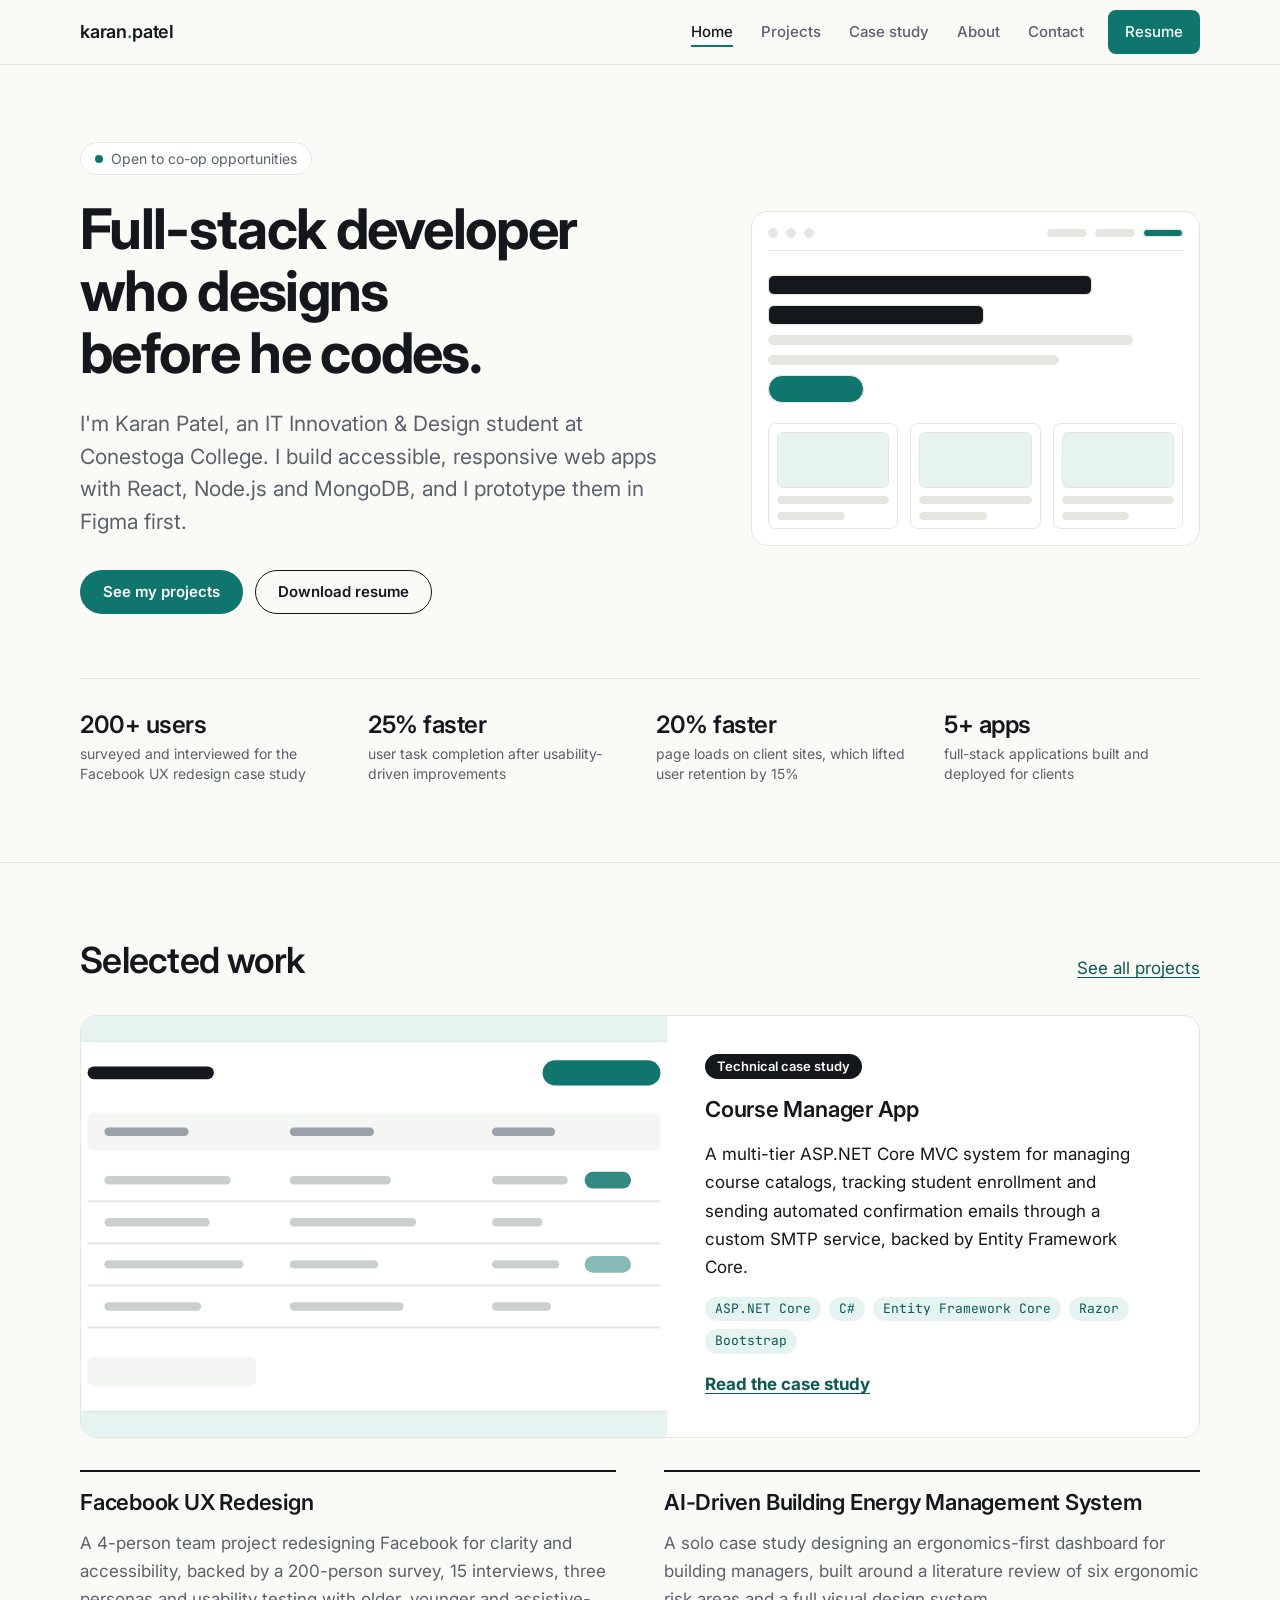
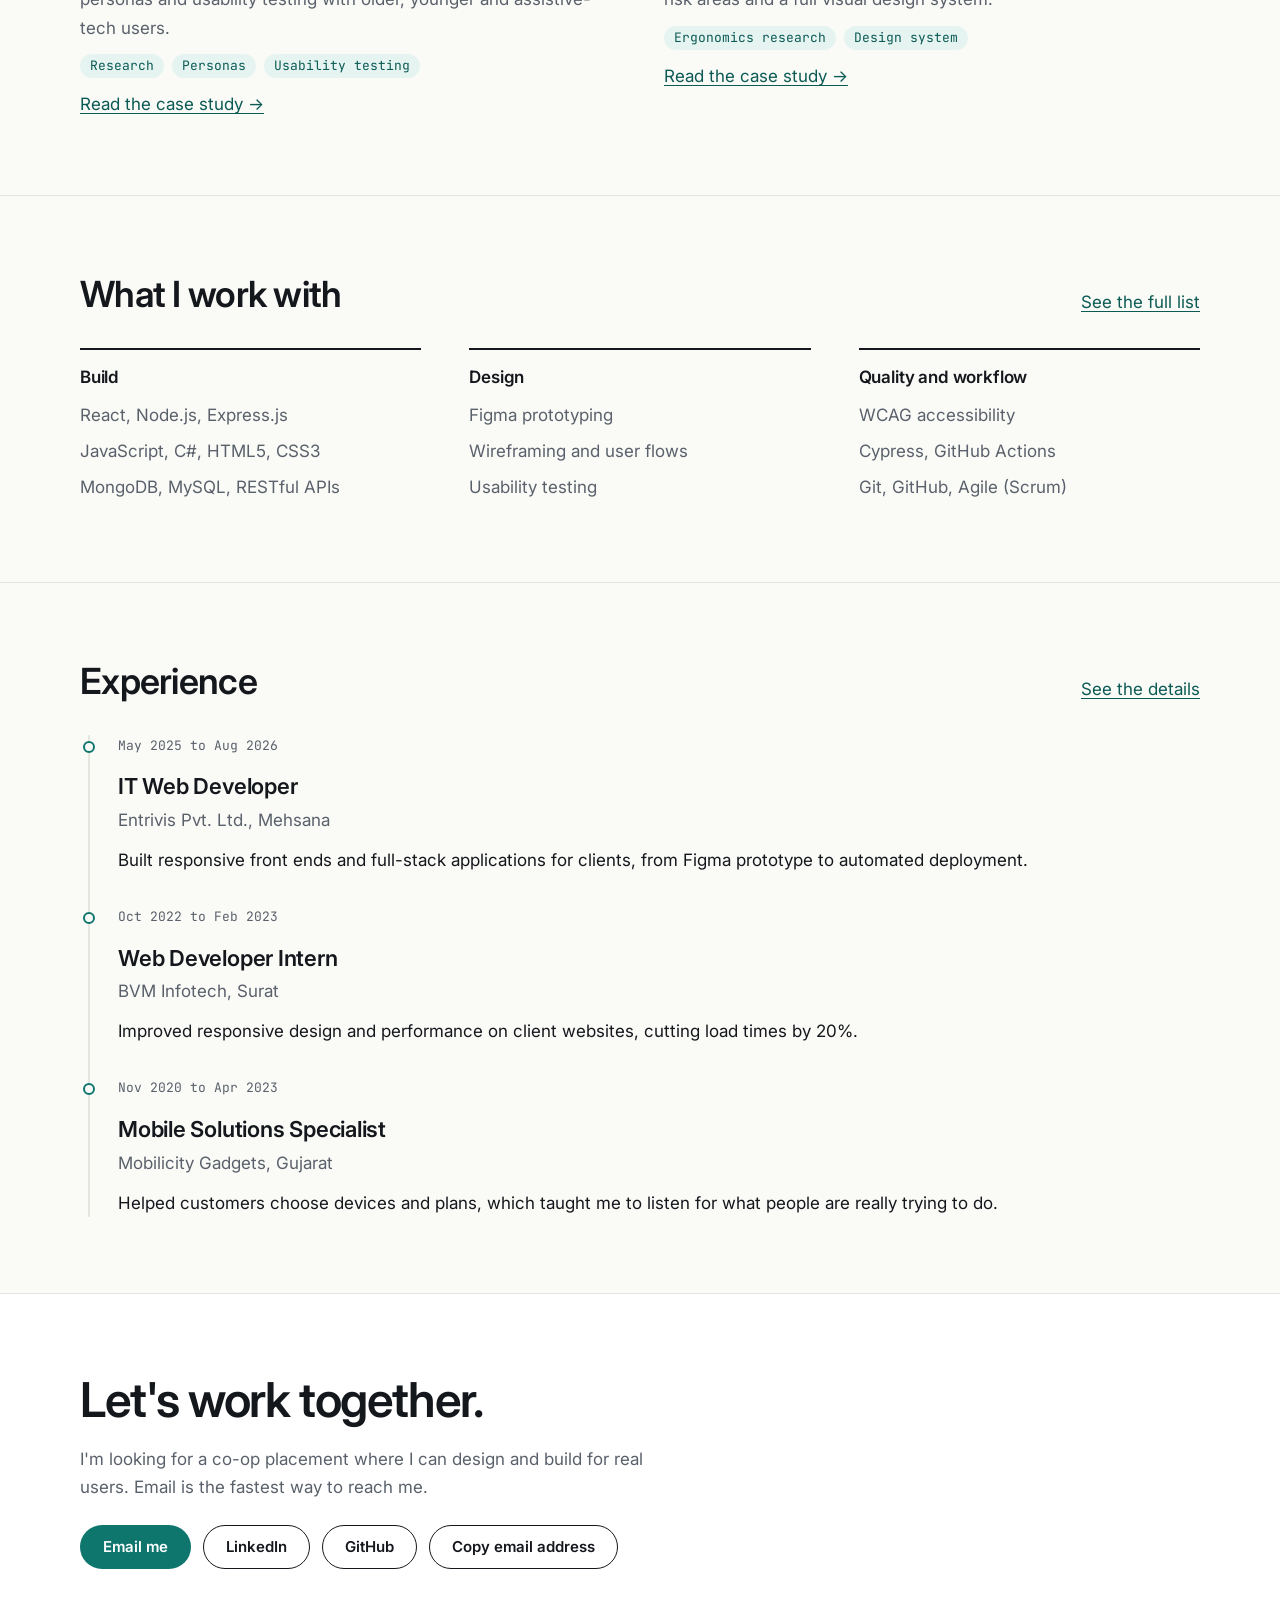
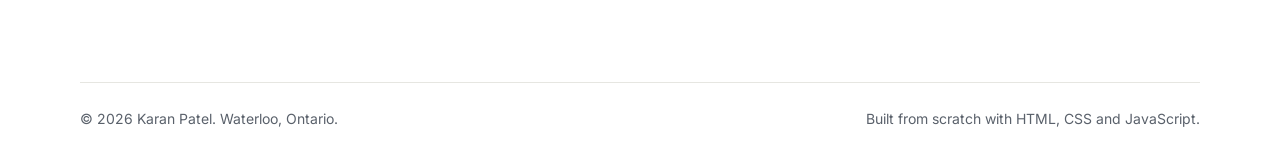
<file: index.html>
<!DOCTYPE html>
<html lang="en">
<head>
  <meta charset="utf-8">
  <meta name="viewport" content="width=device-width, initial-scale=1">
  <title>Karan Patel | Full-Stack Developer &amp; UI/UX Designer</title>
  <meta name="description" content="Karan Patel is a full-stack web developer and UI/UX designer in Waterloo, Ontario, looking for a co-op. See his React, Node.js and MongoDB projects.">
  <meta name="author" content="Karan Patel">
  <meta name="robots" content="index, follow">
  <meta name="theme-color" content="#FAFAF7">
  <link rel="canonical" href="https://github.com/karan-xi">

  <!-- Open Graph / social previews -->
  <meta property="og:type" content="website">
  <meta property="og:site_name" content="Karan Patel">
  <meta property="og:title" content="Karan Patel | Full-Stack Developer &amp; UI/UX Designer">
  <meta property="og:description" content="Karan Patel is a full-stack web developer and UI/UX designer in Waterloo, Ontario, looking for a co-op. See his React, Node.js and MongoDB projects.">
  <meta property="og:url" content="https://github.com/karan-xi">
  <meta property="og:image" content="https://github.com/karan-xi/assets/img/og-image.png">
  <meta property="og:image:alt" content="Karan Patel, full-stack developer and UI/UX designer">
  <meta name="twitter:card" content="summary_large_image">
  <meta name="twitter:title" content="Karan Patel | Full-Stack Developer &amp; UI/UX Designer">
  <meta name="twitter:description" content="Karan Patel is a full-stack web developer and UI/UX designer in Waterloo, Ontario, looking for a co-op. See his React, Node.js and MongoDB projects.">
  <meta name="twitter:image" content="https://github.com/karan-xi/assets/img/og-image.png">

  <link rel="icon" href="assets/img/favicon.svg" type="image/svg+xml">
  <link rel="apple-touch-icon" href="assets/img/apple-touch-icon.png">

  <link rel="preconnect" href="https://fonts.googleapis.com">
  <link rel="preconnect" href="https://fonts.gstatic.com" crossorigin>
  <link href="https://fonts.googleapis.com/css2?family=Inter:wght@400;500;600;700&amp;family=JetBrains+Mono:wght@400;500&amp;display=swap" rel="stylesheet">
  <link rel="stylesheet" href="css/styles.css">
  <script>document.documentElement.classList.add('js');</script>
  <script src="js/main.js" defer></script>
  <script type="application/ld+json">
  {
    "@context": "https://schema.org",
    "@type": "Person",
    "name": "Karan Patel",
    "jobTitle": "Full-Stack Web Developer and UI/UX Designer",
    "url": "https://github.com/karan-xi",
    "email": "mailto:karanpatel111203@gmail.com",
    "address": {
      "@type": "PostalAddress",
      "addressLocality": "Waterloo",
      "addressRegion": "ON",
      "addressCountry": "CA"
    },
    "alumniOf": { "@type": "CollegeOrUniversity", "name": "Conestoga College" },
    "knowsAbout": ["React", "Node.js", "MongoDB", "JavaScript", "UI/UX design", "Figma", "Web accessibility"],
    "sameAs": ["https://github.com/karan-xi", "https://www.linkedin.com/in/karan-patel-4053bb26a/"]
  }
  </script>
</head>
<body>
  <a class="skip-link" href="#main">Skip to main content</a>
  <header class="site-header">
    <div class="container header-inner">
      <a class="brand" href="index.html" aria-label="Karan Patel, home">karan<span aria-hidden="true">.</span>patel</a>
      <button class="nav-toggle" type="button" aria-label="Open navigation menu" aria-expanded="false" aria-controls="site-nav">
        <span class="nav-toggle-bars" aria-hidden="true"></span>
        <span class="nav-toggle-label">Menu</span>
      </button>
      <nav class="site-nav" id="site-nav" aria-label="Main navigation">
        <ul class="nav-list">
          <li><a href="index.html" aria-current="page">Home</a></li>
          <li><a href="projects.html">Projects</a></li>
          <li><a href="case-study.html">Case study</a></li>
          <li><a href="about.html">About</a></li>
          <li><a href="#contact">Contact</a></li>
          <li><a class="btn btn-primary" href="assets/img/Karan-Patel-Resume.pdf" download>Resume</a></li>
        </ul>
      </nav>
    </div>
  </header>

  <main id="main">
    <section class="hero" aria-labelledby="hero-title">
      <div class="container hero-grid">
        <div class="hero-copy">
          <p class="status">Open to co-op opportunities</p>
          <h1 id="hero-title">Full-stack developer who designs before he codes.</h1>
          <p class="lead">I'm Karan Patel, an IT Innovation &amp; Design student at Conestoga College. I build accessible, responsive web apps with React, Node.js and MongoDB, and I prototype them in Figma first.</p>
          <div class="actions">
            <a class="btn btn-primary" href="projects.html">See my projects</a>
            <a class="btn btn-secondary" href="assets/img/Karan-Patel-Resume.pdf" download>Download resume</a>
          </div>
        </div>

        <!-- Decorative: a wireframe that fills in to become a finished interface -->
        <div class="wire" aria-hidden="true">
          <div class="wire-bar">
            <span class="wb" style="--fill:#e6e6e1;--d:.1s"></span>
            <span class="wb" style="--fill:#e6e6e1;--d:.15s"></span>
            <span class="wb" style="--fill:#e6e6e1;--d:.2s"></span>
            <span class="wb wb--nav wb--push" style="--fill:#e6e6e1;--d:.25s"></span>
            <span class="wb wb--nav" style="--fill:#e6e6e1;--d:.3s"></span>
            <span class="wb wb--nav" style="--fill:#0f766e;--d:.35s"></span>
          </div>
          <div class="wire-hero">
            <span class="wb wb--h" style="--fill:#14171c;--d:.5s;width:78%"></span>
            <span class="wb wb--h" style="--fill:#14171c;--d:.6s;width:52%"></span>
            <span class="wb wb--line" style="--fill:#e6e6e1;--d:.7s;width:88%"></span>
            <span class="wb wb--line" style="--fill:#e6e6e1;--d:.75s;width:70%"></span>
            <span class="wb wb--btn" style="--fill:#0f766e;--d:.9s"></span>
          </div>
          <div class="wire-cards">
            <div class="wire-card"><span class="wb wb--thumb" style="--fill:#e6f4f1;--d:1.1s"></span><span class="wb wb--line" style="--fill:#e6e6e1;--d:1.2s"></span><span class="wb wb--line" style="--fill:#e6e6e1;--d:1.25s;width:60%"></span></div>
            <div class="wire-card"><span class="wb wb--thumb" style="--fill:#e6f4f1;--d:1.3s"></span><span class="wb wb--line" style="--fill:#e6e6e1;--d:1.4s"></span><span class="wb wb--line" style="--fill:#e6e6e1;--d:1.45s;width:60%"></span></div>
            <div class="wire-card"><span class="wb wb--thumb" style="--fill:#e6f4f1;--d:1.5s"></span><span class="wb wb--line" style="--fill:#e6e6e1;--d:1.6s"></span><span class="wb wb--line" style="--fill:#e6e6e1;--d:1.65s;width:60%"></span></div>
          </div>
        </div>
      </div>

      <div class="container">
        <ul class="facts">
          <li><strong>200+ users</strong><span>surveyed and interviewed for the Facebook UX redesign case study</span></li>
          <li><strong>25% faster</strong><span>user task completion after usability-driven improvements</span></li>
          <li><strong>20% faster</strong><span>page loads on client sites, which lifted user retention by 15%</span></li>
          <li><strong>5+ apps</strong><span>full-stack applications built and deployed for clients</span></li>
        </ul>
      </div>
    </section>

    <section class="section section--ruled" aria-labelledby="work-title">
      <div class="container">
        <div class="section-head">
          <h2 id="work-title">Selected work</h2>
          <a href="projects.html">See all projects</a>
        </div>

        <article class="feature">
          <img src="assets/img/project-course.svg" width="640" height="400" alt="Illustration of a course management table with sortable columns and status labels" loading="lazy">
          <div class="feature-body">
            <span class="badge">Technical case study</span>
            <h3>Course Manager App</h3>
            <p>A multi-tier ASP.NET Core MVC system for managing course catalogs, tracking student enrollment and sending automated confirmation emails through a custom SMTP service, backed by Entity Framework Core.</p>
            <ul class="tags" aria-label="Technologies">
              <li>ASP.NET Core</li><li>C#</li><li>Entity Framework Core</li><li>Razor</li><li>Bootstrap</li>
            </ul>
            <p><a href="case-study-course-manager.html"><strong>Read the case study</strong></a></p>
          </div>
        </article>

        <div class="pair">
          <article class="mini">
            <h3>Facebook UX Redesign</h3>
            <p>A 4-person team project redesigning Facebook for clarity and accessibility, backed by a 200-person survey, 15 interviews, three personas and usability testing with older, younger and assistive-tech users.</p>
            <ul class="tags" aria-label="Methods"><li>Research</li><li>Personas</li><li>Usability testing</li></ul>
            <p><a href="case-study-facebook.html">Read the case study &rarr;</a></p>
          </article>
          <article class="mini">
            <h3>AI-Driven Building Energy Management System</h3>
            <p>A solo case study designing an ergonomics-first dashboard for building managers, built around a literature review of six ergonomic risk areas and a full visual design system.</p>
            <ul class="tags" aria-label="Methods"><li>Ergonomics research</li><li>Design system</li></ul>
            <p><a href="case-study-bems.html">Read the case study &rarr;</a></p>
          </article>
        </div>
      </div>
    </section>

    <section class="section section--ruled" aria-labelledby="skills-title">
      <div class="container">
        <div class="section-head">
          <h2 id="skills-title">What I work with</h2>
          <a href="about.html#skills">See the full list</a>
        </div>
        <div class="skills">
          <div class="skill-group">
            <h3>Build</h3>
            <ul class="plain-list"><li>React, Node.js, Express.js</li><li>JavaScript, C#, HTML5, CSS3</li><li>MongoDB, MySQL, RESTful APIs</li></ul>
          </div>
          <div class="skill-group">
            <h3>Design</h3>
            <ul class="plain-list"><li>Figma prototyping</li><li>Wireframing and user flows</li><li>Usability testing</li></ul>
          </div>
          <div class="skill-group">
            <h3>Quality and workflow</h3>
            <ul class="plain-list"><li>WCAG accessibility</li><li>Cypress, GitHub Actions</li><li>Git, GitHub, Agile (Scrum)</li></ul>
          </div>
        </div>
      </div>
    </section>

    <section class="section section--ruled" aria-labelledby="exp-title">
      <div class="container">
        <div class="section-head">
          <h2 id="exp-title">Experience</h2>
          <a href="about.html#experience">See the details</a>
        </div>
        <ol class="timeline">
          <li>
            <p class="when"><time datetime="2025-05">May 2025</time> to <time datetime="2026-08">Aug 2026</time></p>
            <h3>IT Web Developer</h3>
            <p class="org">Entrivis Pvt. Ltd., Mehsana</p>
            <p>Built responsive front ends and full-stack applications for clients, from Figma prototype to automated deployment.</p>
          </li>
          <li>
            <p class="when"><time datetime="2022-10">Oct 2022</time> to <time datetime="2023-02">Feb 2023</time></p>
            <h3>Web Developer Intern</h3>
            <p class="org">BVM Infotech, Surat</p>
            <p>Improved responsive design and performance on client websites, cutting load times by 20%.</p>
          </li>
          <li>
            <p class="when"><time datetime="2020-11">Nov 2020</time> to <time datetime="2023-04">Apr 2023</time></p>
            <h3>Mobile Solutions Specialist</h3>
            <p class="org">Mobilicity Gadgets, Gujarat</p>
            <p>Helped customers choose devices and plans, which taught me to listen for what people are really trying to do.</p>
          </li>
        </ol>
      </div>
    </section>
  </main>

  <footer class="site-footer" id="contact">
    <div class="container contact">
      <h2>Let's work together.</h2>
      <p>I'm looking for a co-op placement where I can design and build for real users. Email is the fastest way to reach me.</p>
      <div class="actions">
        <a class="btn btn-primary" href="mailto:karanpatel111203@gmail.com">Email me</a>
        <a class="btn btn-secondary" href="https://www.linkedin.com/in/karan-patel-4053bb26a/" rel="noopener">LinkedIn</a>
        <a class="btn btn-secondary" href="https://github.com/karan-xi" rel="noopener">GitHub</a>
        <button class="btn btn-secondary" type="button" data-copy="karanpatel111203@gmail.com" hidden>Copy email address</button>
      </div>
      <span class="copy-status" role="status" aria-live="polite" data-copy-status></span>
    </div>
    <div class="container footer-bar">
      <p>&copy; <span data-year>2026</span> Karan Patel. Waterloo, Ontario.</p>
      <p>Built from scratch with HTML, CSS and JavaScript.</p>
    </div>
  </footer>
</body>
</html>
</file>
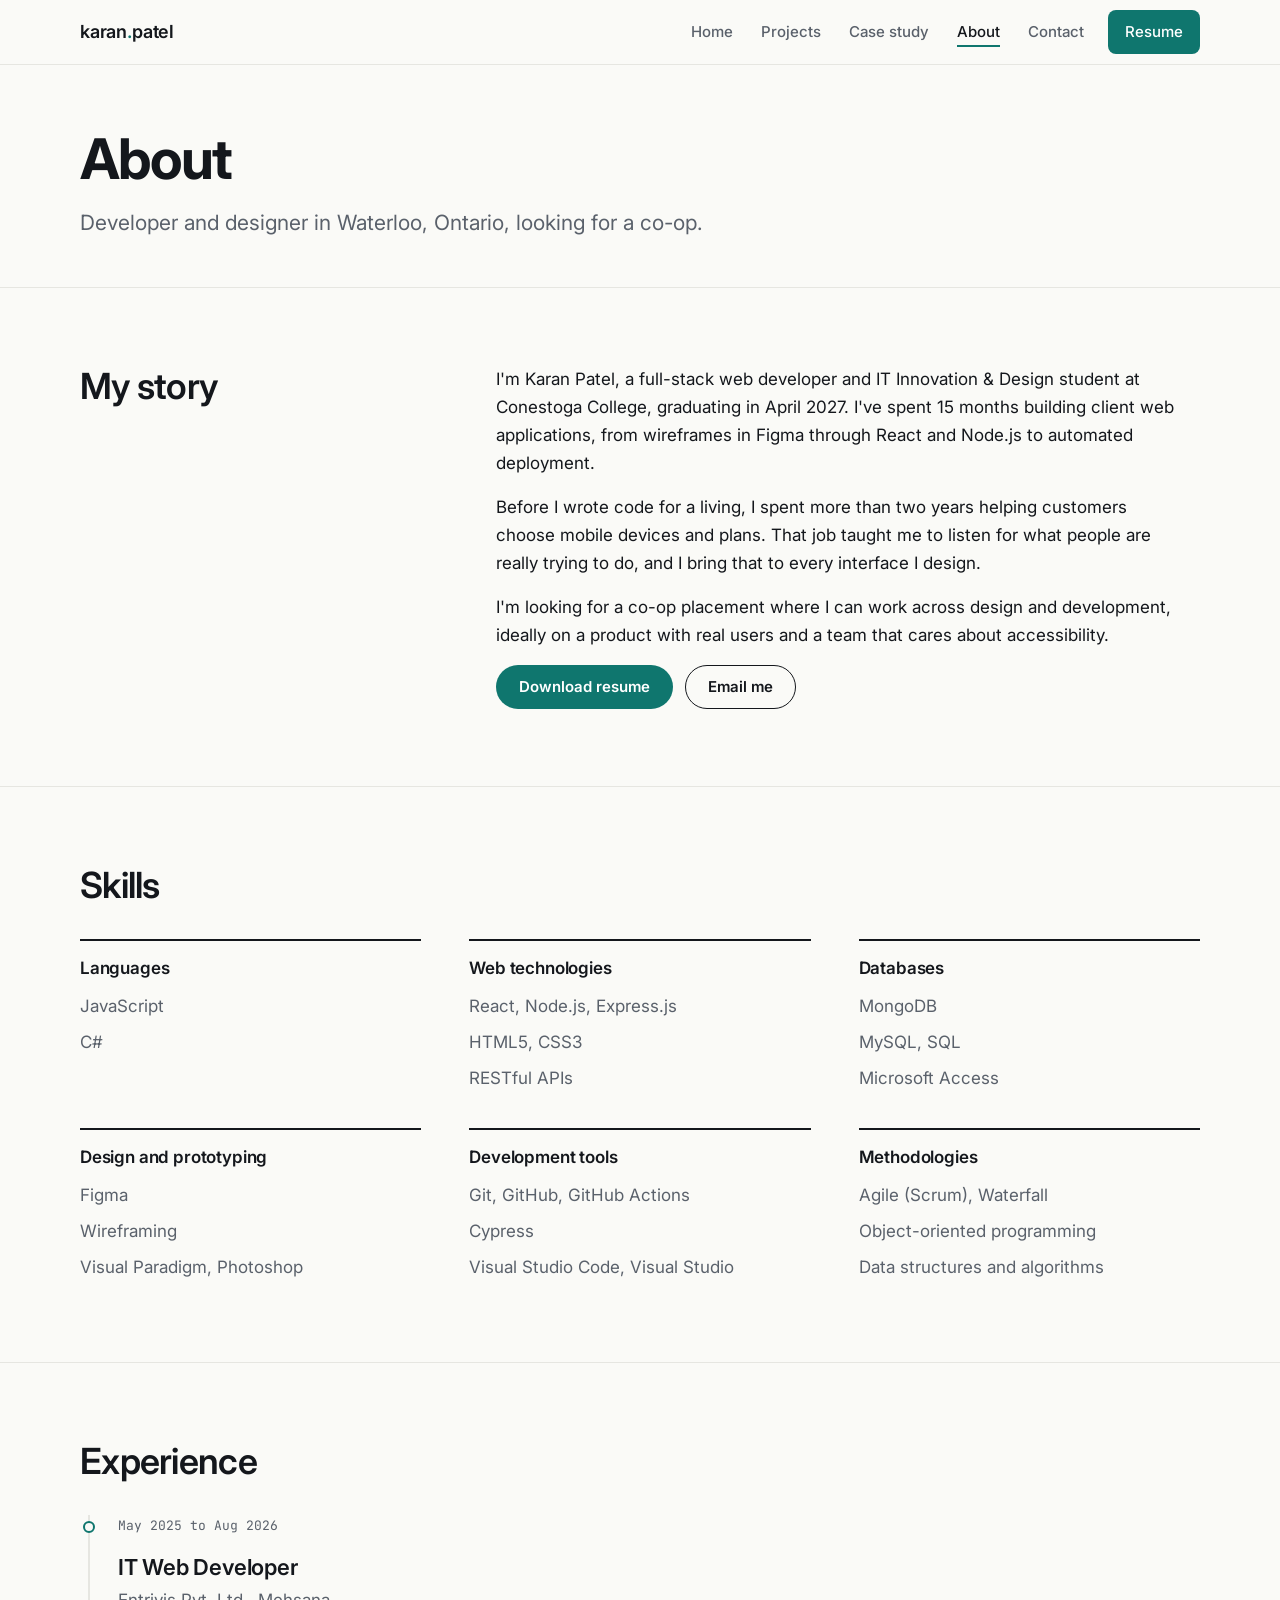
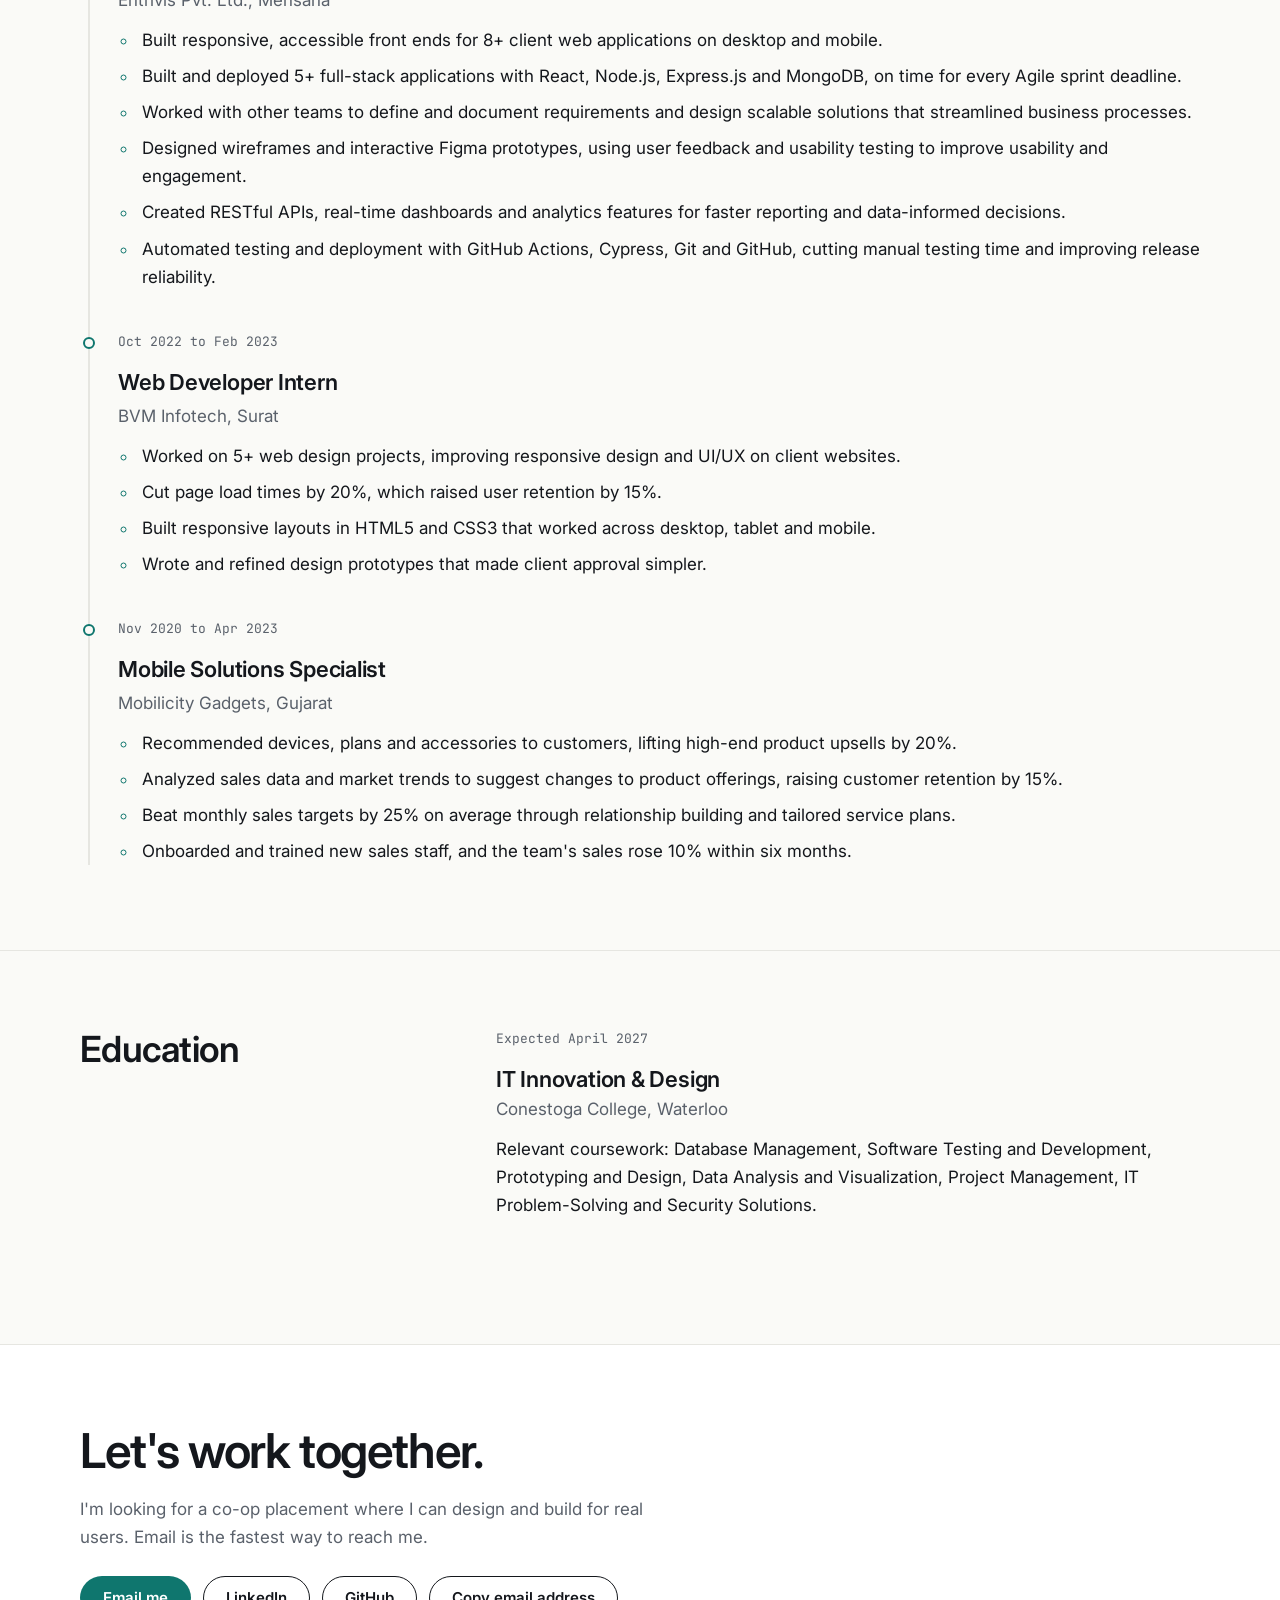
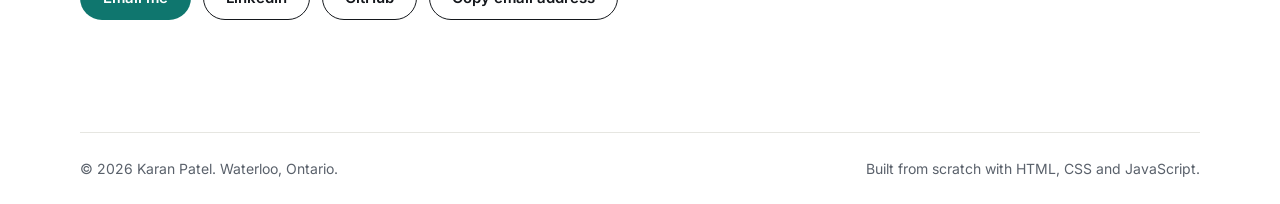
<file: about.html>
<!DOCTYPE html>
<html lang="en">
<head>
  <meta charset="utf-8">
  <meta name="viewport" content="width=device-width, initial-scale=1">
  <title>About Karan Patel | Full-Stack Developer &amp; UI/UX Designer</title>
  <meta name="description" content="About Karan Patel: a Conestoga College IT Innovation and Design student with 15 months of experience building accessible React, Node.js and MongoDB applications.">
  <meta name="author" content="Karan Patel">
  <meta name="robots" content="index, follow">
  <meta name="theme-color" content="#FAFAF7">
  <link rel="canonical" href="https://karan-xi.github.io/about.html">

  <!-- Open Graph / social previews -->
  <meta property="og:type" content="website">
  <meta property="og:site_name" content="Karan Patel">
  <meta property="og:title" content="About Karan Patel | Full-Stack Developer &amp; UI/UX Designer">
  <meta property="og:description" content="About Karan Patel: a Conestoga College IT Innovation and Design student with 15 months of experience building accessible React, Node.js and MongoDB applications.">
  <meta property="og:url" content="https://karan-xi.github.io/about.html">
  <meta property="og:image" content="https://karan-xi.github.io/assets/img/og-image.png">
  <meta property="og:image:alt" content="Karan Patel, full-stack developer and UI/UX designer">
  <meta name="twitter:card" content="summary_large_image">
  <meta name="twitter:title" content="About Karan Patel | Full-Stack Developer &amp; UI/UX Designer">
  <meta name="twitter:description" content="About Karan Patel: a Conestoga College IT Innovation and Design student with 15 months of experience building accessible React, Node.js and MongoDB applications.">
  <meta name="twitter:image" content="https://karan-xi.github.io/assets/img/og-image.png">

  <link rel="icon" href="assets/img/favicon.svg" type="image/svg+xml">
  <link rel="apple-touch-icon" href="assets/img/apple-touch-icon.png">

  <link rel="preconnect" href="https://fonts.googleapis.com">
  <link rel="preconnect" href="https://fonts.gstatic.com" crossorigin>
  <link href="https://fonts.googleapis.com/css2?family=Inter:wght@400;500;600;700&amp;family=JetBrains+Mono:wght@400;500&amp;display=swap" rel="stylesheet">
  <link rel="stylesheet" href="css/styles.css">
  <script>document.documentElement.classList.add('js');</script>
  <script src="js/main.js" defer></script>
  <script type="application/ld+json">
  {
    "@context": "https://schema.org",
    "@type": "Person",
    "name": "Karan Patel",
    "jobTitle": "Full-Stack Web Developer and UI/UX Designer",
    "url": "https://karan-xi.github.io/",
    "email": "mailto:karanpatel111203@gmail.com",
    "address": {
      "@type": "PostalAddress",
      "addressLocality": "Waterloo",
      "addressRegion": "ON",
      "addressCountry": "CA"
    },
    "alumniOf": { "@type": "CollegeOrUniversity", "name": "Conestoga College" },
    "knowsAbout": ["React", "Node.js", "MongoDB", "JavaScript", "UI/UX design", "Figma", "Web accessibility"],
    "sameAs": ["https://github.com/karan-xi", "https://www.linkedin.com/in/karan-patel-4053bb26a/"]
  }
  </script>
</head>
<body>
  <a class="skip-link" href="#main">Skip to main content</a>
  <header class="site-header">
    <div class="container header-inner">
      <a class="brand" href="index.html" aria-label="Karan Patel, home">karan<span aria-hidden="true">.</span>patel</a>
      <button class="nav-toggle" type="button" aria-label="Open navigation menu" aria-expanded="false" aria-controls="site-nav">
        <span class="nav-toggle-bars" aria-hidden="true"></span>
        <span class="nav-toggle-label">Menu</span>
      </button>
      <nav class="site-nav" id="site-nav" aria-label="Main navigation">
        <ul class="nav-list">
          <li><a href="index.html">Home</a></li>
          <li><a href="projects.html">Projects</a></li>
          <li><a href="case-study.html">Case study</a></li>
          <li><a href="about.html" aria-current="page">About</a></li>
          <li><a href="#contact">Contact</a></li>
          <li><a class="btn btn-primary" href="assets/img/Karan-Patel-Resume.pdf" download>Resume</a></li>
        </ul>
      </nav>
    </div>
  </header>

  <main id="main">
    <div class="container page-head">
      <h1>About</h1>
      <p class="lead">Developer and designer in Waterloo, Ontario, looking for a co-op.</p>
    </div>

    <section class="section section--ruled" aria-labelledby="story-h">
      <div class="container about-grid">
        <h2 id="story-h">My story</h2>
        <div class="story">
          <p>I'm Karan Patel, a full-stack web developer and IT Innovation &amp; Design student at Conestoga College, graduating in April 2027. I've spent 15 months building client web applications, from wireframes in Figma through React and Node.js to automated deployment.</p>
          <p>Before I wrote code for a living, I spent more than two years helping customers choose mobile devices and plans. That job taught me to listen for what people are really trying to do, and I bring that to every interface I design.</p>
          <p>I'm looking for a co-op placement where I can work across design and development, ideally on a product with real users and a team that cares about accessibility.</p>
          <div class="actions">
            <a class="btn btn-primary" href="assets/img/Karan-Patel-Resume.pdf" download>Download resume</a>
            <a class="btn btn-secondary" href="mailto:karanpatel111203@gmail.com">Email me</a>
          </div>
        </div>
      </div>
    </section>

    <section class="section section--ruled" id="skills" aria-labelledby="skills-h">
      <div class="container">
        <div class="section-head"><h2 id="skills-h">Skills</h2></div>
        <div class="skills">
          <div class="skill-group"><h3>Languages</h3><ul class="plain-list"><li>JavaScript</li><li>C#</li></ul></div>
          <div class="skill-group"><h3>Web technologies</h3><ul class="plain-list"><li>React, Node.js, Express.js</li><li>HTML5, CSS3</li><li>RESTful APIs</li></ul></div>
          <div class="skill-group"><h3>Databases</h3><ul class="plain-list"><li>MongoDB</li><li>MySQL, SQL</li><li>Microsoft Access</li></ul></div>
          <div class="skill-group"><h3>Design and prototyping</h3><ul class="plain-list"><li>Figma</li><li>Wireframing</li><li>Visual Paradigm, Photoshop</li></ul></div>
          <div class="skill-group"><h3>Development tools</h3><ul class="plain-list"><li>Git, GitHub, GitHub Actions</li><li>Cypress</li><li>Visual Studio Code, Visual Studio</li></ul></div>
          <div class="skill-group"><h3>Methodologies</h3><ul class="plain-list"><li>Agile (Scrum), Waterfall</li><li>Object-oriented programming</li><li>Data structures and algorithms</li></ul></div>
        </div>
      </div>
    </section>

    <section class="section section--ruled" id="experience" aria-labelledby="experience-h">
      <div class="container">
        <div class="section-head"><h2 id="experience-h">Experience</h2></div>
        <ol class="timeline">
          <li>
            <p class="when"><time datetime="2025-05">May 2025</time> to <time datetime="2026-08">Aug 2026</time></p>
            <h3>IT Web Developer</h3>
            <p class="org">Entrivis Pvt. Ltd., Mehsana</p>
            <ul class="bullets">
              <li>Built responsive, accessible front ends for 8+ client web applications on desktop and mobile.</li>
              <li>Built and deployed 5+ full-stack applications with React, Node.js, Express.js and MongoDB, on time for every Agile sprint deadline.</li>
              <li>Worked with other teams to define and document requirements and design scalable solutions that streamlined business processes.</li>
              <li>Designed wireframes and interactive Figma prototypes, using user feedback and usability testing to improve usability and engagement.</li>
              <li>Created RESTful APIs, real-time dashboards and analytics features for faster reporting and data-informed decisions.</li>
              <li>Automated testing and deployment with GitHub Actions, Cypress, Git and GitHub, cutting manual testing time and improving release reliability.</li>
            </ul>
          </li>
          <li>
            <p class="when"><time datetime="2022-10">Oct 2022</time> to <time datetime="2023-02">Feb 2023</time></p>
            <h3>Web Developer Intern</h3>
            <p class="org">BVM Infotech, Surat</p>
            <ul class="bullets">
              <li>Worked on 5+ web design projects, improving responsive design and UI/UX on client websites.</li>
              <li>Cut page load times by 20%, which raised user retention by 15%.</li>
              <li>Built responsive layouts in HTML5 and CSS3 that worked across desktop, tablet and mobile.</li>
              <li>Wrote and refined design prototypes that made client approval simpler.</li>
            </ul>
          </li>
          <li>
            <p class="when"><time datetime="2020-11">Nov 2020</time> to <time datetime="2023-04">Apr 2023</time></p>
            <h3>Mobile Solutions Specialist</h3>
            <p class="org">Mobilicity Gadgets, Gujarat</p>
            <ul class="bullets">
              <li>Recommended devices, plans and accessories to customers, lifting high-end product upsells by 20%.</li>
              <li>Analyzed sales data and market trends to suggest changes to product offerings, raising customer retention by 15%.</li>
              <li>Beat monthly sales targets by 25% on average through relationship building and tailored service plans.</li>
              <li>Onboarded and trained new sales staff, and the team's sales rose 10% within six months.</li>
            </ul>
          </li>
        </ol>
      </div>
    </section>

    <section class="section section--ruled" aria-labelledby="education-h">
      <div class="container about-grid">
        <h2 id="education-h">Education</h2>
        <div class="detail">
          <p class="when">Expected <time datetime="2027-04">April 2027</time></p>
          <h3>IT Innovation &amp; Design</h3>
          <p class="org">Conestoga College, Waterloo</p>
          <p>Relevant coursework: Database Management, Software Testing and Development, Prototyping and Design, Data Analysis and Visualization, Project Management, IT Problem-Solving and Security Solutions.</p>
        </div>
      </div>
    </section>
  </main>

  <footer class="site-footer" id="contact">
    <div class="container contact">
      <h2>Let's work together.</h2>
      <p>I'm looking for a co-op placement where I can design and build for real users. Email is the fastest way to reach me.</p>
      <div class="actions">
        <a class="btn btn-primary" href="mailto:karanpatel111203@gmail.com">Email me</a>
        <a class="btn btn-secondary" href="https://www.linkedin.com/in/karan-patel-4053bb26a/" rel="noopener">LinkedIn</a>
        <a class="btn btn-secondary" href="https://github.com/karan-xi" rel="noopener">GitHub</a>
        <button class="btn btn-secondary" type="button" data-copy="karanpatel111203@gmail.com" hidden>Copy email address</button>
      </div>
      <span class="copy-status" role="status" aria-live="polite" data-copy-status></span>
    </div>
    <div class="container footer-bar">
      <p>&copy; <span data-year>2026</span> Karan Patel. Waterloo, Ontario.</p>
      <p>Built from scratch with HTML, CSS and JavaScript.</p>
    </div>
  </footer>
</body>
</html>
</file>
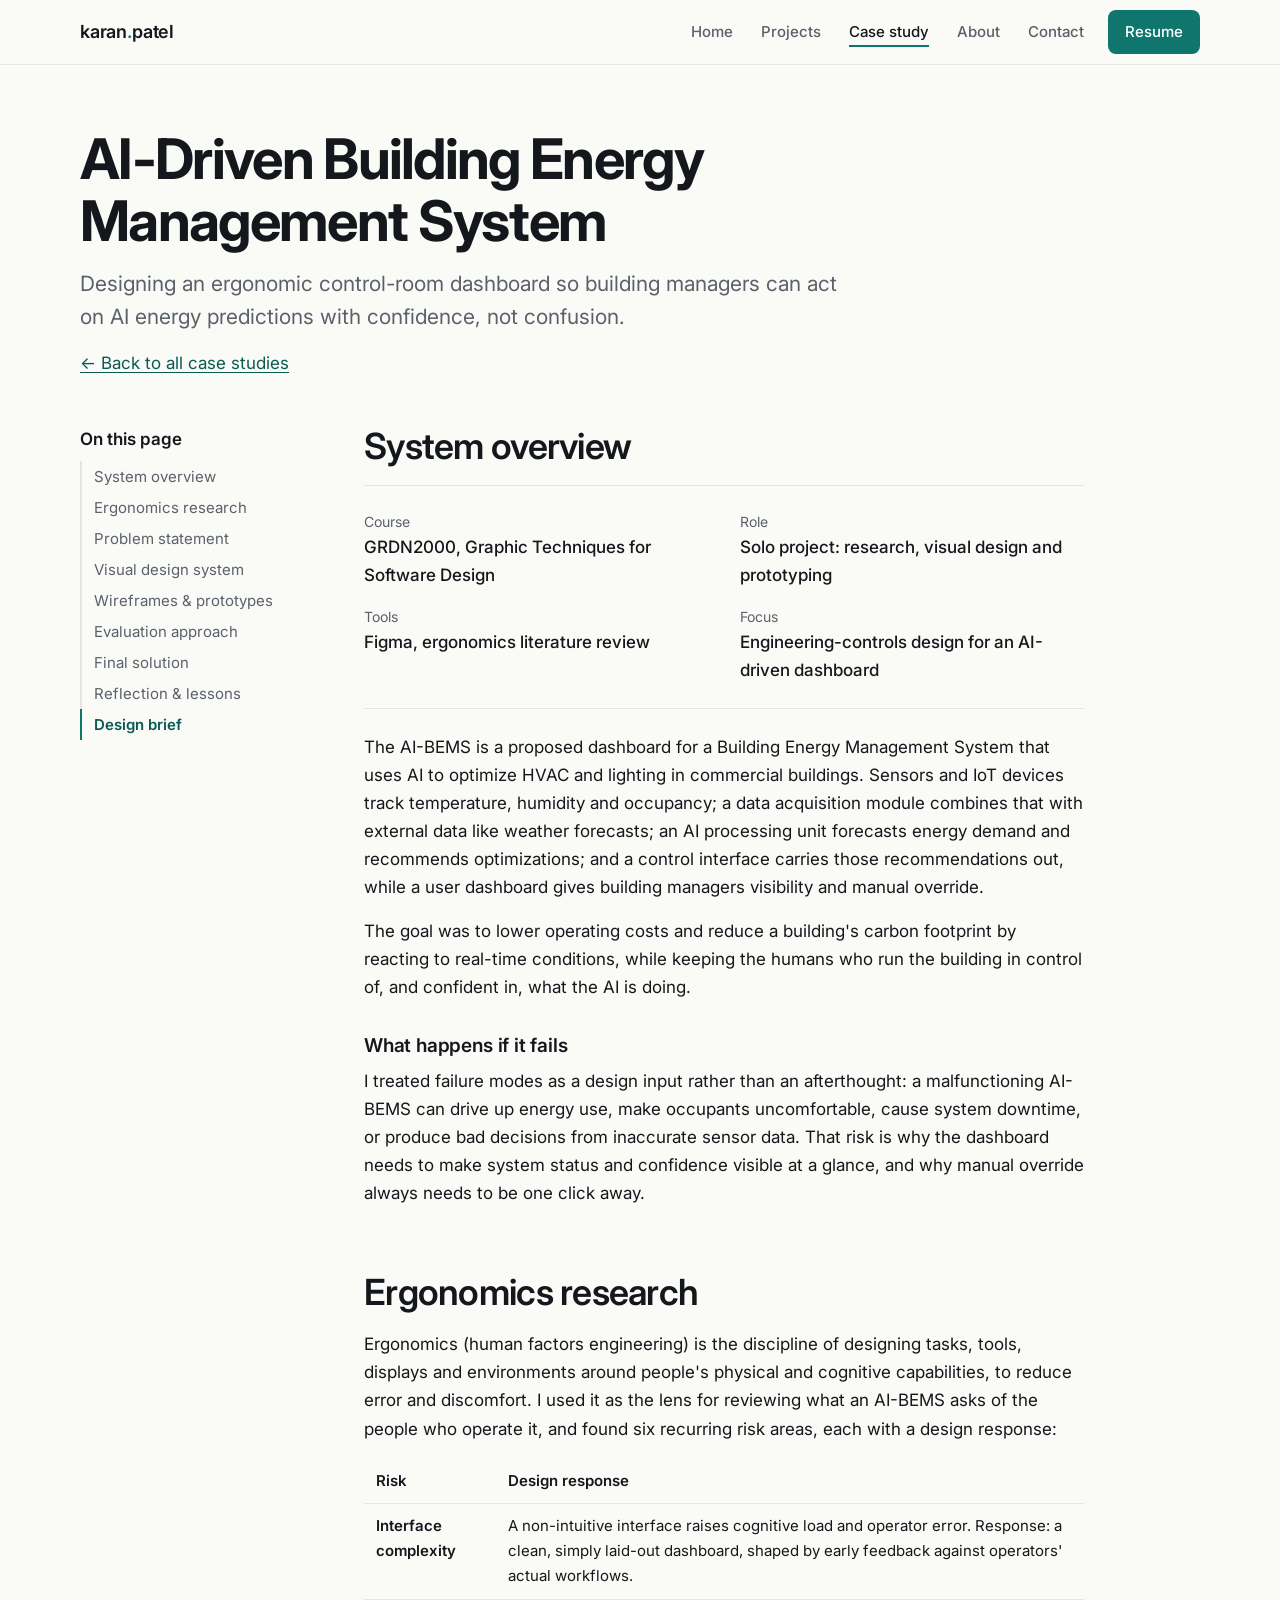
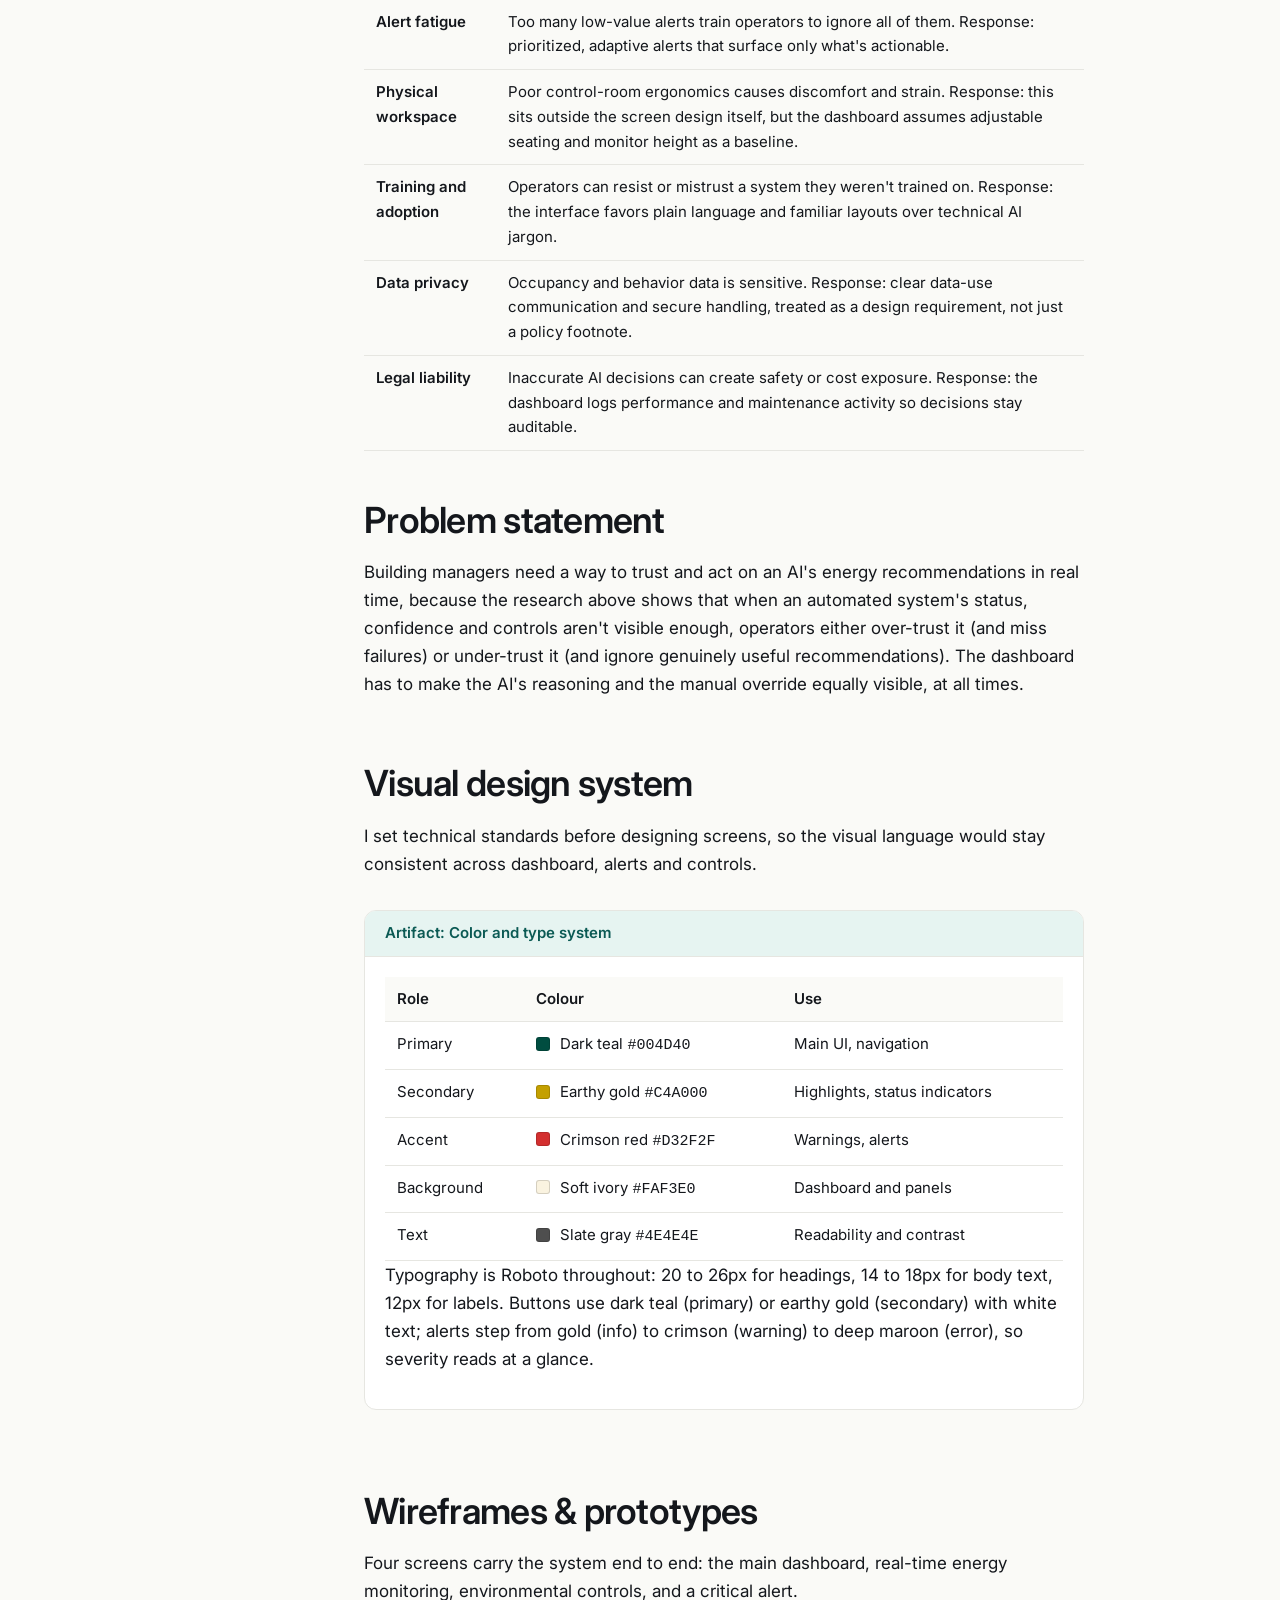
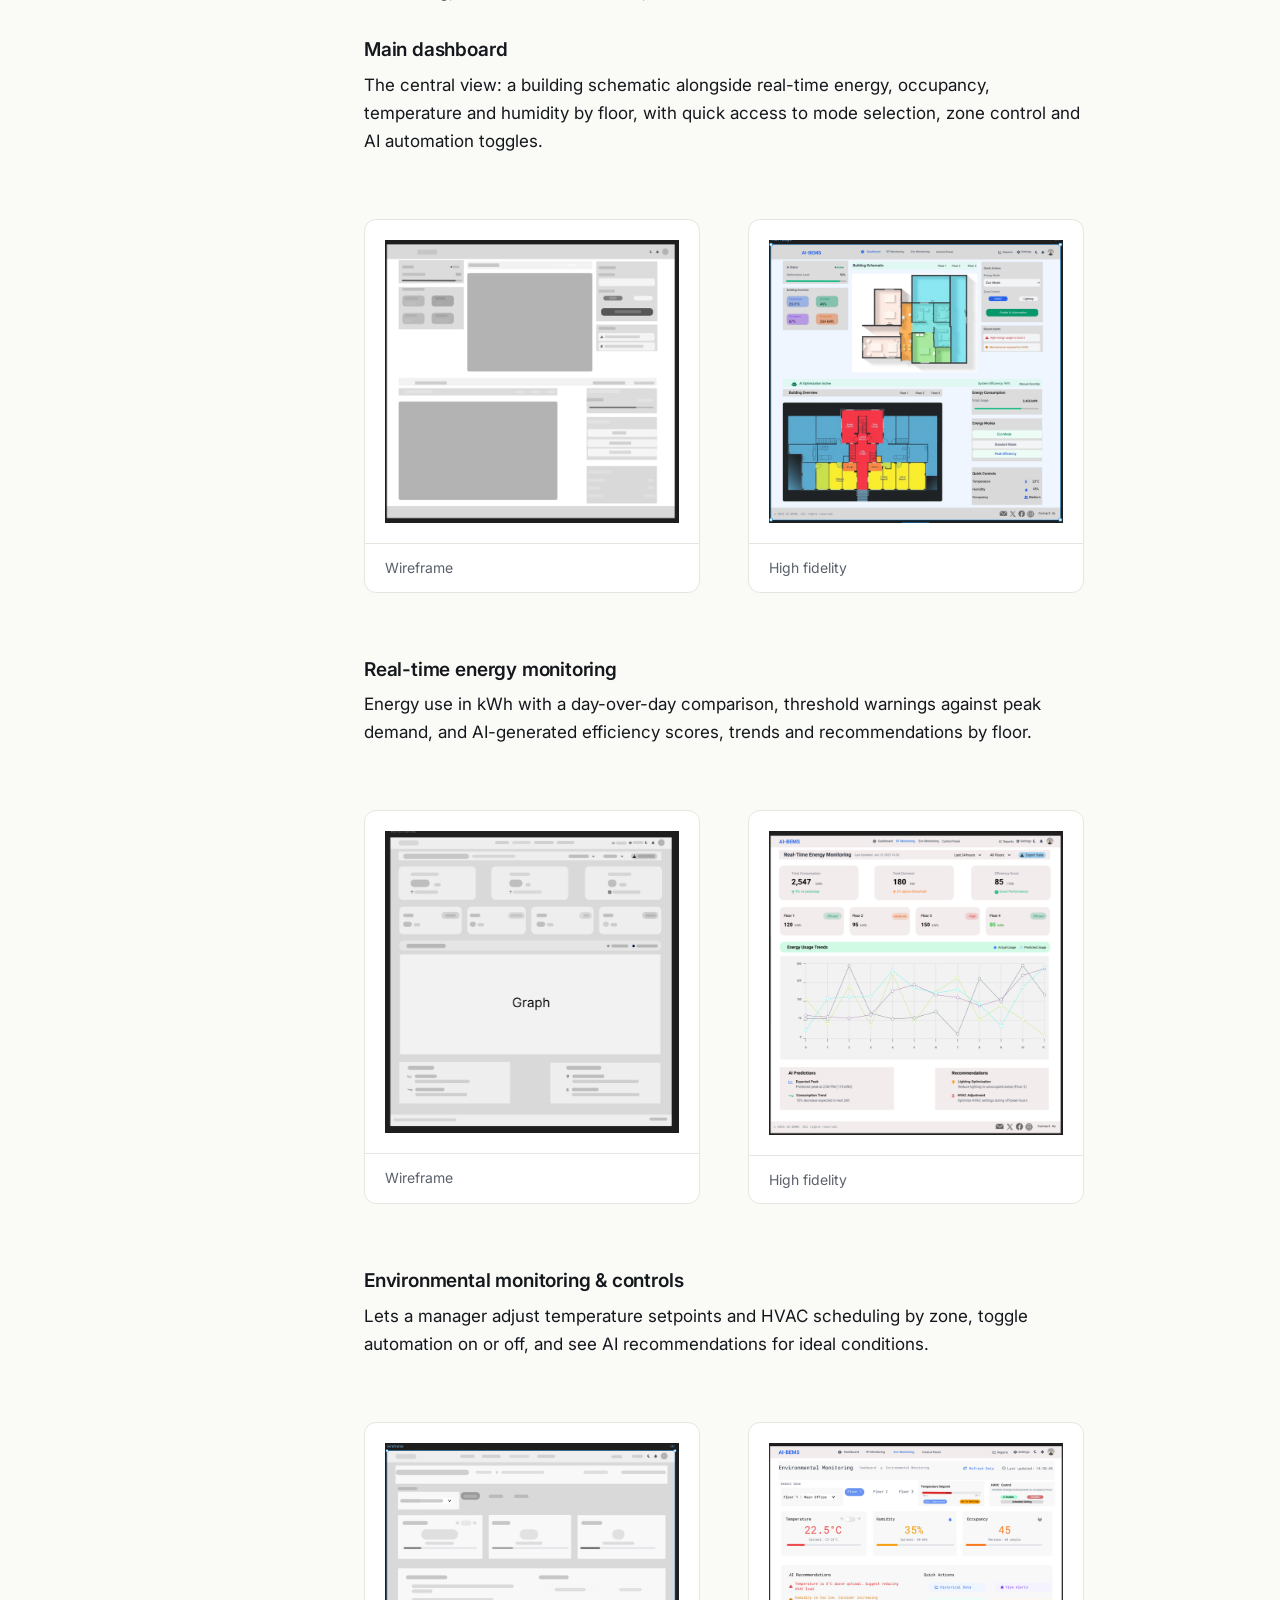
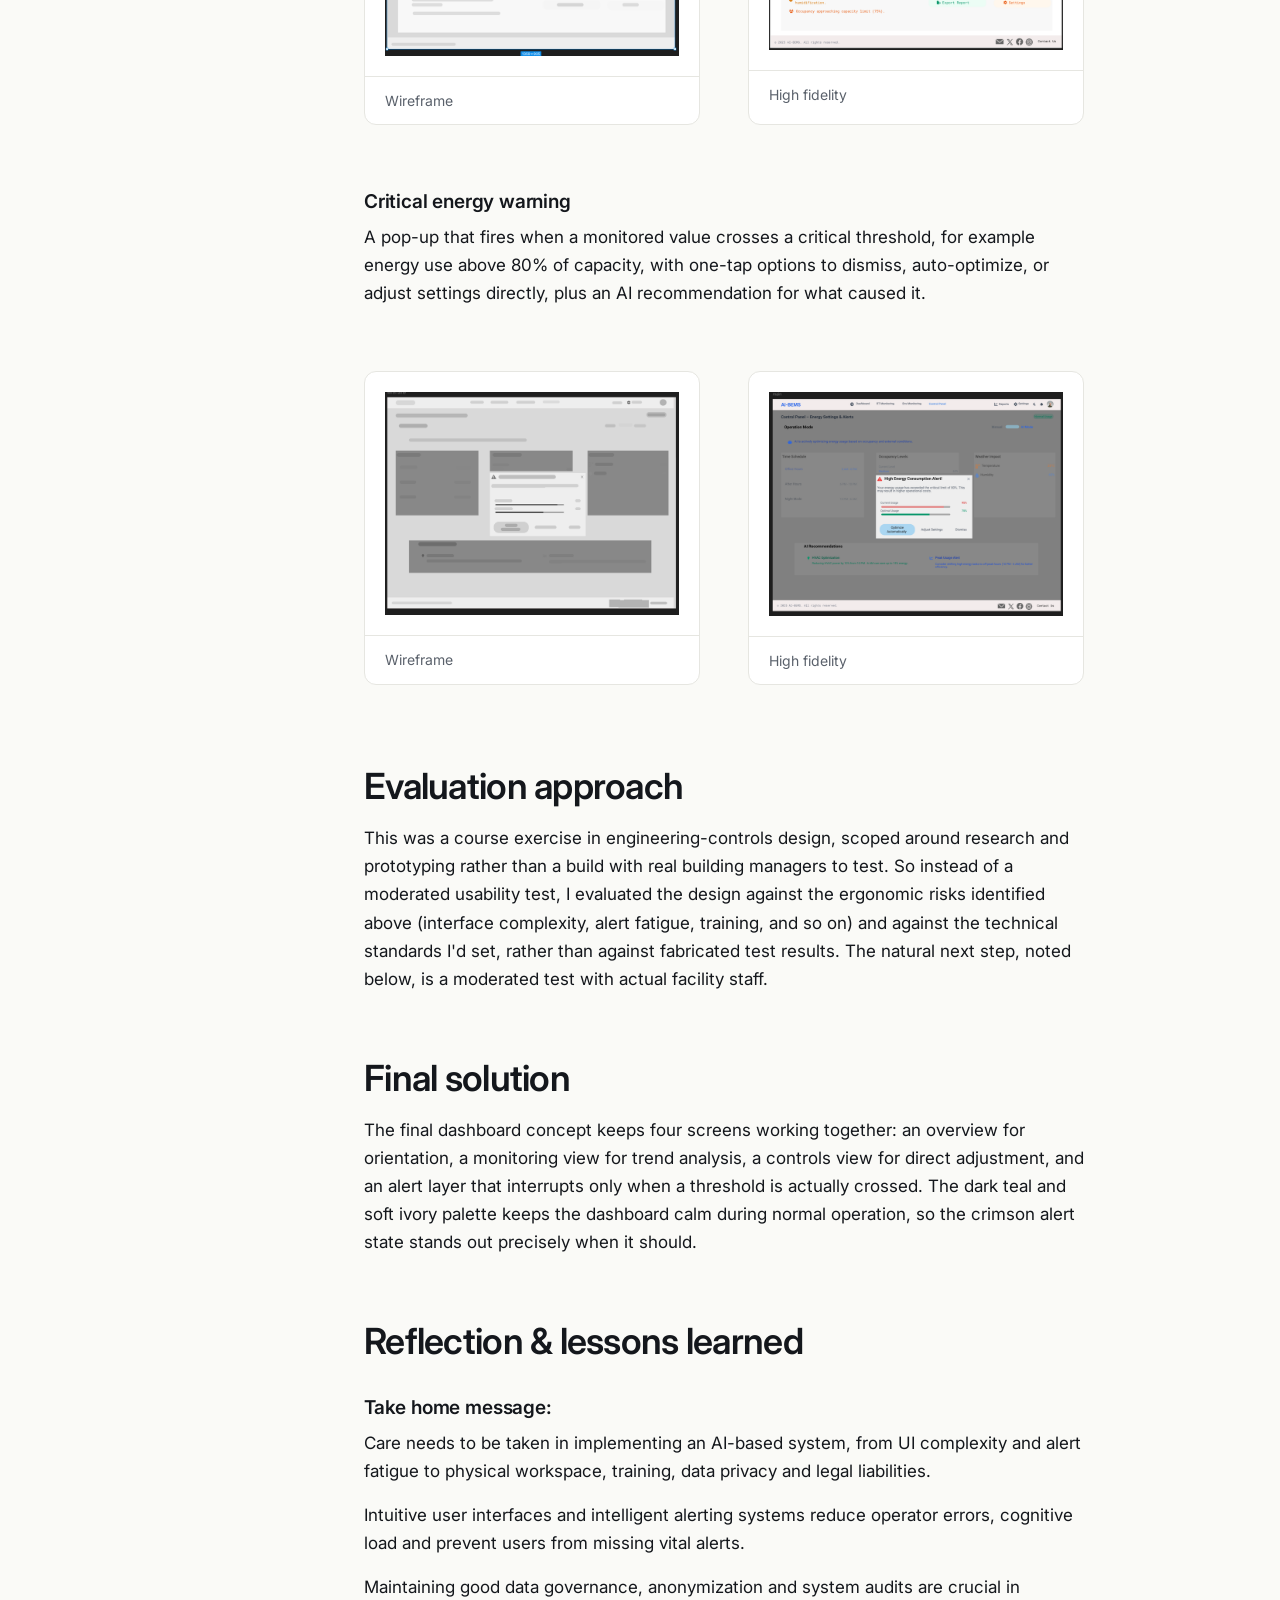
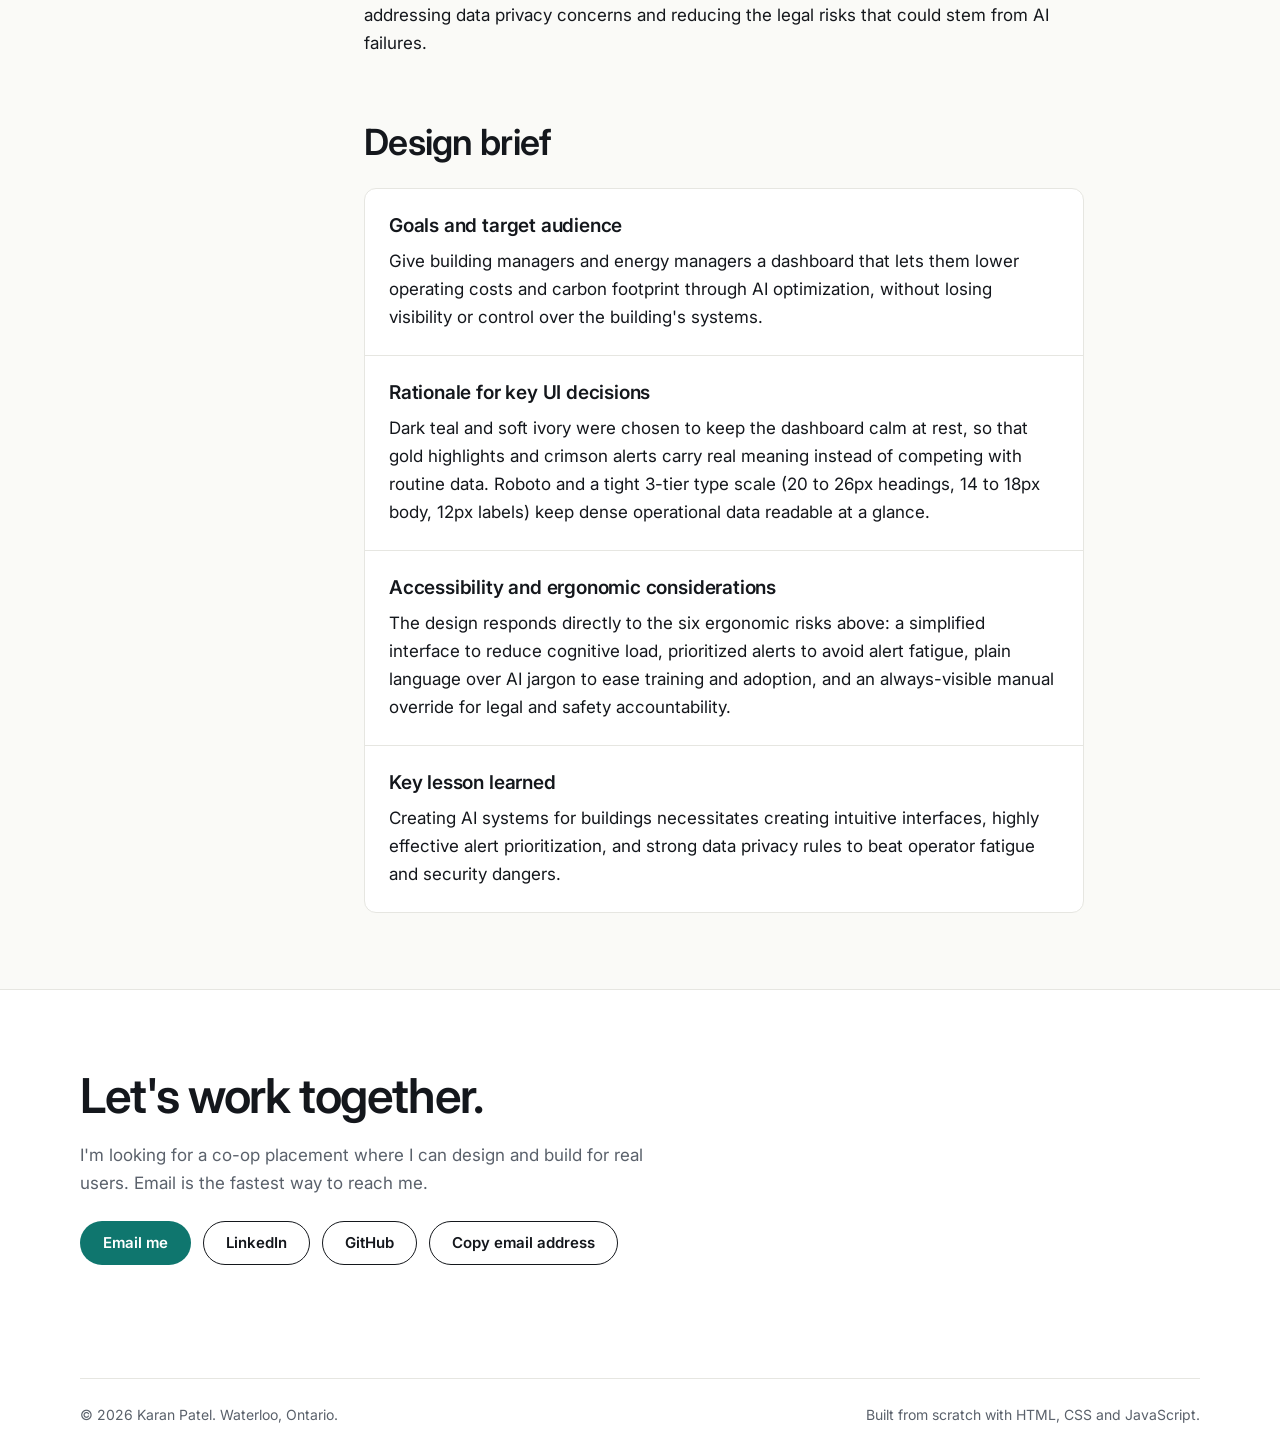
<file: case-study-bems.html>
<!DOCTYPE html>
<html lang="en">
<head>
  <meta charset="utf-8">
  <meta name="viewport" content="width=device-width, initial-scale=1">
  <title>AI-Driven Building Energy Management System: Case Study | Karan Patel</title>
  <meta name="description" content="A UX case study on an AI-driven building energy management dashboard: ergonomics research, a visual design system, wireframes and high-fidelity prototypes.">
  <meta name="author" content="Karan Patel">
  <meta name="robots" content="index, follow">
  <meta name="theme-color" content="#FAFAF7">
  <link rel="canonical" href="https://karan-xi.github.io/case-study-bems.html">

  <!-- Open Graph / social previews -->
  <meta property="og:type" content="article">
  <meta property="og:site_name" content="Karan Patel">
  <meta property="og:title" content="AI-Driven Building Energy Management System: Case Study | Karan Patel">
  <meta property="og:description" content="A UX case study on an AI-driven building energy management dashboard: ergonomics research, a visual design system, wireframes and high-fidelity prototypes.">
  <meta property="og:url" content="https://karan-xi.github.io/case-study-bems.html">
  <meta property="og:image" content="https://karan-xi.github.io/assets/img/og-image.png">
  <meta property="og:image:alt" content="Karan Patel, full-stack developer and UI/UX designer">
  <meta name="twitter:card" content="summary_large_image">
  <meta name="twitter:title" content="AI-Driven Building Energy Management System: Case Study | Karan Patel">
  <meta name="twitter:description" content="A UX case study on an AI-driven building energy management dashboard: ergonomics research, a visual design system, wireframes and high-fidelity prototypes.">
  <meta name="twitter:image" content="https://karan-xi.github.io/assets/img/og-image.png">

  <link rel="icon" href="assets/img/favicon.svg" type="image/svg+xml">
  <link rel="apple-touch-icon" href="assets/img/apple-touch-icon.png">

  <link rel="preconnect" href="https://fonts.googleapis.com">
  <link rel="preconnect" href="https://fonts.gstatic.com" crossorigin>
  <link href="https://fonts.googleapis.com/css2?family=Inter:wght@400;500;600;700&amp;family=JetBrains+Mono:wght@400;500&amp;display=swap" rel="stylesheet">
  <link rel="stylesheet" href="css/styles.css">
  <script>document.documentElement.classList.add('js');</script>
  <script src="js/main.js" defer></script>
</head>
<body>
  <a class="skip-link" href="#main">Skip to main content</a>
  <header class="site-header">
    <div class="container header-inner">
      <a class="brand" href="index.html" aria-label="Karan Patel, home">karan<span aria-hidden="true">.</span>patel</a>
      <button class="nav-toggle" type="button" aria-label="Open navigation menu" aria-expanded="false" aria-controls="site-nav">
        <span class="nav-toggle-bars" aria-hidden="true"></span>
        <span class="nav-toggle-label">Menu</span>
      </button>
      <nav class="site-nav" id="site-nav" aria-label="Main navigation">
        <ul class="nav-list">
          <li><a href="index.html">Home</a></li>
          <li><a href="projects.html">Projects</a></li>
          <li><a href="case-study.html" aria-current="page">Case study</a></li>
          <li><a href="about.html">About</a></li>
          <li><a href="#contact">Contact</a></li>
          <li><a class="btn btn-primary" href="assets/img/Karan-Patel-Resume.pdf" download>Resume</a></li>
        </ul>
      </nav>
    </div>
  </header>

  <main id="main">
    <div class="container page-head">
      <h1>AI-Driven Building Energy Management System</h1>
      <p class="lead">Designing an ergonomic control-room dashboard so building managers can act on AI energy predictions with confidence, not confusion.</p>
      <p><a href="case-study.html">&larr; Back to all case studies</a></p>
    </div>

    <div class="container cs-layout">
      <aside class="toc" aria-label="Case study contents">
        <details data-toc open>
          <summary>On this page</summary>
          <nav aria-label="Case study sections">
            <ol>
            <li><a href="#overview">System overview</a></li>
            <li><a href="#research">Ergonomics research</a></li>
            <li><a href="#problem">Problem statement</a></li>
            <li><a href="#standards">Visual design system</a></li>
            <li><a href="#prototyping">Wireframes &amp; prototypes</a></li>
            <li><a href="#testing">Evaluation approach</a></li>
            <li><a href="#solution">Final solution</a></li>
            <li><a href="#reflection">Reflection &amp; lessons</a></li>
            <li><a href="#design-brief">Design brief</a></li>
            </ol>
          </nav>
        </details>
      </aside>

      <div class="cs-content">
        <section id="overview" aria-labelledby="overview-h">
          <h2 id="overview-h">System overview</h2>
          <dl class="meta-grid">
            <div><dt>Course</dt><dd>GRDN2000, Graphic Techniques for Software Design</dd></div>
            <div><dt>Role</dt><dd>Solo project: research, visual design and prototyping</dd></div>
            <div><dt>Tools</dt><dd>Figma, ergonomics literature review</dd></div>
            <div><dt>Focus</dt><dd>Engineering-controls design for an AI-driven dashboard</dd></div>
          </dl>
          <p>The AI-BEMS is a proposed dashboard for a Building Energy Management System that uses AI to optimize HVAC and lighting in commercial buildings. Sensors and IoT devices track temperature, humidity and occupancy; a data acquisition module combines that with external data like weather forecasts; an AI processing unit forecasts energy demand and recommends optimizations; and a control interface carries those recommendations out, while a user dashboard gives building managers visibility and manual override.</p>
          <p>The goal was to lower operating costs and reduce a building's carbon footprint by reacting to real-time conditions, while keeping the humans who run the building in control of, and confident in, what the AI is doing.</p>
          <h3>What happens if it fails</h3>
          <p>I treated failure modes as a design input rather than an afterthought: a malfunctioning AI-BEMS can drive up energy use, make occupants uncomfortable, cause system downtime, or produce bad decisions from inaccurate sensor data. That risk is why the dashboard needs to make system status and confidence visible at a glance, and why manual override always needs to be one click away.</p>
        </section>

        <section id="research" aria-labelledby="research-h">
          <h2 id="research-h">Ergonomics research</h2>
          <p>Ergonomics (human factors engineering) is the discipline of designing tasks, tools, displays and environments around people's physical and cognitive capabilities, to reduce error and discomfort. I used it as the lens for reviewing what an AI-BEMS asks of the people who operate it, and found six recurring risk areas, each with a design response:</p>
          <div class="table-wrap">
            <table>
              <caption class="sr-only">Ergonomic risks in an AI-driven building energy management system and how the design responds</caption>
              <thead>
                <tr><th scope="col">Risk</th><th scope="col">Design response</th></tr>
              </thead>
              <tbody>
                <tr><th scope="row">Interface complexity</th><td>A non-intuitive interface raises cognitive load and operator error. Response: a clean, simply laid-out dashboard, shaped by early feedback against operators' actual workflows.</td></tr>
                <tr><th scope="row">Alert fatigue</th><td>Too many low-value alerts train operators to ignore all of them. Response: prioritized, adaptive alerts that surface only what's actionable.</td></tr>
                <tr><th scope="row">Physical workspace</th><td>Poor control-room ergonomics causes discomfort and strain. Response: this sits outside the screen design itself, but the dashboard assumes adjustable seating and monitor height as a baseline.</td></tr>
                <tr><th scope="row">Training and adoption</th><td>Operators can resist or mistrust a system they weren't trained on. Response: the interface favors plain language and familiar layouts over technical AI jargon.</td></tr>
                <tr><th scope="row">Data privacy</th><td>Occupancy and behavior data is sensitive. Response: clear data-use communication and secure handling, treated as a design requirement, not just a policy footnote.</td></tr>
                <tr><th scope="row">Legal liability</th><td>Inaccurate AI decisions can create safety or cost exposure. Response: the dashboard logs performance and maintenance activity so decisions stay auditable.</td></tr>
              </tbody>
            </table>
          </div>
        </section>

        <section id="problem" aria-labelledby="problem-h">
          <h2 id="problem-h">Problem statement</h2>
          <p>Building managers need a way to trust and act on an AI's energy recommendations in real time, because the research above shows that when an automated system's status, confidence and controls aren't visible enough, operators either over-trust it (and miss failures) or under-trust it (and ignore genuinely useful recommendations). The dashboard has to make the AI's reasoning and the manual override equally visible, at all times.</p>
        </section>

        <section id="standards" aria-labelledby="standards-h">
          <h2 id="standards-h">Visual design system</h2>
          <p>I set technical standards before designing screens, so the visual language would stay consistent across dashboard, alerts and controls.</p>
          <div class="artifact">
            <div class="artifact-head">Artifact: Color and type system</div>
            <div class="artifact-body">
              <div class="table-wrap">
                <table>
                  <caption class="sr-only">Colour palette for the AI-BEMS interface</caption>
                  <thead><tr><th scope="col">Role</th><th scope="col">Colour</th><th scope="col">Use</th></tr></thead>
                  <tbody>
                    <tr><td>Primary</td><td><span class="swatch" style="--sw:#004D40" aria-hidden="true"></span> Dark teal <code>#004D40</code></td><td>Main UI, navigation</td></tr>
                    <tr><td>Secondary</td><td><span class="swatch" style="--sw:#C4A000" aria-hidden="true"></span> Earthy gold <code>#C4A000</code></td><td>Highlights, status indicators</td></tr>
                    <tr><td>Accent</td><td><span class="swatch" style="--sw:#D32F2F" aria-hidden="true"></span> Crimson red <code>#D32F2F</code></td><td>Warnings, alerts</td></tr>
                    <tr><td>Background</td><td><span class="swatch" style="--sw:#FAF3E0" aria-hidden="true"></span> Soft ivory <code>#FAF3E0</code></td><td>Dashboard and panels</td></tr>
                    <tr><td>Text</td><td><span class="swatch" style="--sw:#4E4E4E" aria-hidden="true"></span> Slate gray <code>#4E4E4E</code></td><td>Readability and contrast</td></tr>
                  </tbody>
                </table>
              </div>
              <p>Typography is Roboto throughout: 20 to 26px for headings, 14 to 18px for body text, 12px for labels. Buttons use dark teal (primary) or earthy gold (secondary) with white text; alerts step from gold (info) to crimson (warning) to deep maroon (error), so severity reads at a glance.</p>
            </div>
          </div>
        </section>

        <section id="prototyping" aria-labelledby="prototyping-h">
          <h2 id="prototyping-h">Wireframes &amp; prototypes</h2>
          <p>Four screens carry the system end to end: the main dashboard, real-time energy monitoring, environmental controls, and a critical alert.</p>

          <h3>Main dashboard</h3>
          <p>The central view: a building schematic alongside real-time energy, occupancy, temperature and humidity by floor, with quick access to mode selection, zone control and AI automation toggles.</p>
          <div class="pair">
            <figure class="artifact">
              <div class="artifact-body"><img src="assets/img/case-study/bems-wireframe-dashboard.png" width="760" height="732" alt="Low-fidelity wireframe of the main AI-BEMS dashboard with a building schematic and summary tiles" loading="lazy"></div>
              <figcaption>Wireframe</figcaption>
            </figure>
            <figure class="artifact">
              <div class="artifact-body"><img src="assets/img/case-study/bems-prototype-dashboard.png" width="760" height="732" alt="High-fidelity prototype of the main AI-BEMS dashboard with a colour-coded building schematic and energy summary tiles" loading="lazy"></div>
              <figcaption>High fidelity</figcaption>
            </figure>
          </div>

          <h3>Real-time energy monitoring</h3>
          <p>Energy use in kWh with a day-over-day comparison, threshold warnings against peak demand, and AI-generated efficiency scores, trends and recommendations by floor.</p>
          <div class="pair">
            <figure class="artifact">
              <div class="artifact-body"><img src="assets/img/case-study/bems-wireframe-readout.png" width="760" height="781" alt="Low-fidelity wireframe of the real-time energy monitoring screen with a usage graph" loading="lazy"></div>
              <figcaption>Wireframe</figcaption>
            </figure>
            <figure class="artifact">
              <div class="artifact-body"><img src="assets/img/case-study/bems-prototype-monitoring.png" width="760" height="786" alt="High-fidelity prototype of the real-time energy monitoring screen with a usage trend line chart and AI predictions" loading="lazy"></div>
              <figcaption>High fidelity</figcaption>
            </figure>
          </div>

          <h3>Environmental monitoring &amp; controls</h3>
          <p>Lets a manager adjust temperature setpoints and HVAC scheduling by zone, toggle automation on or off, and see AI recommendations for ideal conditions.</p>
          <div class="pair">
            <figure class="artifact">
              <div class="artifact-body"><img src="assets/img/case-study/bems-wireframe-controls.png" width="760" height="550" alt="Low-fidelity wireframe of environmental input controls for temperature setpoint and HVAC scheduling" loading="lazy"></div>
              <figcaption>Wireframe</figcaption>
            </figure>
            <figure class="artifact">
              <div class="artifact-body"><img src="assets/img/case-study/bems-prototype-controls.png" width="760" height="534" alt="High-fidelity prototype of the environmental monitoring screen with temperature, humidity and occupancy readouts by zone" loading="lazy"></div>
              <figcaption>High fidelity</figcaption>
            </figure>
          </div>

          <h3>Critical energy warning</h3>
          <p>A pop-up that fires when a monitored value crosses a critical threshold, for example energy use above 80% of capacity, with one-tap options to dismiss, auto-optimize, or adjust settings directly, plus an AI recommendation for what caused it.</p>
          <div class="pair">
            <figure class="artifact">
              <div class="artifact-body"><img src="assets/img/case-study/bems-wireframe-warning.png" width="760" height="577" alt="Low-fidelity wireframe of a critical energy warning pop-up over the control panel" loading="lazy"></div>
              <figcaption>Wireframe</figcaption>
            </figure>
            <figure class="artifact">
              <div class="artifact-body"><img src="assets/img/case-study/bems-prototype-warning.png" width="760" height="580" alt="High-fidelity prototype of a critical energy warning pop-up with dismiss, auto-optimize and adjust-settings actions" loading="lazy"></div>
              <figcaption>High fidelity</figcaption>
            </figure>
          </div>
        </section>

        <section id="testing" aria-labelledby="testing-h">
          <h2 id="testing-h">Evaluation approach</h2>
          <p>This was a course exercise in engineering-controls design, scoped around research and prototyping rather than a build with real building managers to test. So instead of a moderated usability test, I evaluated the design against the ergonomic risks identified above (interface complexity, alert fatigue, training, and so on) and against the technical standards I'd set, rather than against fabricated test results. The natural next step, noted below, is a moderated test with actual facility staff.</p>
        </section>

        <section id="solution" aria-labelledby="solution-h">
          <h2 id="solution-h">Final solution</h2>
          <p>The final dashboard concept keeps four screens working together: an overview for orientation, a monitoring view for trend analysis, a controls view for direct adjustment, and an alert layer that interrupts only when a threshold is actually crossed. The dark teal and soft ivory palette keeps the dashboard calm during normal operation, so the crimson alert state stands out precisely when it should.</p>
        </section>

        <section id="reflection" aria-labelledby="reflection-h">
          <h2 id="reflection-h">Reflection &amp; lessons learned</h2>
          <div>
              <h3>Take home message:</h3>
              <p>Care needs to be taken in implementing an AI-based system, from UI complexity and alert fatigue to physical workspace, training, data privacy and legal liabilities. </p>
          </div>
          <div>
              <p> Intuitive user interfaces and intelligent alerting systems reduce operator errors, cognitive load and prevent users from missing vital alerts.  </p>
          </div>
          <div>
              <p> Maintaining good data governance, anonymization and system audits are crucial in addressing data privacy concerns and reducing the legal risks that could stem from AI failures. </p>
          </div>
        </section>

        <section id="design-brief" aria-labelledby="design-brief-h">
          <h2 id="design-brief-h">Design brief</h2>
          <div class="brief">
            <div>
              <h3>Goals and target audience</h3>
              <p>Give building managers and energy managers a dashboard that lets them lower operating costs and carbon footprint through AI optimization, without losing visibility or control over the building's systems.</p>
            </div>
            <div>
              <h3>Rationale for key UI decisions</h3>
              <p>Dark teal and soft ivory were chosen to keep the dashboard calm at rest, so that gold highlights and crimson alerts carry real meaning instead of competing with routine data. Roboto and a tight 3-tier type scale (20 to 26px headings, 14 to 18px body, 12px labels) keep dense operational data readable at a glance.</p>
            </div>
            <div>
              <h3>Accessibility and ergonomic considerations</h3>
              <p>The design responds directly to the six ergonomic risks above: a simplified interface to reduce cognitive load, prioritized alerts to avoid alert fatigue, plain language over AI jargon to ease training and adoption, and an always-visible manual override for legal and safety accountability.</p>
            </div>
            <div>
              <h3>Key lesson learned</h3>
              <p>Creating AI systems for buildings necessitates creating intuitive interfaces, highly effective alert prioritization, and strong data privacy rules to beat operator fatigue and security dangers.</p>
            </div>
          </div>
        </section>
      </div>
    </div>
  </main>

  <footer class="site-footer" id="contact">
    <div class="container contact">
      <h2>Let's work together.</h2>
      <p>I'm looking for a co-op placement where I can design and build for real users. Email is the fastest way to reach me.</p>
      <div class="actions">
        <a class="btn btn-primary" href="mailto:karanpatel111203@gmail.com">Email me</a>
        <a class="btn btn-secondary" href="https://www.linkedin.com/in/karan-patel-4053bb26a/" rel="noopener">LinkedIn</a>
        <a class="btn btn-secondary" href="https://github.com/karan-xi" rel="noopener">GitHub</a>
        <button class="btn btn-secondary" type="button" data-copy="karanpatel111203@gmail.com" hidden>Copy email address</button>
      </div>
      <span class="copy-status" role="status" aria-live="polite" data-copy-status></span>
    </div>
    <div class="container footer-bar">
      <p>&copy; <span data-year>2026</span> Karan Patel. Waterloo, Ontario.</p>
      <p>Built from scratch with HTML, CSS and JavaScript.</p>
    </div>
  </footer>
</body>
</html>
</file>
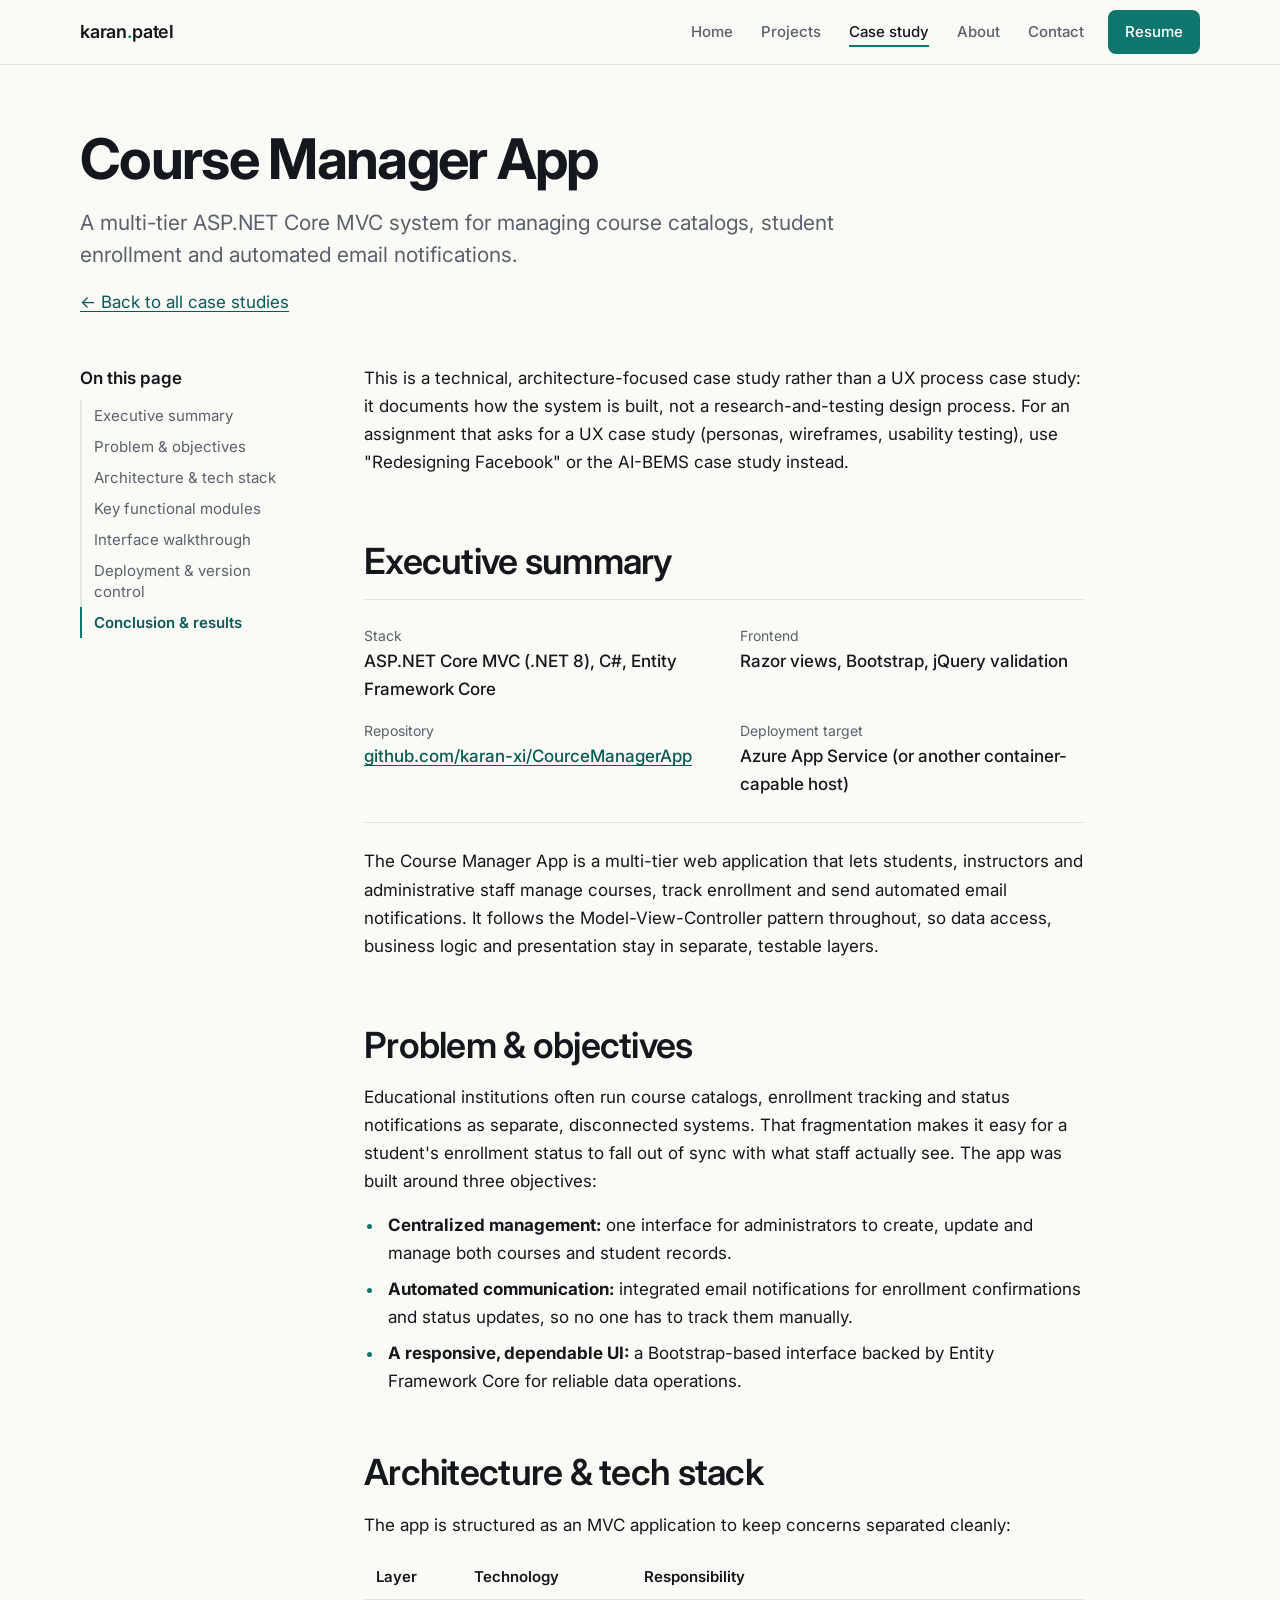
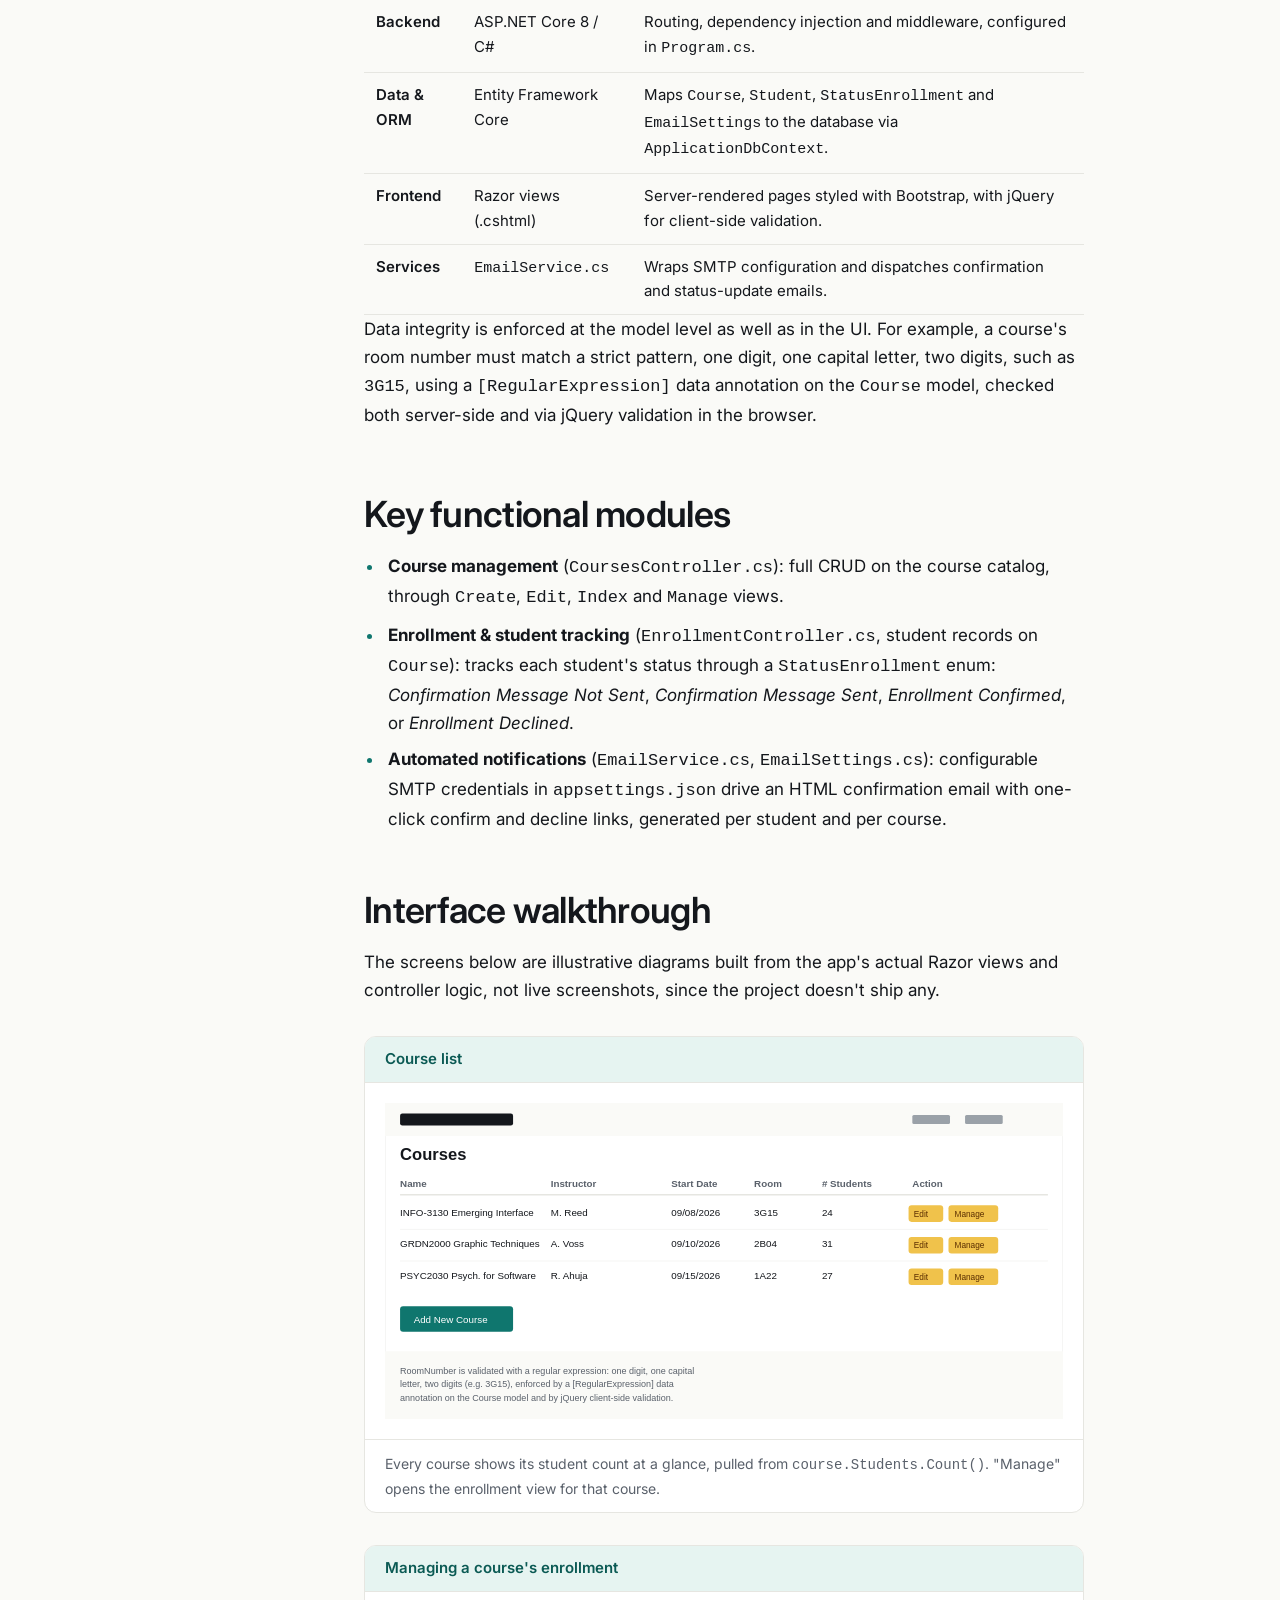
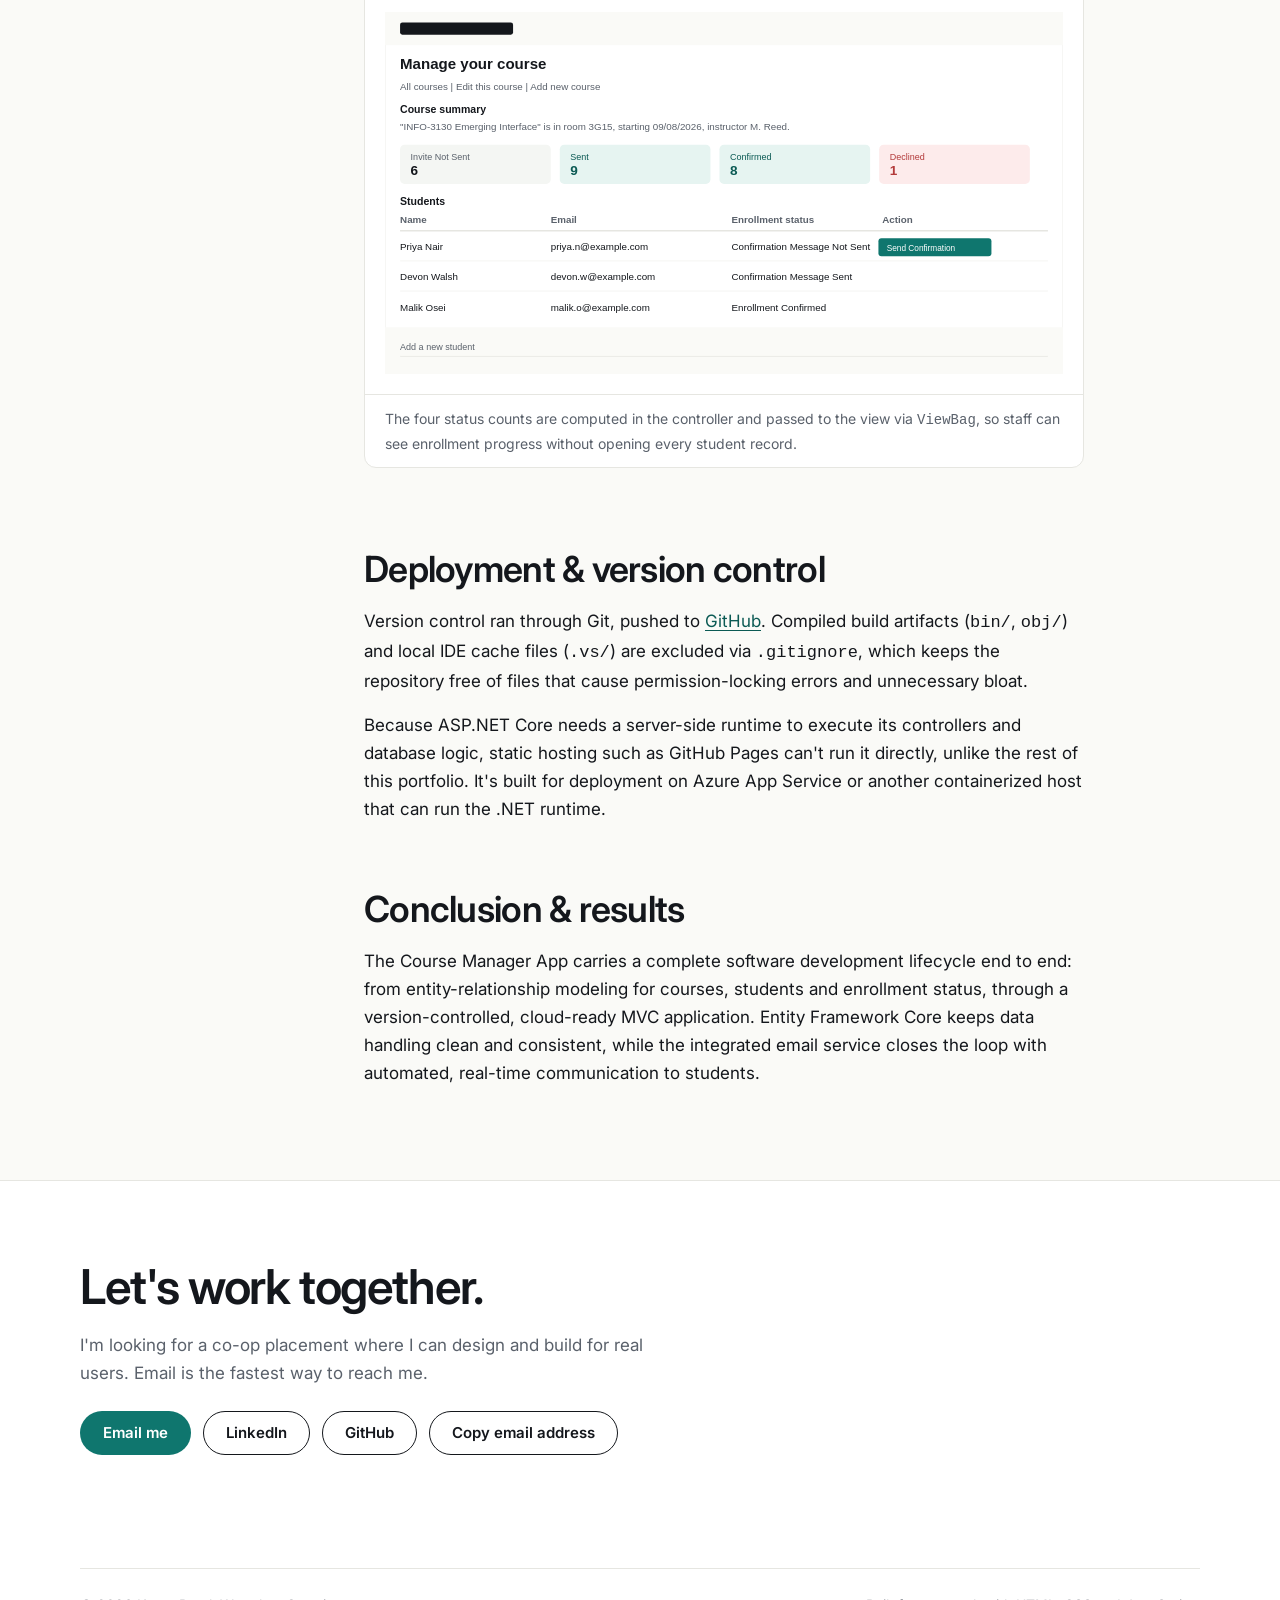
<file: case-study-course-manager.html>
<!DOCTYPE html>
<html lang="en">
<head>
  <meta charset="utf-8">
  <meta name="viewport" content="width=device-width, initial-scale=1">
  <title>Course Manager App: Technical Case Study | Karan Patel</title>
  <meta name="description" content="A technical case study on the Course Manager App: an ASP.NET Core MVC system with Entity Framework Core, automated email notifications and Azure deployment.">
  <meta name="author" content="Karan Patel">
  <meta name="robots" content="index, follow">
  <meta name="theme-color" content="#FAFAF7">
  <link rel="canonical" href="https://karan-xi.github.io/case-study-course-manager.html">

  <!-- Open Graph / social previews -->
  <meta property="og:type" content="article">
  <meta property="og:site_name" content="Karan Patel">
  <meta property="og:title" content="Course Manager App: Technical Case Study | Karan Patel">
  <meta property="og:description" content="A technical case study on the Course Manager App: an ASP.NET Core MVC system with Entity Framework Core, automated email notifications and Azure deployment.">
  <meta property="og:url" content="https://karan-xi.github.io/case-study-course-manager.html">
  <meta property="og:image" content="https://karan-xi.github.io/assets/img/og-image.png">
  <meta property="og:image:alt" content="Karan Patel, full-stack developer and UI/UX designer">
  <meta name="twitter:card" content="summary_large_image">
  <meta name="twitter:title" content="Course Manager App: Technical Case Study | Karan Patel">
  <meta name="twitter:description" content="A technical case study on the Course Manager App: an ASP.NET Core MVC system with Entity Framework Core, automated email notifications and Azure deployment.">
  <meta name="twitter:image" content="https://karan-xi.github.io/assets/img/og-image.png">

  <link rel="icon" href="assets/img/favicon.svg" type="image/svg+xml">
  <link rel="apple-touch-icon" href="assets/img/apple-touch-icon.png">

  <link rel="preconnect" href="https://fonts.googleapis.com">
  <link rel="preconnect" href="https://fonts.gstatic.com" crossorigin>
  <link href="https://fonts.googleapis.com/css2?family=Inter:wght@400;500;600;700&amp;family=JetBrains+Mono:wght@400;500&amp;display=swap" rel="stylesheet">
  <link rel="stylesheet" href="css/styles.css">
  <script>document.documentElement.classList.add('js');</script>
  <script src="js/main.js" defer></script>
</head>
<body>
  <a class="skip-link" href="#main">Skip to main content</a>
  <header class="site-header">
    <div class="container header-inner">
      <a class="brand" href="index.html" aria-label="Karan Patel, home">karan<span aria-hidden="true">.</span>patel</a>
      <button class="nav-toggle" type="button" aria-label="Open navigation menu" aria-expanded="false" aria-controls="site-nav">
        <span class="nav-toggle-bars" aria-hidden="true"></span>
        <span class="nav-toggle-label">Menu</span>
      </button>
      <nav class="site-nav" id="site-nav" aria-label="Main navigation">
        <ul class="nav-list">
          <li><a href="index.html">Home</a></li>
          <li><a href="projects.html">Projects</a></li>
          <li><a href="case-study.html" aria-current="page">Case study</a></li>
          <li><a href="about.html">About</a></li>
          <li><a href="#contact">Contact</a></li>
          <li><a class="btn btn-primary" href="assets/img/Karan-Patel-Resume.pdf" download>Resume</a></li>
        </ul>
      </nav>
    </div>
  </header>

  <main id="main">
    <div class="container page-head">
      <h1>Course Manager App</h1>
      <p class="lead">A multi-tier ASP.NET Core MVC system for managing course catalogs, student enrollment and automated email notifications.</p>
      <p><a href="case-study.html">&larr; Back to all case studies</a></p>
    </div>

    <div class="container cs-layout">
      <aside class="toc" aria-label="Case study contents">
        <details data-toc open>
          <summary>On this page</summary>
          <nav aria-label="Case study sections">
            <ol>
            <li><a href="#summary">Executive summary</a></li>
            <li><a href="#problem">Problem &amp; objectives</a></li>
            <li><a href="#architecture">Architecture &amp; tech stack</a></li>
            <li><a href="#modules">Key functional modules</a></li>
            <li><a href="#interface">Interface walkthrough</a></li>
            <li><a href="#deployment">Deployment &amp; version control</a></li>
            <li><a href="#conclusion">Conclusion &amp; results</a></li>
            </ol>
          </nav>
        </details>
      </aside>

      <div class="cs-content">
        <p class="todo">This is a technical, architecture-focused case study rather than a UX process case study: it documents how the system is built, not a research-and-testing design process. For an assignment that asks for a UX case study (personas, wireframes, usability testing), use "Redesigning Facebook" or the AI-BEMS case study instead.</p>

        <section id="summary" aria-labelledby="summary-h">
          <h2 id="summary-h">Executive summary</h2>
          <dl class="meta-grid">
            <div><dt>Stack</dt><dd>ASP.NET Core MVC (.NET 8), C#, Entity Framework Core</dd></div>
            <div><dt>Frontend</dt><dd>Razor views, Bootstrap, jQuery validation</dd></div>
            <div><dt>Repository</dt><dd><a href="https://github.com/karan-xi/CourceManagerApp" rel="noopener">github.com/karan-xi/CourceManagerApp</a></dd></div>
            <div><dt>Deployment target</dt><dd>Azure App Service (or another container-capable host)</dd></div>
          </dl>
          <p>The Course Manager App is a multi-tier web application that lets students, instructors and administrative staff manage courses, track enrollment and send automated email notifications. It follows the Model-View-Controller pattern throughout, so data access, business logic and presentation stay in separate, testable layers.</p>
        </section>

        <section id="problem" aria-labelledby="problem-h">
          <h2 id="problem-h">Problem &amp; objectives</h2>
          <p>Educational institutions often run course catalogs, enrollment tracking and status notifications as separate, disconnected systems. That fragmentation makes it easy for a student's enrollment status to fall out of sync with what staff actually see. The app was built around three objectives:</p>
          <ul class="bullets">
            <li><strong>Centralized management:</strong> one interface for administrators to create, update and manage both courses and student records.</li>
            <li><strong>Automated communication:</strong> integrated email notifications for enrollment confirmations and status updates, so no one has to track them manually.</li>
            <li><strong>A responsive, dependable UI:</strong> a Bootstrap-based interface backed by Entity Framework Core for reliable data operations.</li>
          </ul>
        </section>

        <section id="architecture" aria-labelledby="architecture-h">
          <h2 id="architecture-h">Architecture &amp; tech stack</h2>
          <p>The app is structured as an MVC application to keep concerns separated cleanly:</p>
          <div class="table-wrap">
            <table>
              <caption class="sr-only">Architecture layers and the technologies behind each</caption>
              <thead><tr><th scope="col">Layer</th><th scope="col">Technology</th><th scope="col">Responsibility</th></tr></thead>
              <tbody>
                <tr><th scope="row">Backend</th><td>ASP.NET Core 8 / C#</td><td>Routing, dependency injection and middleware, configured in <code>Program.cs</code>.</td></tr>
                <tr><th scope="row">Data &amp; ORM</th><td>Entity Framework Core</td><td>Maps <code>Course</code>, <code>Student</code>, <code>StatusEnrollment</code> and <code>EmailSettings</code> to the database via <code>ApplicationDbContext</code>.</td></tr>
                <tr><th scope="row">Frontend</th><td>Razor views (.cshtml)</td><td>Server-rendered pages styled with Bootstrap, with jQuery for client-side validation.</td></tr>
                <tr><th scope="row">Services</th><td><code>EmailService.cs</code></td><td>Wraps SMTP configuration and dispatches confirmation and status-update emails.</td></tr>
              </tbody>
            </table>
          </div>
          <p>Data integrity is enforced at the model level as well as in the UI. For example, a course's room number must match a strict pattern, one digit, one capital letter, two digits, such as <code>3G15</code>, using a <code>[RegularExpression]</code> data annotation on the <code>Course</code> model, checked both server-side and via jQuery validation in the browser.</p>
        </section>

        <section id="modules" aria-labelledby="modules-h">
          <h2 id="modules-h">Key functional modules</h2>
          <ul class="bullets">
            <li><strong>Course management</strong> (<code>CoursesController.cs</code>): full CRUD on the course catalog, through <code>Create</code>, <code>Edit</code>, <code>Index</code> and <code>Manage</code> views.</li>
            <li><strong>Enrollment &amp; student tracking</strong> (<code>EnrollmentController.cs</code>, student records on <code>Course</code>): tracks each student's status through a <code>StatusEnrollment</code> enum: <em>Confirmation Message Not Sent</em>, <em>Confirmation Message Sent</em>, <em>Enrollment Confirmed</em>, or <em>Enrollment Declined</em>.</li>
            <li><strong>Automated notifications</strong> (<code>EmailService.cs</code>, <code>EmailSettings.cs</code>): configurable SMTP credentials in <code>appsettings.json</code> drive an HTML confirmation email with one-click confirm and decline links, generated per student and per course.</li>
          </ul>
        </section>

        <section id="interface" aria-labelledby="interface-h">
          <h2 id="interface-h">Interface walkthrough</h2>
          <p>The screens below are illustrative diagrams built from the app's actual Razor views and controller logic, not live screenshots, since the project doesn't ship any.</p>

          <figure class="artifact">
            <div class="artifact-head">Course list</div>
            <div class="artifact-body">
              <img src="assets/img/case-study/cm-courses-list.svg" width="900" height="420" alt="Diagram of the course list page, with a table of courses by name, instructor, start date, room and student count, and Edit and Manage actions" loading="lazy">
            </div>
            <figcaption>Every course shows its student count at a glance, pulled from <code>course.Students.Count()</code>. "Manage" opens the enrollment view for that course.</figcaption>
          </figure>

          <figure class="artifact">
            <div class="artifact-head">Managing a course's enrollment</div>
            <div class="artifact-body">
              <img src="assets/img/case-study/cm-manage-course.svg" width="900" height="480" alt="Diagram of the course management page, with four enrollment-status counts and a student table with a Send Confirmation action" loading="lazy">
            </div>
            <figcaption>The four status counts are computed in the controller and passed to the view via <code>ViewBag</code>, so staff can see enrollment progress without opening every student record.</figcaption>
          </figure>
        </section>

        <section id="deployment" aria-labelledby="deployment-h">
          <h2 id="deployment-h">Deployment &amp; version control</h2>
          <p>Version control ran through Git, pushed to <a href="https://github.com/karan-xi/CourceManagerApp" rel="noopener">GitHub</a>. Compiled build artifacts (<code>bin/</code>, <code>obj/</code>) and local IDE cache files (<code>.vs/</code>) are excluded via <code>.gitignore</code>, which keeps the repository free of files that cause permission-locking errors and unnecessary bloat.</p>
          <p>Because ASP.NET Core needs a server-side runtime to execute its controllers and database logic, static hosting such as GitHub Pages can't run it directly, unlike the rest of this portfolio. It's built for deployment on Azure App Service or another containerized host that can run the .NET runtime.</p>
        </section>

        <section id="conclusion" aria-labelledby="conclusion-h">
          <h2 id="conclusion-h">Conclusion &amp; results</h2>
          <p>The Course Manager App carries a complete software development lifecycle end to end: from entity-relationship modeling for courses, students and enrollment status, through a version-controlled, cloud-ready MVC application. Entity Framework Core keeps data handling clean and consistent, while the integrated email service closes the loop with automated, real-time communication to students.</p>
        </section>
      </div>
    </div>
  </main>

  <footer class="site-footer" id="contact">
    <div class="container contact">
      <h2>Let's work together.</h2>
      <p>I'm looking for a co-op placement where I can design and build for real users. Email is the fastest way to reach me.</p>
      <div class="actions">
        <a class="btn btn-primary" href="mailto:karanpatel111203@gmail.com">Email me</a>
        <a class="btn btn-secondary" href="https://www.linkedin.com/in/karan-patel-4053bb26a/" rel="noopener">LinkedIn</a>
        <a class="btn btn-secondary" href="https://github.com/karan-xi" rel="noopener">GitHub</a>
        <button class="btn btn-secondary" type="button" data-copy="karanpatel111203@gmail.com" hidden>Copy email address</button>
      </div>
      <span class="copy-status" role="status" aria-live="polite" data-copy-status></span>
    </div>
    <div class="container footer-bar">
      <p>&copy; <span data-year>2026</span> Karan Patel. Waterloo, Ontario.</p>
      <p>Built from scratch with HTML, CSS and JavaScript.</p>
    </div>
  </footer>
</body>
</html>
</file>
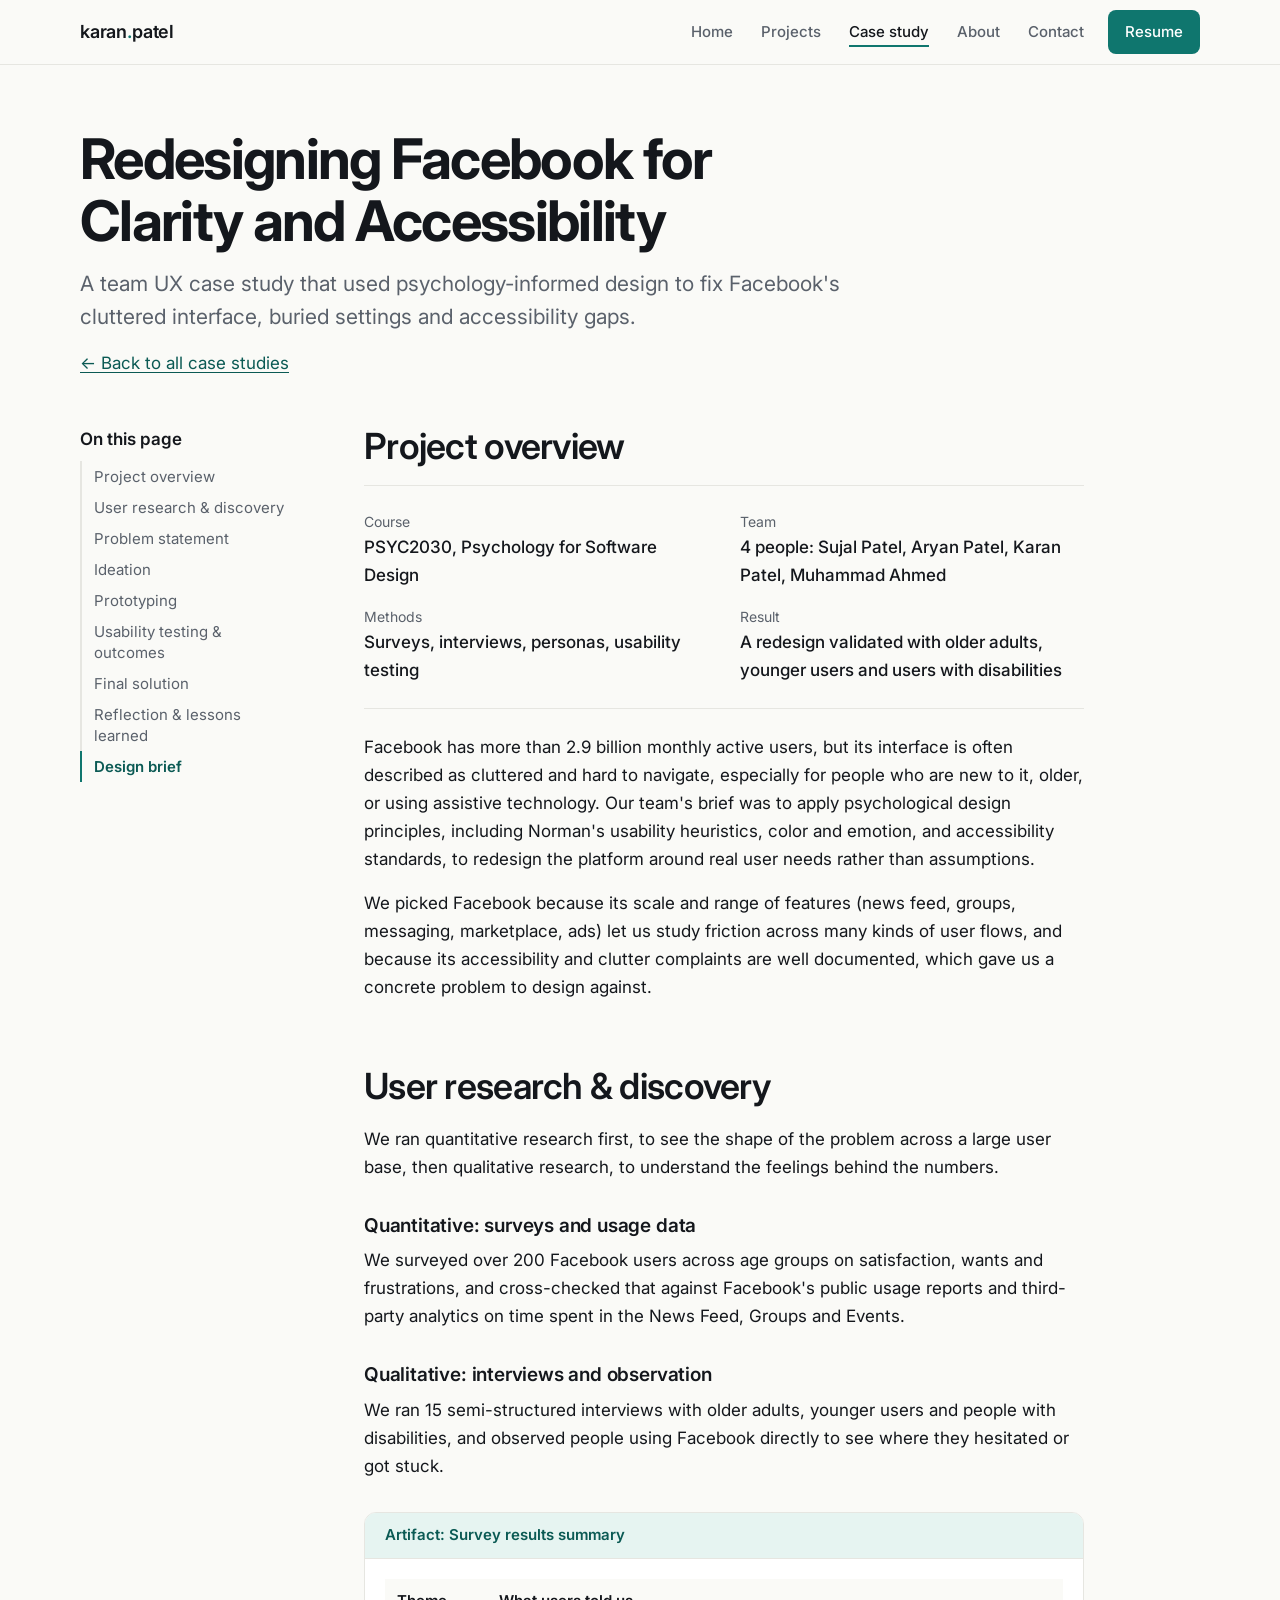
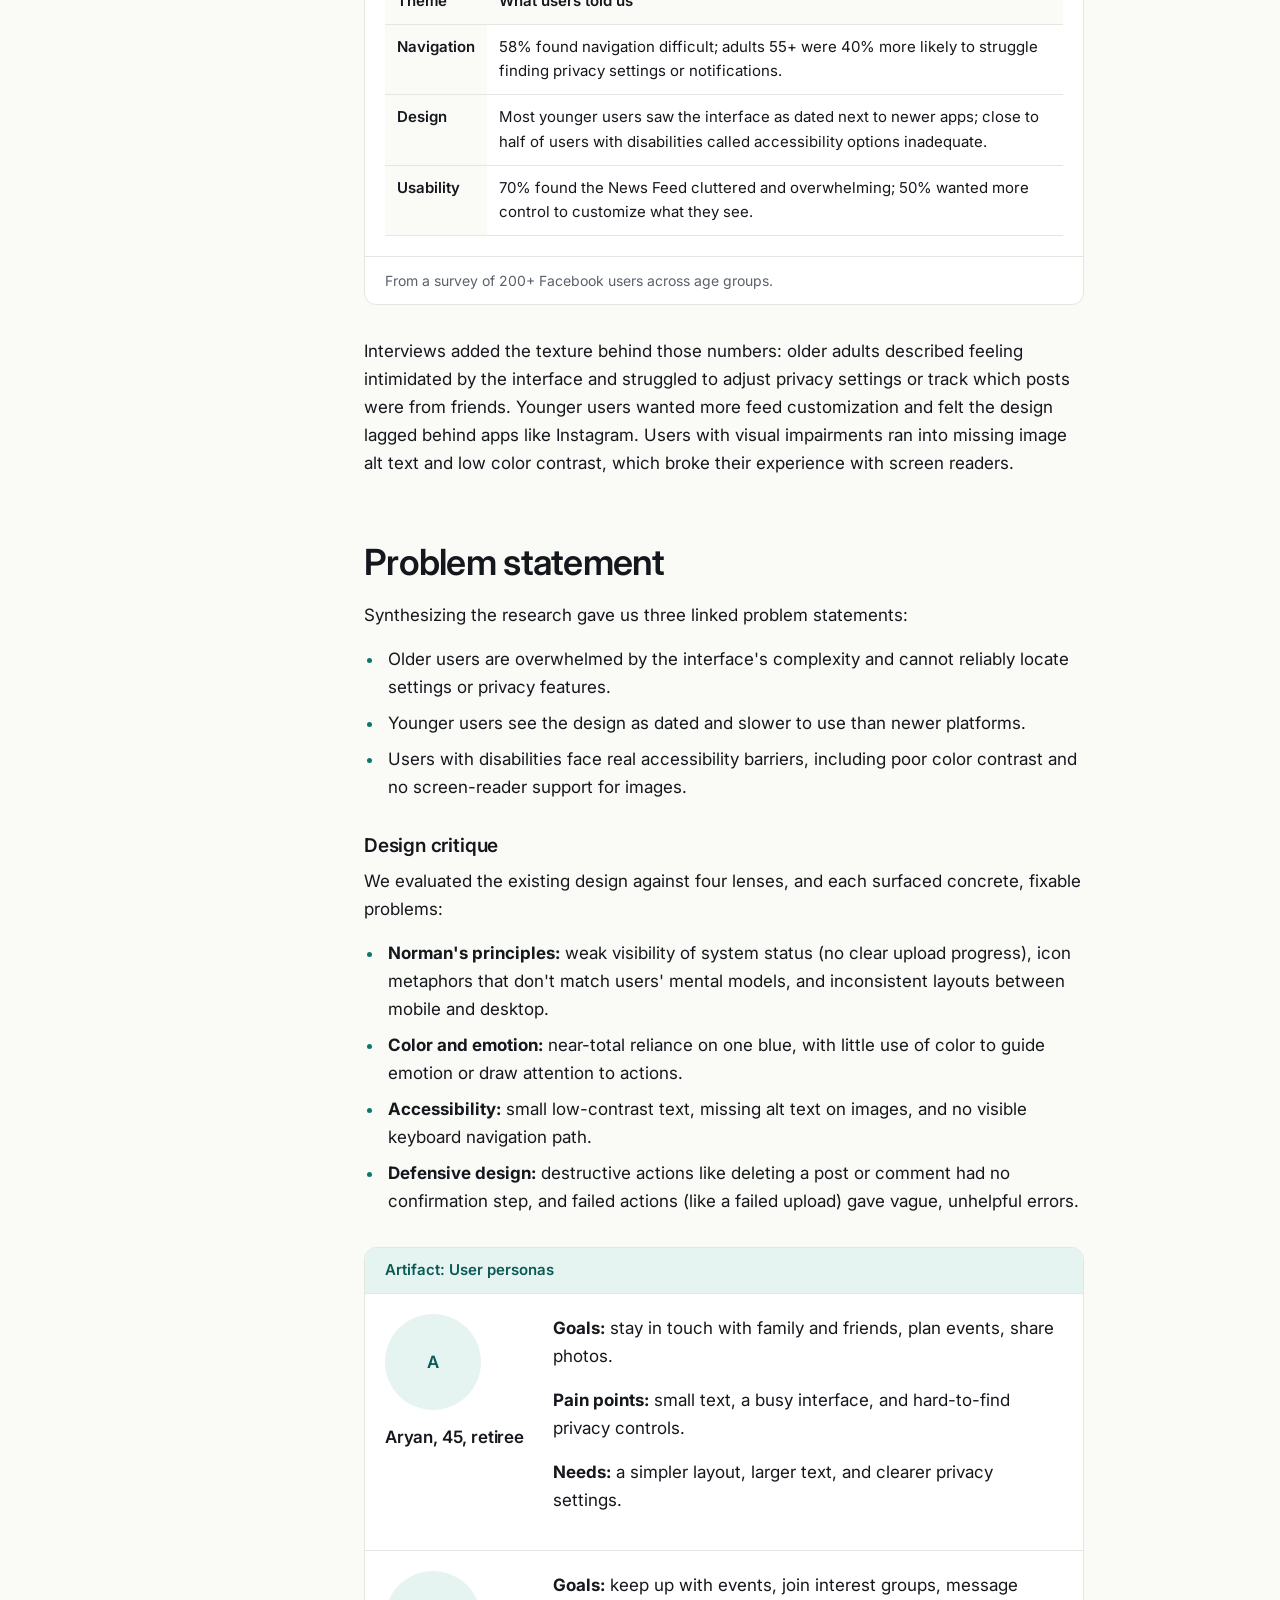
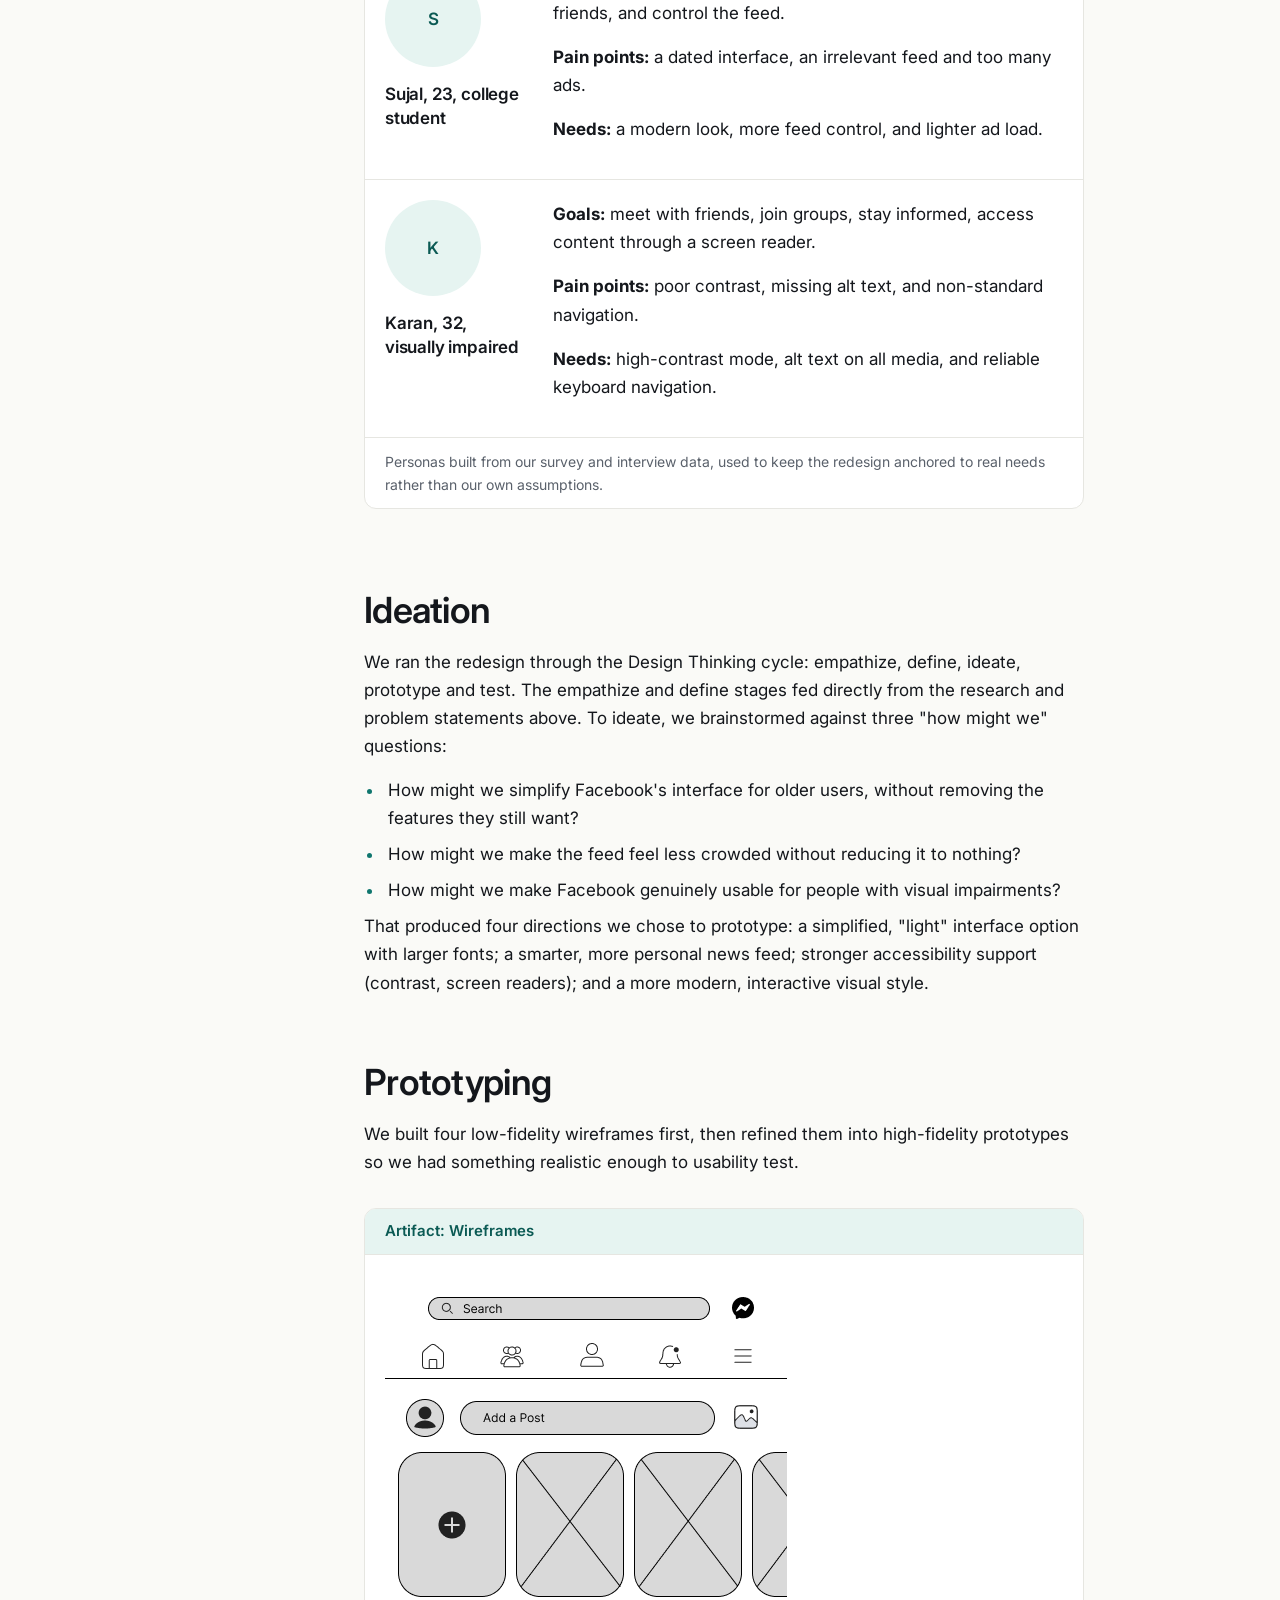
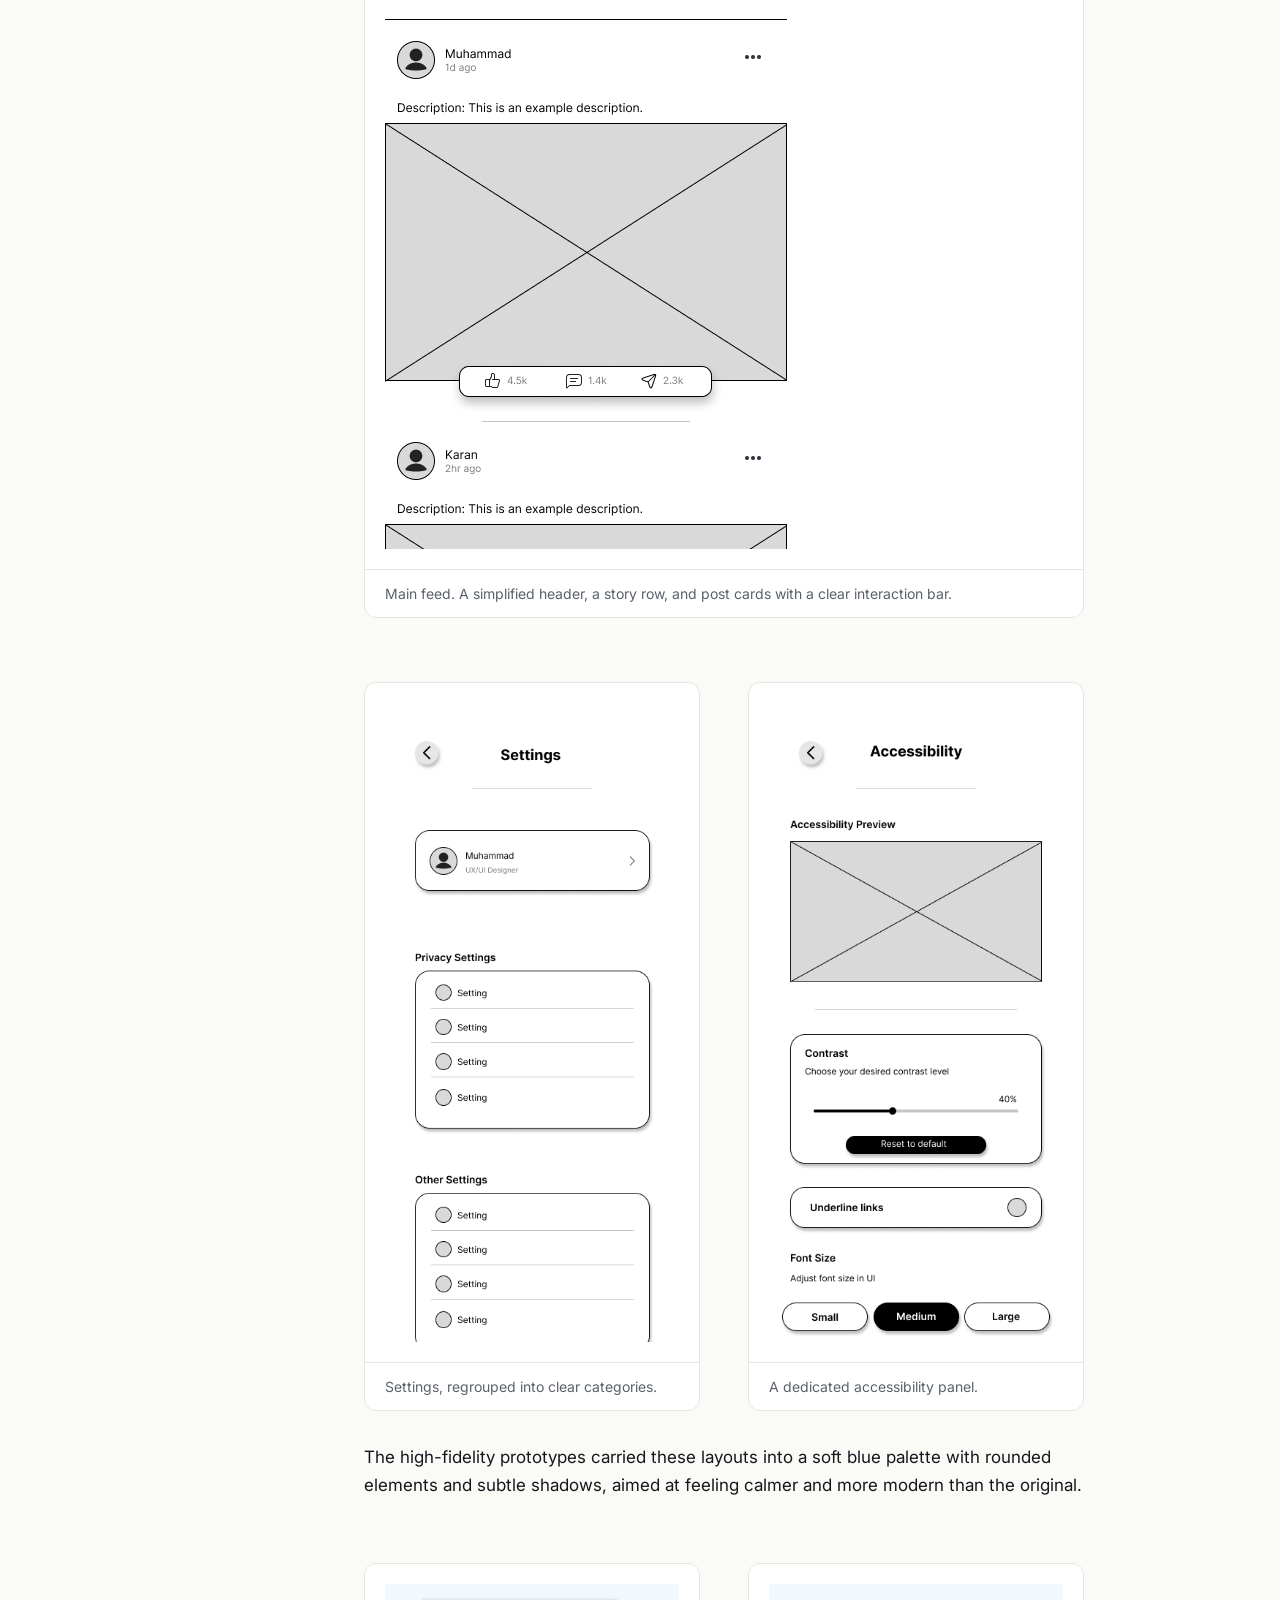
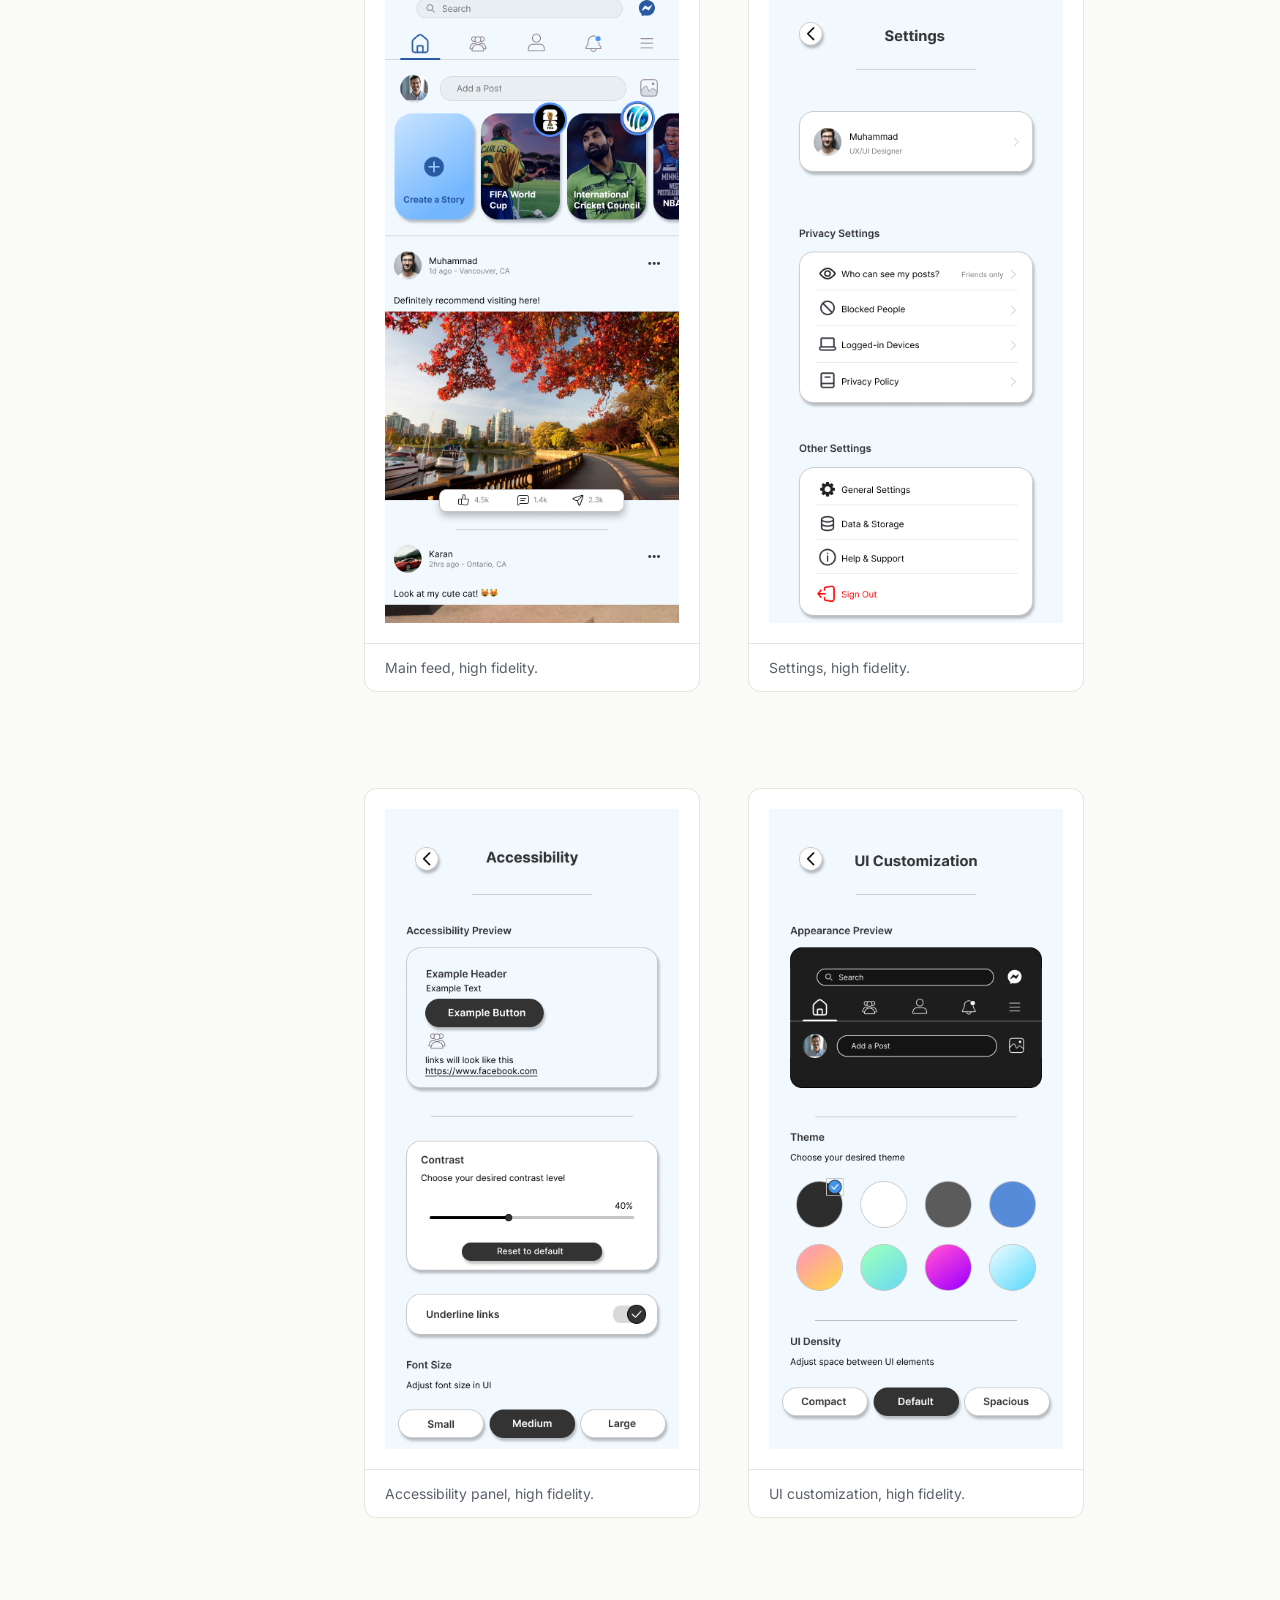
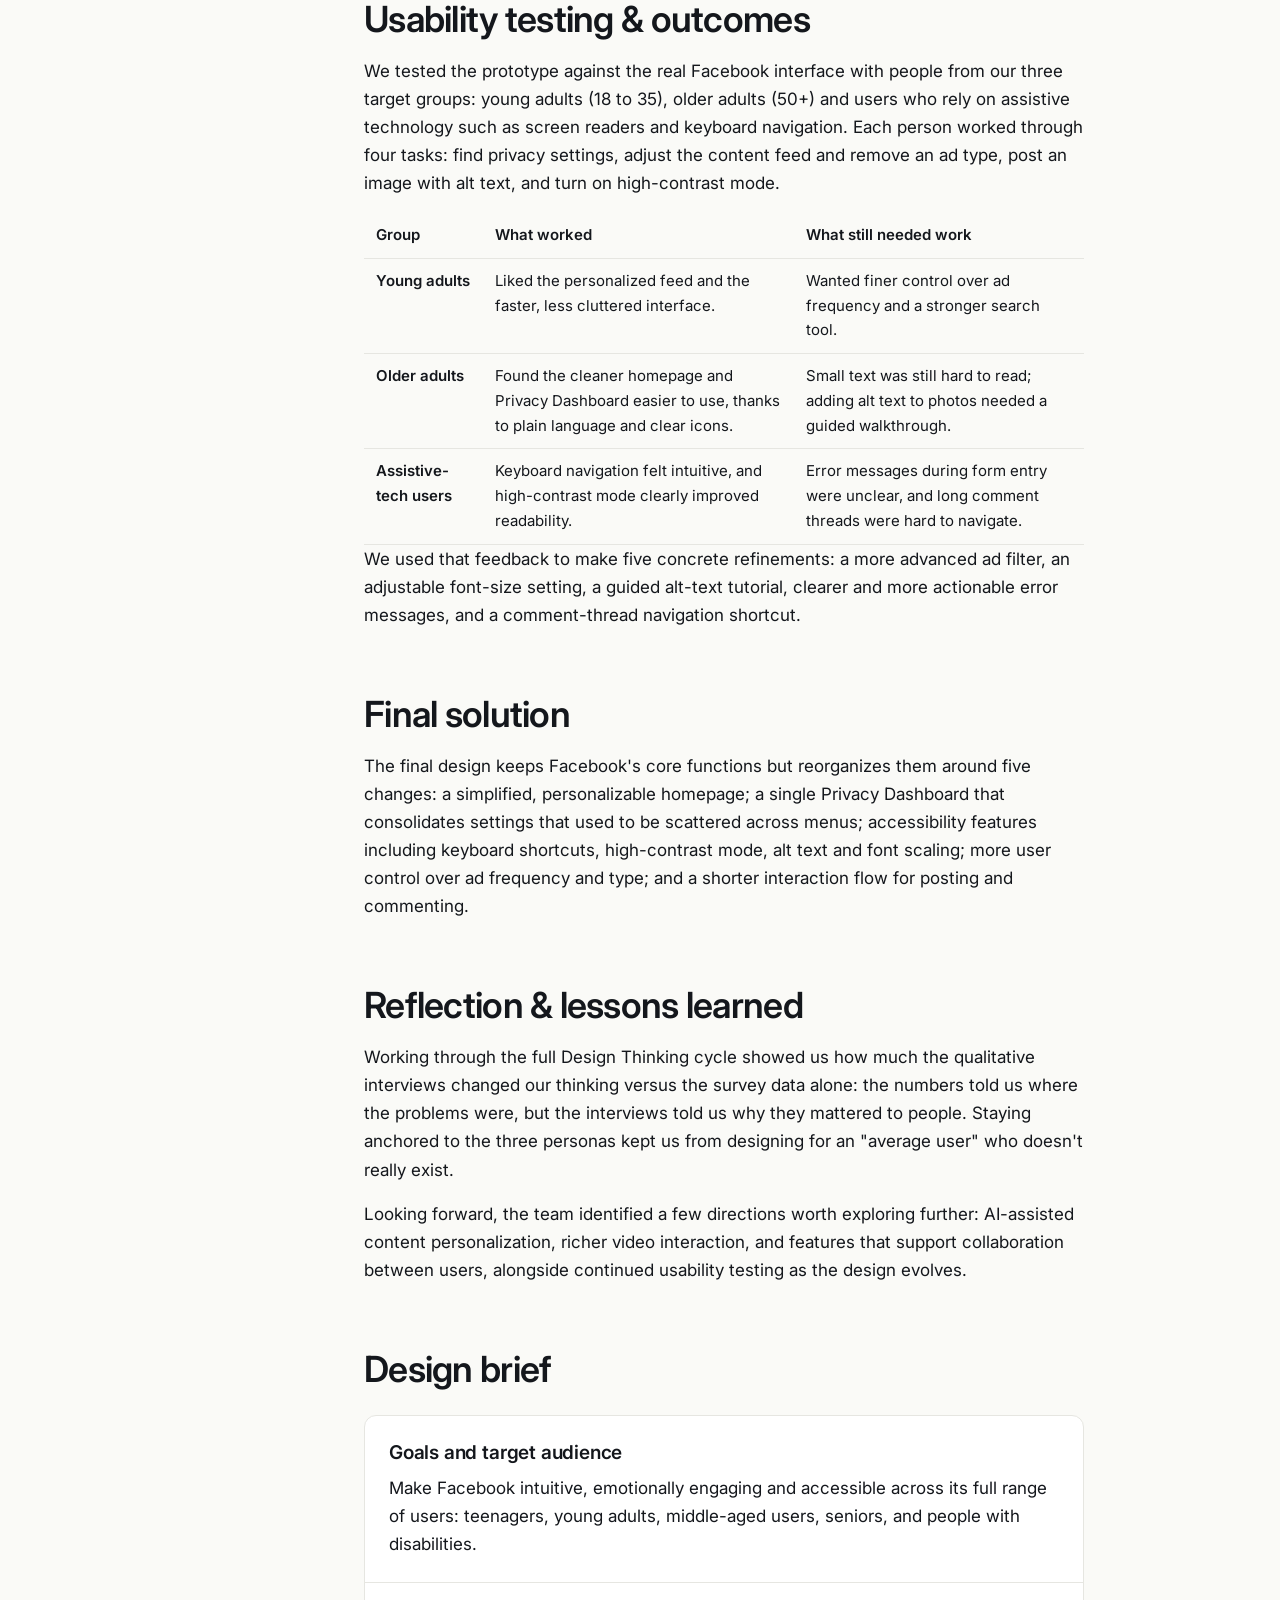
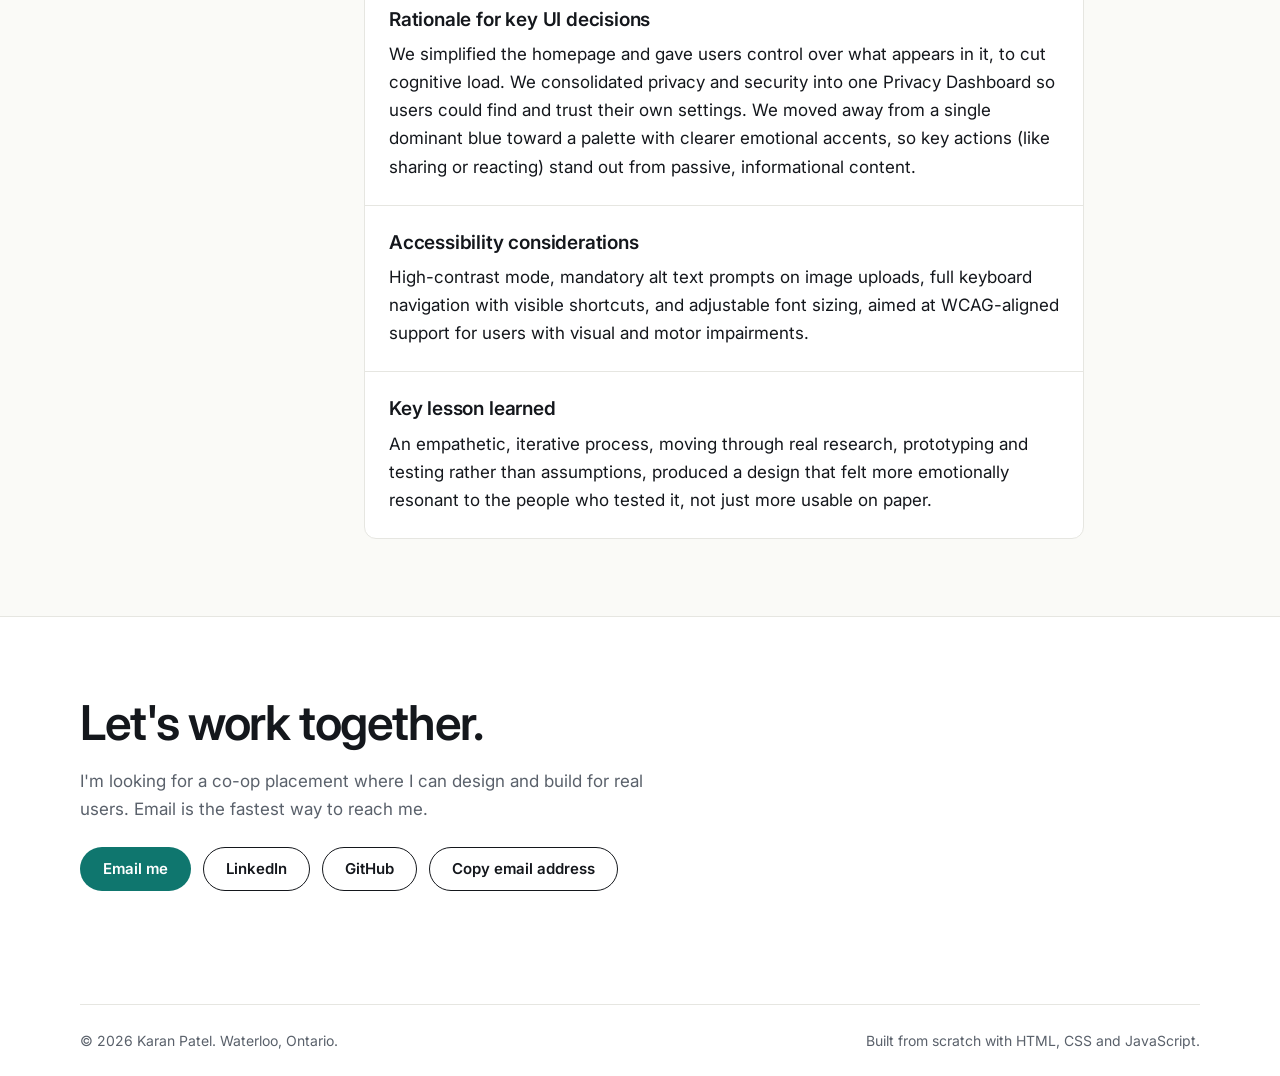
<file: case-study-facebook.html>
<!DOCTYPE html>
<html lang="en">
<head>
  <meta charset="utf-8">
  <meta name="viewport" content="width=device-width, initial-scale=1">
  <title>Facebook UX Redesign: Case Study | Karan Patel</title>
  <meta name="description" content="A team UX case study redesigning Facebook for accessibility and usability: research with 200+ users, personas, wireframes, prototypes and usability testing.">
  <meta name="author" content="Karan Patel">
  <meta name="robots" content="index, follow">
  <meta name="theme-color" content="#FAFAF7">
  <link rel="canonical" href="https://karan-xi.github.io/case-study-facebook.html">

  <!-- Open Graph / social previews -->
  <meta property="og:type" content="article">
  <meta property="og:site_name" content="Karan Patel">
  <meta property="og:title" content="Facebook UX Redesign: Case Study | Karan Patel">
  <meta property="og:description" content="A team UX case study redesigning Facebook for accessibility and usability: research with 200+ users, personas, wireframes, prototypes and usability testing.">
  <meta property="og:url" content="https://karan-xi.github.io/case-study-facebook.html">
  <meta property="og:image" content="https://karan-xi.github.io/assets/img/og-image.png">
  <meta property="og:image:alt" content="Karan Patel, full-stack developer and UI/UX designer">
  <meta name="twitter:card" content="summary_large_image">
  <meta name="twitter:title" content="Facebook UX Redesign: Case Study | Karan Patel">
  <meta name="twitter:description" content="A team UX case study redesigning Facebook for accessibility and usability: research with 200+ users, personas, wireframes, prototypes and usability testing.">
  <meta name="twitter:image" content="https://karan-xi.github.io/assets/img/og-image.png">

  <link rel="icon" href="assets/img/favicon.svg" type="image/svg+xml">
  <link rel="apple-touch-icon" href="assets/img/apple-touch-icon.png">

  <link rel="preconnect" href="https://fonts.googleapis.com">
  <link rel="preconnect" href="https://fonts.gstatic.com" crossorigin>
  <link href="https://fonts.googleapis.com/css2?family=Inter:wght@400;500;600;700&amp;family=JetBrains+Mono:wght@400;500&amp;display=swap" rel="stylesheet">
  <link rel="stylesheet" href="css/styles.css">
  <script>document.documentElement.classList.add('js');</script>
  <script src="js/main.js" defer></script>
</head>
<body>
  <a class="skip-link" href="#main">Skip to main content</a>
  <header class="site-header">
    <div class="container header-inner">
      <a class="brand" href="index.html" aria-label="Karan Patel, home">karan<span aria-hidden="true">.</span>patel</a>
      <button class="nav-toggle" type="button" aria-label="Open navigation menu" aria-expanded="false" aria-controls="site-nav">
        <span class="nav-toggle-bars" aria-hidden="true"></span>
        <span class="nav-toggle-label">Menu</span>
      </button>
      <nav class="site-nav" id="site-nav" aria-label="Main navigation">
        <ul class="nav-list">
          <li><a href="index.html">Home</a></li>
          <li><a href="projects.html">Projects</a></li>
          <li><a href="case-study.html" aria-current="page">Case study</a></li>
          <li><a href="about.html">About</a></li>
          <li><a href="#contact">Contact</a></li>
          <li><a class="btn btn-primary" href="assets/img/Karan-Patel-Resume.pdf" download>Resume</a></li>
        </ul>
      </nav>
    </div>
  </header>

  <main id="main">
    <div class="container page-head">
      <h1>Redesigning Facebook for Clarity and Accessibility</h1>
      <p class="lead">A team UX case study that used psychology-informed design to fix Facebook's cluttered interface, buried settings and accessibility gaps.</p>
      <p><a href="case-study.html">&larr; Back to all case studies</a></p>
    </div>

    <div class="container cs-layout">
      <aside class="toc" aria-label="Case study contents">
        <details data-toc open>
          <summary>On this page</summary>
          <nav aria-label="Case study sections">
            <ol>
            <li><a href="#overview">Project overview</a></li>
            <li><a href="#research">User research &amp; discovery</a></li>
            <li><a href="#problem">Problem statement</a></li>
            <li><a href="#ideation">Ideation</a></li>
            <li><a href="#prototyping">Prototyping</a></li>
            <li><a href="#testing">Usability testing &amp; outcomes</a></li>
            <li><a href="#solution">Final solution</a></li>
            <li><a href="#reflection">Reflection &amp; lessons learned</a></li>
            <li><a href="#design-brief">Design brief</a></li>
            </ol>
          </nav>
        </details>
      </aside>

      <div class="cs-content">
        <section id="overview" aria-labelledby="overview-h">
          <h2 id="overview-h">Project overview</h2>
          <dl class="meta-grid">
            <div><dt>Course</dt><dd>PSYC2030, Psychology for Software Design</dd></div>
            <div><dt>Team</dt><dd>4 people: Sujal Patel, Aryan Patel, Karan Patel, Muhammad Ahmed</dd></div>
            <div><dt>Methods</dt><dd>Surveys, interviews, personas, usability testing</dd></div>
            <div><dt>Result</dt><dd>A redesign validated with older adults, younger users and users with disabilities</dd></div>
          </dl>
          <p>Facebook has more than 2.9 billion monthly active users, but its interface is often described as cluttered and hard to navigate, especially for people who are new to it, older, or using assistive technology. Our team's brief was to apply psychological design principles, including Norman's usability heuristics, color and emotion, and accessibility standards, to redesign the platform around real user needs rather than assumptions.</p>
          <p>We picked Facebook because its scale and range of features (news feed, groups, messaging, marketplace, ads) let us study friction across many kinds of user flows, and because its accessibility and clutter complaints are well documented, which gave us a concrete problem to design against.</p>
        </section>

        <section id="research" aria-labelledby="research-h">
          <h2 id="research-h">User research &amp; discovery</h2>
          <p>We ran quantitative research first, to see the shape of the problem across a large user base, then qualitative research, to understand the feelings behind the numbers.</p>
          <h3>Quantitative: surveys and usage data</h3>
          <p>We surveyed over 200 Facebook users across age groups on satisfaction, wants and frustrations, and cross-checked that against Facebook's public usage reports and third-party analytics on time spent in the News Feed, Groups and Events.</p>
          <h3>Qualitative: interviews and observation</h3>
          <p>We ran 15 semi-structured interviews with older adults, younger users and people with disabilities, and observed people using Facebook directly to see where they hesitated or got stuck.</p>

          <figure class="artifact">
            <div class="artifact-head">Artifact: Survey results summary</div>
            <div class="artifact-body">
              <div class="table-wrap">
                <table>
                  <caption class="sr-only">Survey findings on navigation, design and usability</caption>
                  <thead>
                    <tr><th scope="col">Theme</th><th scope="col">What users told us</th></tr>
                  </thead>
                  <tbody>
                    <tr><th scope="row">Navigation</th><td>58% found navigation difficult; adults 55+ were 40% more likely to struggle finding privacy settings or notifications.</td></tr>
                    <tr><th scope="row">Design</th><td>Most younger users saw the interface as dated next to newer apps; close to half of users with disabilities called accessibility options inadequate.</td></tr>
                    <tr><th scope="row">Usability</th><td>70% found the News Feed cluttered and overwhelming; 50% wanted more control to customize what they see.</td></tr>
                  </tbody>
                </table>
              </div>
            </div>
            <figcaption>From a survey of 200+ Facebook users across age groups.</figcaption>
          </figure>

          <p>Interviews added the texture behind those numbers: older adults described feeling intimidated by the interface and struggled to adjust privacy settings or track which posts were from friends. Younger users wanted more feed customization and felt the design lagged behind apps like Instagram. Users with visual impairments ran into missing image alt text and low color contrast, which broke their experience with screen readers.</p>
        </section>

        <section id="problem" aria-labelledby="problem-h">
          <h2 id="problem-h">Problem statement</h2>
          <p>Synthesizing the research gave us three linked problem statements:</p>
          <ul class="bullets">
            <li>Older users are overwhelmed by the interface's complexity and cannot reliably locate settings or privacy features.</li>
            <li>Younger users see the design as dated and slower to use than newer platforms.</li>
            <li>Users with disabilities face real accessibility barriers, including poor color contrast and no screen-reader support for images.</li>
          </ul>

          <h3>Design critique</h3>
          <p>We evaluated the existing design against four lenses, and each surfaced concrete, fixable problems:</p>
          <ul class="bullets">
            <li><strong>Norman's principles:</strong> weak visibility of system status (no clear upload progress), icon metaphors that don't match users' mental models, and inconsistent layouts between mobile and desktop.</li>
            <li><strong>Color and emotion:</strong> near-total reliance on one blue, with little use of color to guide emotion or draw attention to actions.</li>
            <li><strong>Accessibility:</strong> small low-contrast text, missing alt text on images, and no visible keyboard navigation path.</li>
            <li><strong>Defensive design:</strong> destructive actions like deleting a post or comment had no confirmation step, and failed actions (like a failed upload) gave vague, unhelpful errors.</li>
          </ul>

          <figure class="artifact">
            <div class="artifact-head">Artifact: User personas</div>
            <div class="artifact-body">
              <div class="persona">
                <div>
                  <div class="persona-avatar" aria-hidden="true">A</div>
                  <h3>Aryan, 45, retiree</h3>
                </div>
                <div>
                  <p><strong>Goals:</strong> stay in touch with family and friends, plan events, share photos.</p>
                  <p><strong>Pain points:</strong> small text, a busy interface, and hard-to-find privacy controls.</p>
                  <p><strong>Needs:</strong> a simpler layout, larger text, and clearer privacy settings.</p>
                </div>
              </div>
            </div>
            <div class="artifact-body" style="border-top:1px solid var(--line)">
              <div class="persona">
                <div>
                  <div class="persona-avatar" aria-hidden="true">S</div>
                  <h3>Sujal, 23, college student</h3>
                </div>
                <div>
                  <p><strong>Goals:</strong> keep up with events, join interest groups, message friends, and control the feed.</p>
                  <p><strong>Pain points:</strong> a dated interface, an irrelevant feed and too many ads.</p>
                  <p><strong>Needs:</strong> a modern look, more feed control, and lighter ad load.</p>
                </div>
              </div>
            </div>
            <div class="artifact-body" style="border-top:1px solid var(--line)">
              <div class="persona">
                <div>
                  <div class="persona-avatar" aria-hidden="true">K</div>
                  <h3>Karan, 32, visually impaired</h3>
                </div>
                <div>
                  <p><strong>Goals:</strong> meet with friends, join groups, stay informed, access content through a screen reader.</p>
                  <p><strong>Pain points:</strong> poor contrast, missing alt text, and non-standard navigation.</p>
                  <p><strong>Needs:</strong> high-contrast mode, alt text on all media, and reliable keyboard navigation.</p>
                </div>
              </div>
            </div>
            <figcaption>Personas built from our survey and interview data, used to keep the redesign anchored to real needs rather than our own assumptions.</figcaption>
          </figure>
        </section>

        <section id="ideation" aria-labelledby="ideation-h">
          <h2 id="ideation-h">Ideation</h2>
          <p>We ran the redesign through the Design Thinking cycle: empathize, define, ideate, prototype and test. The empathize and define stages fed directly from the research and problem statements above. To ideate, we brainstormed against three "how might we" questions:</p>
          <ul class="bullets">
            <li>How might we simplify Facebook's interface for older users, without removing the features they still want?</li>
            <li>How might we make the feed feel less crowded without reducing it to nothing?</li>
            <li>How might we make Facebook genuinely usable for people with visual impairments?</li>
          </ul>
          <p>That produced four directions we chose to prototype: a simplified, "light" interface option with larger fonts; a smarter, more personal news feed; stronger accessibility support (contrast, screen readers); and a more modern, interactive visual style.</p>
        </section>

        <section id="prototyping" aria-labelledby="prototyping-h">
          <h2 id="prototyping-h">Prototyping</h2>
          <p>We built four low-fidelity wireframes first, then refined them into high-fidelity prototypes so we had something realistic enough to usability test.</p>

          <figure class="artifact">
            <div class="artifact-head">Artifact: Wireframes</div>
            <div class="artifact-body">
              <div class="table-wrap">
                <img src="assets/img/case-study/fb-wireframe-feed.png" width="402" height="874" alt="Low-fidelity wireframe of the redesigned Facebook home feed, showing a simplified header, a stories row and post cards" loading="lazy">
              </div>
            </div>
            <figcaption>Main feed. A simplified header, a story row, and post cards with a clear interaction bar.</figcaption>
          </figure>

          <div class="pair">
            <figure class="artifact">
              <div class="artifact-body"><img src="assets/img/case-study/fb-wireframe-settings.png" width="402" height="874" alt="Low-fidelity wireframe of a redesigned settings page, grouped into Privacy Settings and Other Settings" loading="lazy"></div>
              <figcaption>Settings, regrouped into clear categories.</figcaption>
            </figure>
            <figure class="artifact">
              <div class="artifact-body"><img src="assets/img/case-study/fb-wireframe-accessibility.png" width="402" height="874" alt="Low-fidelity wireframe of an accessibility settings page with a contrast slider and font size options" loading="lazy"></div>
              <figcaption>A dedicated accessibility panel.</figcaption>
            </figure>
          </div>

          <p>The high-fidelity prototypes carried these layouts into a soft blue palette with rounded elements and subtle shadows, aimed at feeling calmer and more modern than the original.</p>

          <div class="pair">
            <figure class="artifact">
              <div class="artifact-body"><img src="assets/img/case-study/fb-prototype-feed.png" width="402" height="874" alt="High-fidelity prototype of the redesigned Facebook home feed with story avatars and a photo post" loading="lazy"></div>
              <figcaption>Main feed, high fidelity.</figcaption>
            </figure>
            <figure class="artifact">
              <div class="artifact-body"><img src="assets/img/case-study/fb-prototype-settings.png" width="402" height="874" alt="High-fidelity prototype of the settings page with grouped privacy and account options" loading="lazy"></div>
              <figcaption>Settings, high fidelity.</figcaption>
            </figure>
          </div>
          <div class="pair">
            <figure class="artifact">
              <div class="artifact-body"><img src="assets/img/case-study/fb-prototype-accessibility.png" width="402" height="874" alt="High-fidelity prototype of the accessibility panel with a contrast slider, underline links toggle and font size options" loading="lazy"></div>
              <figcaption>Accessibility panel, high fidelity.</figcaption>
            </figure>
            <figure class="artifact">
              <div class="artifact-body"><img src="assets/img/case-study/fb-prototype-customization.png" width="402" height="874" alt="High-fidelity prototype of a UI customization page with theme colour swatches and layout density options" loading="lazy"></div>
              <figcaption>UI customization, high fidelity.</figcaption>
            </figure>
          </div>
        </section>

        <section id="testing" aria-labelledby="testing-h">
          <h2 id="testing-h">Usability testing &amp; outcomes</h2>
          <p>We tested the prototype against the real Facebook interface with people from our three target groups: young adults (18 to 35), older adults (50+) and users who rely on assistive technology such as screen readers and keyboard navigation. Each person worked through four tasks: find privacy settings, adjust the content feed and remove an ad type, post an image with alt text, and turn on high-contrast mode.</p>
          <div class="table-wrap">
            <table>
              <caption class="sr-only">Usability testing feedback by group</caption>
              <thead>
                <tr><th scope="col">Group</th><th scope="col">What worked</th><th scope="col">What still needed work</th></tr>
              </thead>
              <tbody>
                <tr><th scope="row">Young adults</th><td>Liked the personalized feed and the faster, less cluttered interface.</td><td>Wanted finer control over ad frequency and a stronger search tool.</td></tr>
                <tr><th scope="row">Older adults</th><td>Found the cleaner homepage and Privacy Dashboard easier to use, thanks to plain language and clear icons.</td><td>Small text was still hard to read; adding alt text to photos needed a guided walkthrough.</td></tr>
                <tr><th scope="row">Assistive-tech users</th><td>Keyboard navigation felt intuitive, and high-contrast mode clearly improved readability.</td><td>Error messages during form entry were unclear, and long comment threads were hard to navigate.</td></tr>
              </tbody>
            </table>
          </div>
          <p>We used that feedback to make five concrete refinements: a more advanced ad filter, an adjustable font-size setting, a guided alt-text tutorial, clearer and more actionable error messages, and a comment-thread navigation shortcut.</p>
        </section>

        <section id="solution" aria-labelledby="solution-h">
          <h2 id="solution-h">Final solution</h2>
          <p>The final design keeps Facebook's core functions but reorganizes them around five changes: a simplified, personalizable homepage; a single Privacy Dashboard that consolidates settings that used to be scattered across menus; accessibility features including keyboard shortcuts, high-contrast mode, alt text and font scaling; more user control over ad frequency and type; and a shorter interaction flow for posting and commenting.</p>
        </section>

        <section id="reflection" aria-labelledby="reflection-h">
          <h2 id="reflection-h">Reflection &amp; lessons learned</h2>
          <p>Working through the full Design Thinking cycle showed us how much the qualitative interviews changed our thinking versus the survey data alone: the numbers told us where the problems were, but the interviews told us why they mattered to people. Staying anchored to the three personas kept us from designing for an "average user" who doesn't really exist.</p>
          <p>Looking forward, the team identified a few directions worth exploring further: AI-assisted content personalization, richer video interaction, and features that support collaboration between users, alongside continued usability testing as the design evolves.</p>
        </section>

        <section id="design-brief" aria-labelledby="design-brief-h">
          <h2 id="design-brief-h">Design brief</h2>
          <div class="brief">
            <div>
              <h3>Goals and target audience</h3>
              <p>Make Facebook intuitive, emotionally engaging and accessible across its full range of users: teenagers, young adults, middle-aged users, seniors, and people with disabilities.</p>
            </div>
            <div>
              <h3>Rationale for key UI decisions</h3>
              <p>We simplified the homepage and gave users control over what appears in it, to cut cognitive load. We consolidated privacy and security into one Privacy Dashboard so users could find and trust their own settings. We moved away from a single dominant blue toward a palette with clearer emotional accents, so key actions (like sharing or reacting) stand out from passive, informational content.</p>
            </div>
            <div>
              <h3>Accessibility considerations</h3>
              <p>High-contrast mode, mandatory alt text prompts on image uploads, full keyboard navigation with visible shortcuts, and adjustable font sizing, aimed at WCAG-aligned support for users with visual and motor impairments.</p>
            </div>
            <div>
              <h3>Key lesson learned</h3>
              <p>An empathetic, iterative process, moving through real research, prototyping and testing rather than assumptions, produced a design that felt more emotionally resonant to the people who tested it, not just more usable on paper.</p>
            </div>
          </div>
        </section>
      </div>
    </div>
  </main>

  <footer class="site-footer" id="contact">
    <div class="container contact">
      <h2>Let's work together.</h2>
      <p>I'm looking for a co-op placement where I can design and build for real users. Email is the fastest way to reach me.</p>
      <div class="actions">
        <a class="btn btn-primary" href="mailto:karanpatel111203@gmail.com">Email me</a>
        <a class="btn btn-secondary" href="https://www.linkedin.com/in/karan-patel-4053bb26a/" rel="noopener">LinkedIn</a>
        <a class="btn btn-secondary" href="https://github.com/karan-xi" rel="noopener">GitHub</a>
        <button class="btn btn-secondary" type="button" data-copy="karanpatel111203@gmail.com" hidden>Copy email address</button>
      </div>
      <span class="copy-status" role="status" aria-live="polite" data-copy-status></span>
    </div>
    <div class="container footer-bar">
      <p>&copy; <span data-year>2026</span> Karan Patel. Waterloo, Ontario.</p>
      <p>Built from scratch with HTML, CSS and JavaScript.</p>
    </div>
  </footer>
</body>
</html>
</file>
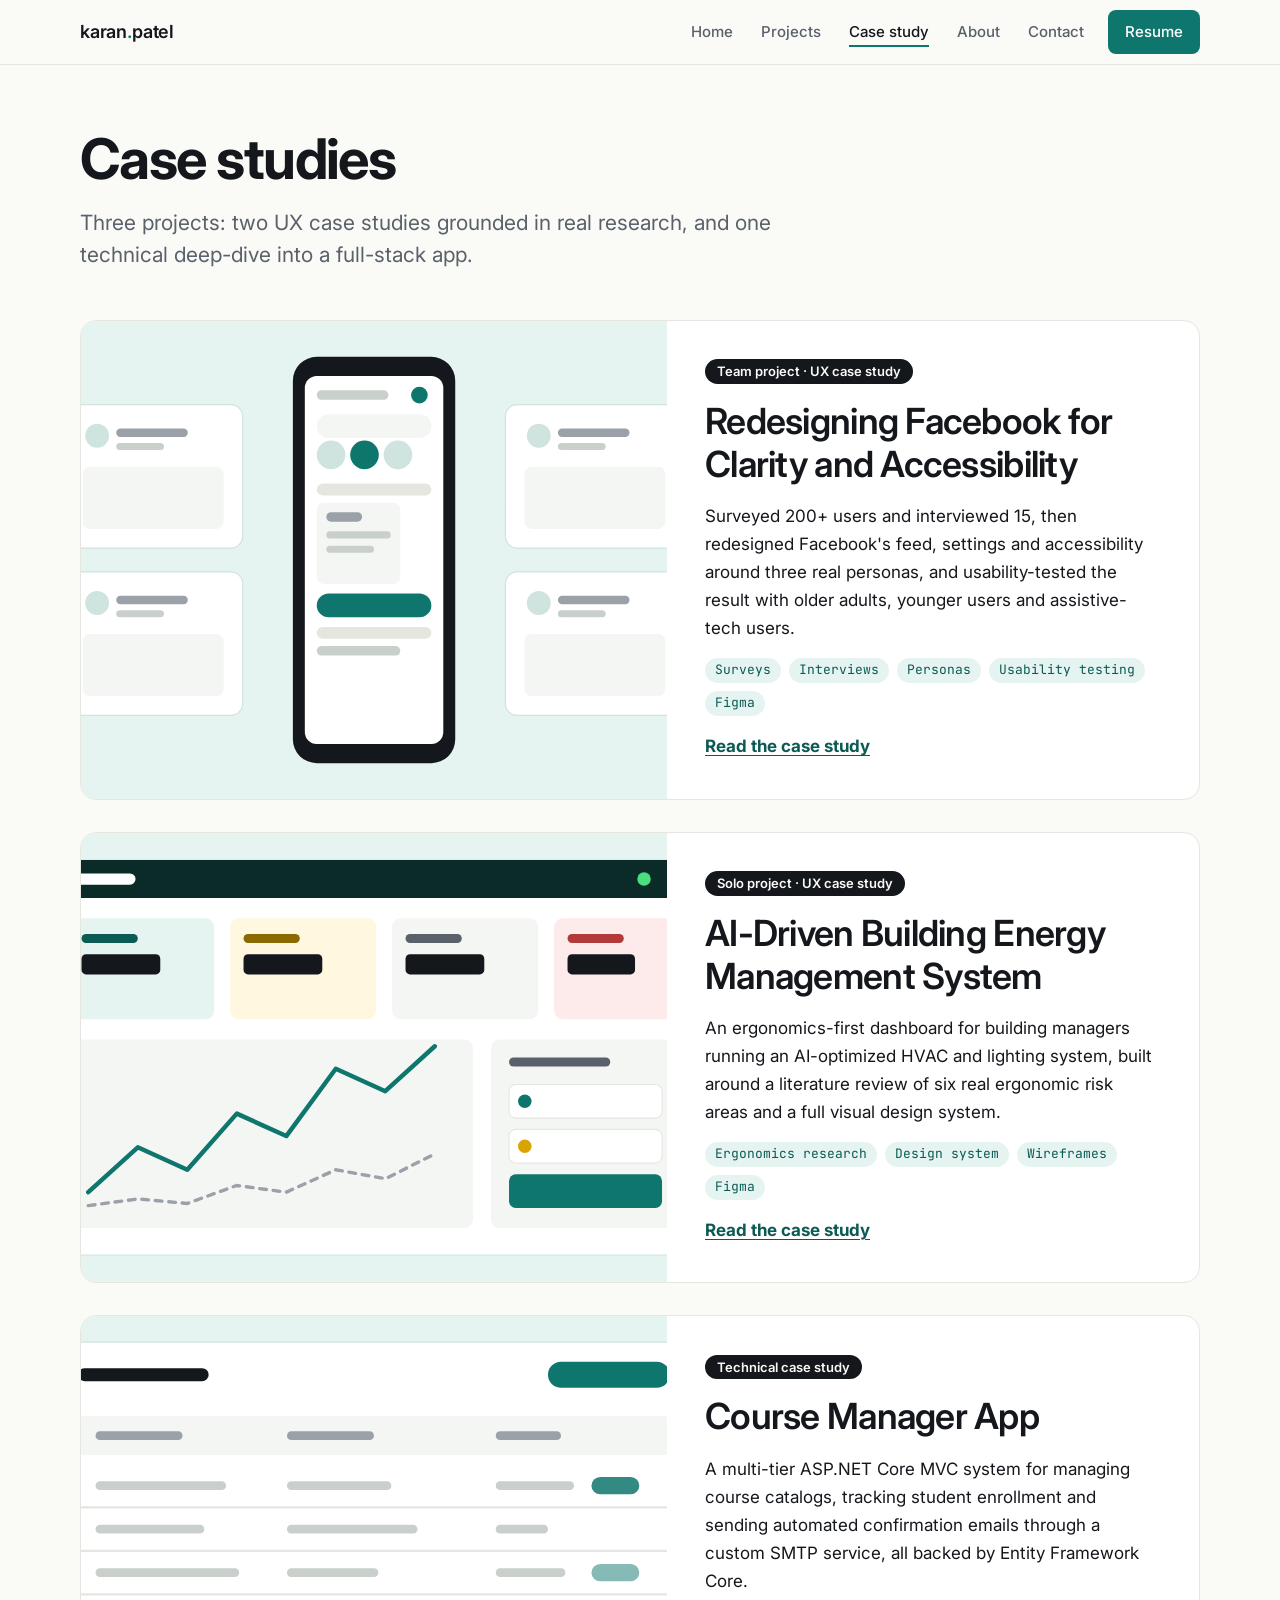
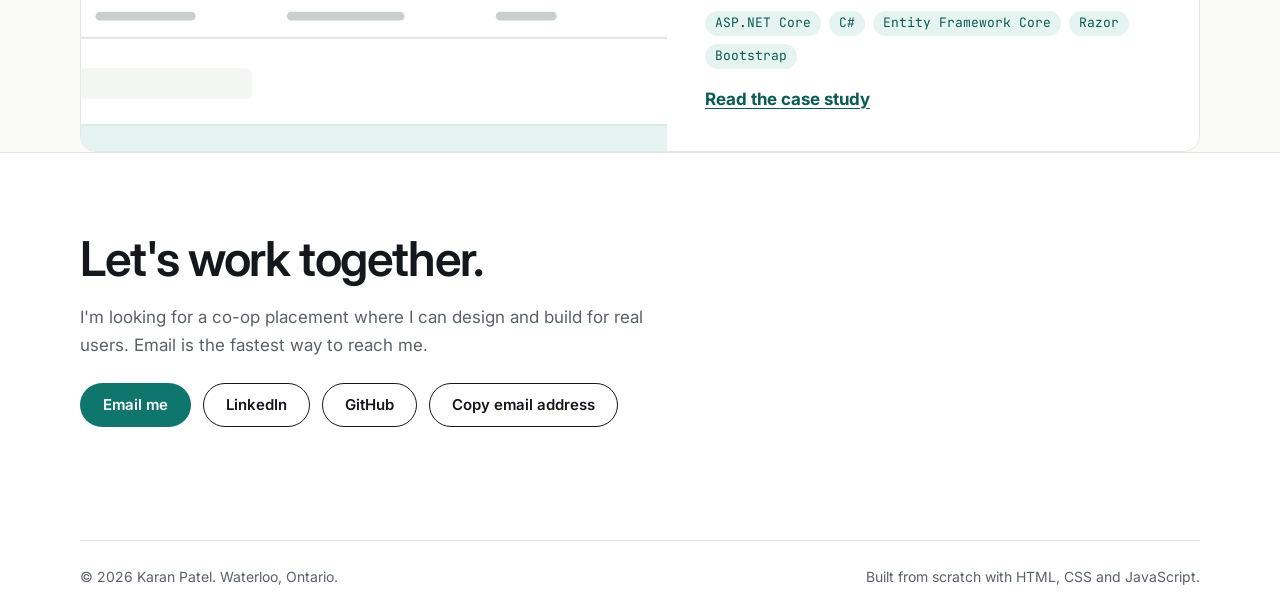
<file: case-study.html>
<!DOCTYPE html>
<html lang="en">
<head>
  <meta charset="utf-8">
  <meta name="viewport" content="width=device-width, initial-scale=1">
  <title>UX Case Studies | Karan Patel</title>
  <meta name="description" content="UX and technical case studies by Karan Patel: a Facebook accessibility redesign, an AI-driven building energy dashboard, and an ASP.NET Core course manager app.">
  <meta name="author" content="Karan Patel">
  <meta name="robots" content="index, follow">
  <meta name="theme-color" content="#FAFAF7">
  <link rel="canonical" href="https://karan-xi.github.io/case-study.html">

  <!-- Open Graph / social previews -->
  <meta property="og:type" content="article">
  <meta property="og:site_name" content="Karan Patel">
  <meta property="og:title" content="UX Case Studies | Karan Patel">
  <meta property="og:description" content="UX and technical case studies by Karan Patel: a Facebook accessibility redesign, an AI-driven building energy dashboard, and an ASP.NET Core course manager app.">
  <meta property="og:url" content="https://karan-xi.github.io/case-study.html">
  <meta property="og:image" content="https://karan-xi.github.io/assets/img/og-image.png">
  <meta property="og:image:alt" content="Karan Patel, full-stack developer and UI/UX designer">
  <meta name="twitter:card" content="summary_large_image">
  <meta name="twitter:title" content="UX Case Studies | Karan Patel">
  <meta name="twitter:description" content="UX and technical case studies by Karan Patel: a Facebook accessibility redesign, an AI-driven building energy dashboard, and an ASP.NET Core course manager app.">
  <meta name="twitter:image" content="https://karan-xi.github.io/assets/img/og-image.png">

  <link rel="icon" href="assets/img/favicon.svg" type="image/svg+xml">
  <link rel="apple-touch-icon" href="assets/img/apple-touch-icon.png">

  <link rel="preconnect" href="https://fonts.googleapis.com">
  <link rel="preconnect" href="https://fonts.gstatic.com" crossorigin>
  <link href="https://fonts.googleapis.com/css2?family=Inter:wght@400;500;600;700&amp;family=JetBrains+Mono:wght@400;500&amp;display=swap" rel="stylesheet">
  <link rel="stylesheet" href="css/styles.css">
  <script>document.documentElement.classList.add('js');</script>
  <script src="js/main.js" defer></script>
</head>
<body>
  <a class="skip-link" href="#main">Skip to main content</a>
  <header class="site-header">
    <div class="container header-inner">
      <a class="brand" href="index.html" aria-label="Karan Patel, home">karan<span aria-hidden="true">.</span>patel</a>
      <button class="nav-toggle" type="button" aria-label="Open navigation menu" aria-expanded="false" aria-controls="site-nav">
        <span class="nav-toggle-bars" aria-hidden="true"></span>
        <span class="nav-toggle-label">Menu</span>
      </button>
      <nav class="site-nav" id="site-nav" aria-label="Main navigation">
        <ul class="nav-list">
          <li><a href="index.html">Home</a></li>
          <li><a href="projects.html">Projects</a></li>
          <li><a href="case-study.html" aria-current="page">Case study</a></li>
          <li><a href="about.html">About</a></li>
          <li><a href="#contact">Contact</a></li>
          <li><a class="btn btn-primary" href="assets/img/Karan-Patel-Resume.pdf" download>Resume</a></li>
        </ul>
      </nav>
    </div>
  </header>

  <main id="main">
    <div class="container page-head">
      <h1>Case studies</h1>
      <p class="lead">Three projects: two UX case studies grounded in real research, and one technical deep-dive into a full-stack app.</p>
    </div>

    <div class="container">
      <article class="feature">
        <img src="assets/img/project-facebook.svg" width="640" height="400" alt="Illustration of a phone showing a redesigned social feed, next to accessibility and settings cards" loading="lazy">
        <div class="feature-body">
          <span class="badge">Team project · UX case study</span>
          <h2>Redesigning Facebook for Clarity and Accessibility</h2>
          <p>Surveyed 200+ users and interviewed 15, then redesigned Facebook's feed, settings and accessibility around three real personas, and usability-tested the result with older adults, younger users and assistive-tech users.</p>
          <ul class="tags" aria-label="Methods"><li>Surveys</li><li>Interviews</li><li>Personas</li><li>Usability testing</li><li>Figma</li></ul>
          <p><a href="case-study-facebook.html"><strong>Read the case study</strong></a></p>
        </div>
      </article>

      <article class="feature" style="margin-top:var(--s-4)">
        <img src="assets/img/project-bems.svg" width="640" height="400" alt="Illustration of an energy management dashboard with a usage chart, status tiles and controls" loading="lazy">
        <div class="feature-body">
          <span class="badge">Solo project · UX case study</span>
          <h2>AI-Driven Building Energy Management System</h2>
          <p>An ergonomics-first dashboard for building managers running an AI-optimized HVAC and lighting system, built around a literature review of six real ergonomic risk areas and a full visual design system.</p>
          <ul class="tags" aria-label="Methods"><li>Ergonomics research</li><li>Design system</li><li>Wireframes</li><li>Figma</li></ul>
          <p><a href="case-study-bems.html"><strong>Read the case study</strong></a></p>
        </div>
      </article>

      <article class="feature" style="margin-top:var(--s-4)">
        <img src="assets/img/project-course.svg" width="640" height="400" alt="Illustration of a course management table with sortable columns and status labels" loading="lazy">
        <div class="feature-body">
          <span class="badge">Technical case study</span>
          <h2>Course Manager App</h2>
          <p>A multi-tier ASP.NET Core MVC system for managing course catalogs, tracking student enrollment and sending automated confirmation emails through a custom SMTP service, all backed by Entity Framework Core.</p>
          <ul class="tags" aria-label="Technologies"><li>ASP.NET Core</li><li>C#</li><li>Entity Framework Core</li><li>Razor</li><li>Bootstrap</li></ul>
          <p><a href="case-study-course-manager.html"><strong>Read the case study</strong></a></p>
        </div>
      </article>
    </div>
  </main>

  <footer class="site-footer" id="contact">
    <div class="container contact">
      <h2>Let's work together.</h2>
      <p>I'm looking for a co-op placement where I can design and build for real users. Email is the fastest way to reach me.</p>
      <div class="actions">
        <a class="btn btn-primary" href="mailto:karanpatel111203@gmail.com">Email me</a>
        <a class="btn btn-secondary" href="https://www.linkedin.com/in/karan-patel-4053bb26a/" rel="noopener">LinkedIn</a>
        <a class="btn btn-secondary" href="https://github.com/karan-xi" rel="noopener">GitHub</a>
        <button class="btn btn-secondary" type="button" data-copy="karanpatel111203@gmail.com" hidden>Copy email address</button>
      </div>
      <span class="copy-status" role="status" aria-live="polite" data-copy-status></span>
    </div>
    <div class="container footer-bar">
      <p>&copy; <span data-year>2026</span> Karan Patel. Waterloo, Ontario.</p>
      <p>Built from scratch with HTML, CSS and JavaScript.</p>
    </div>
  </footer>
</body>
</html>
</file>
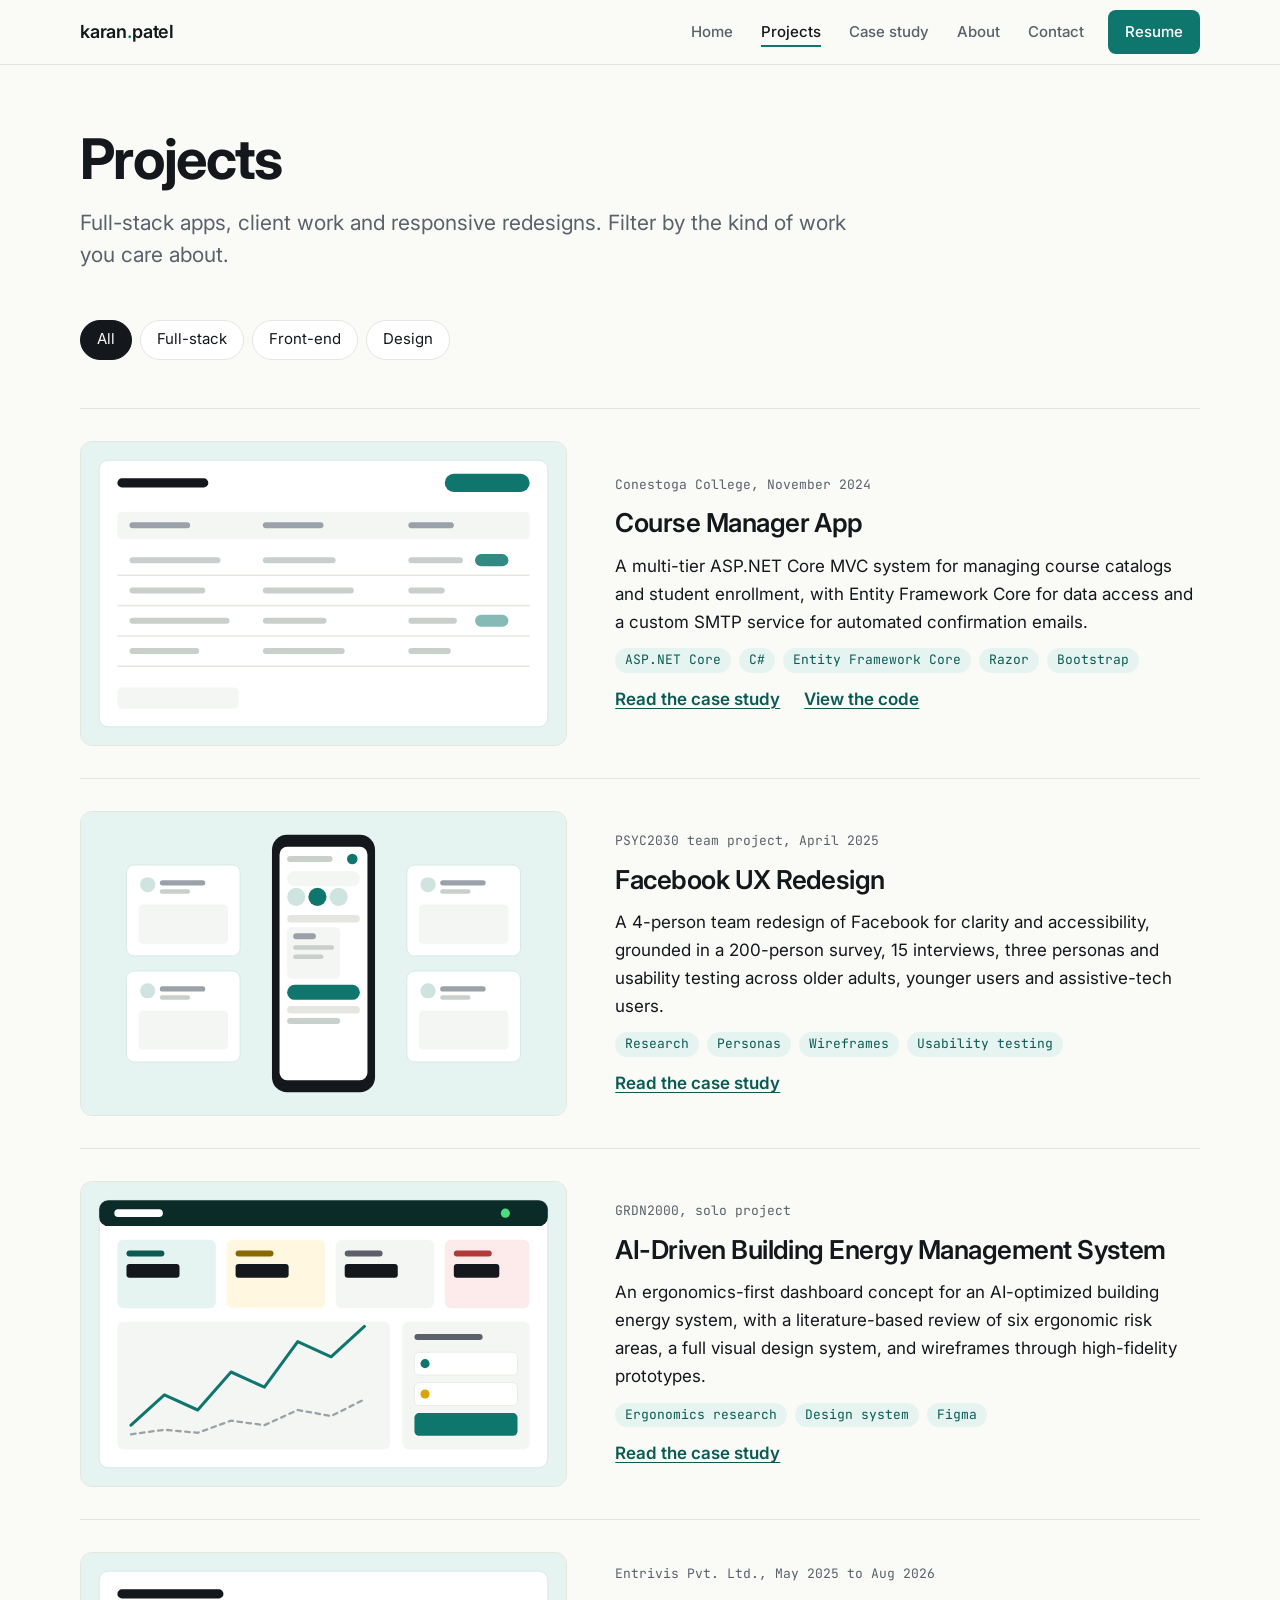
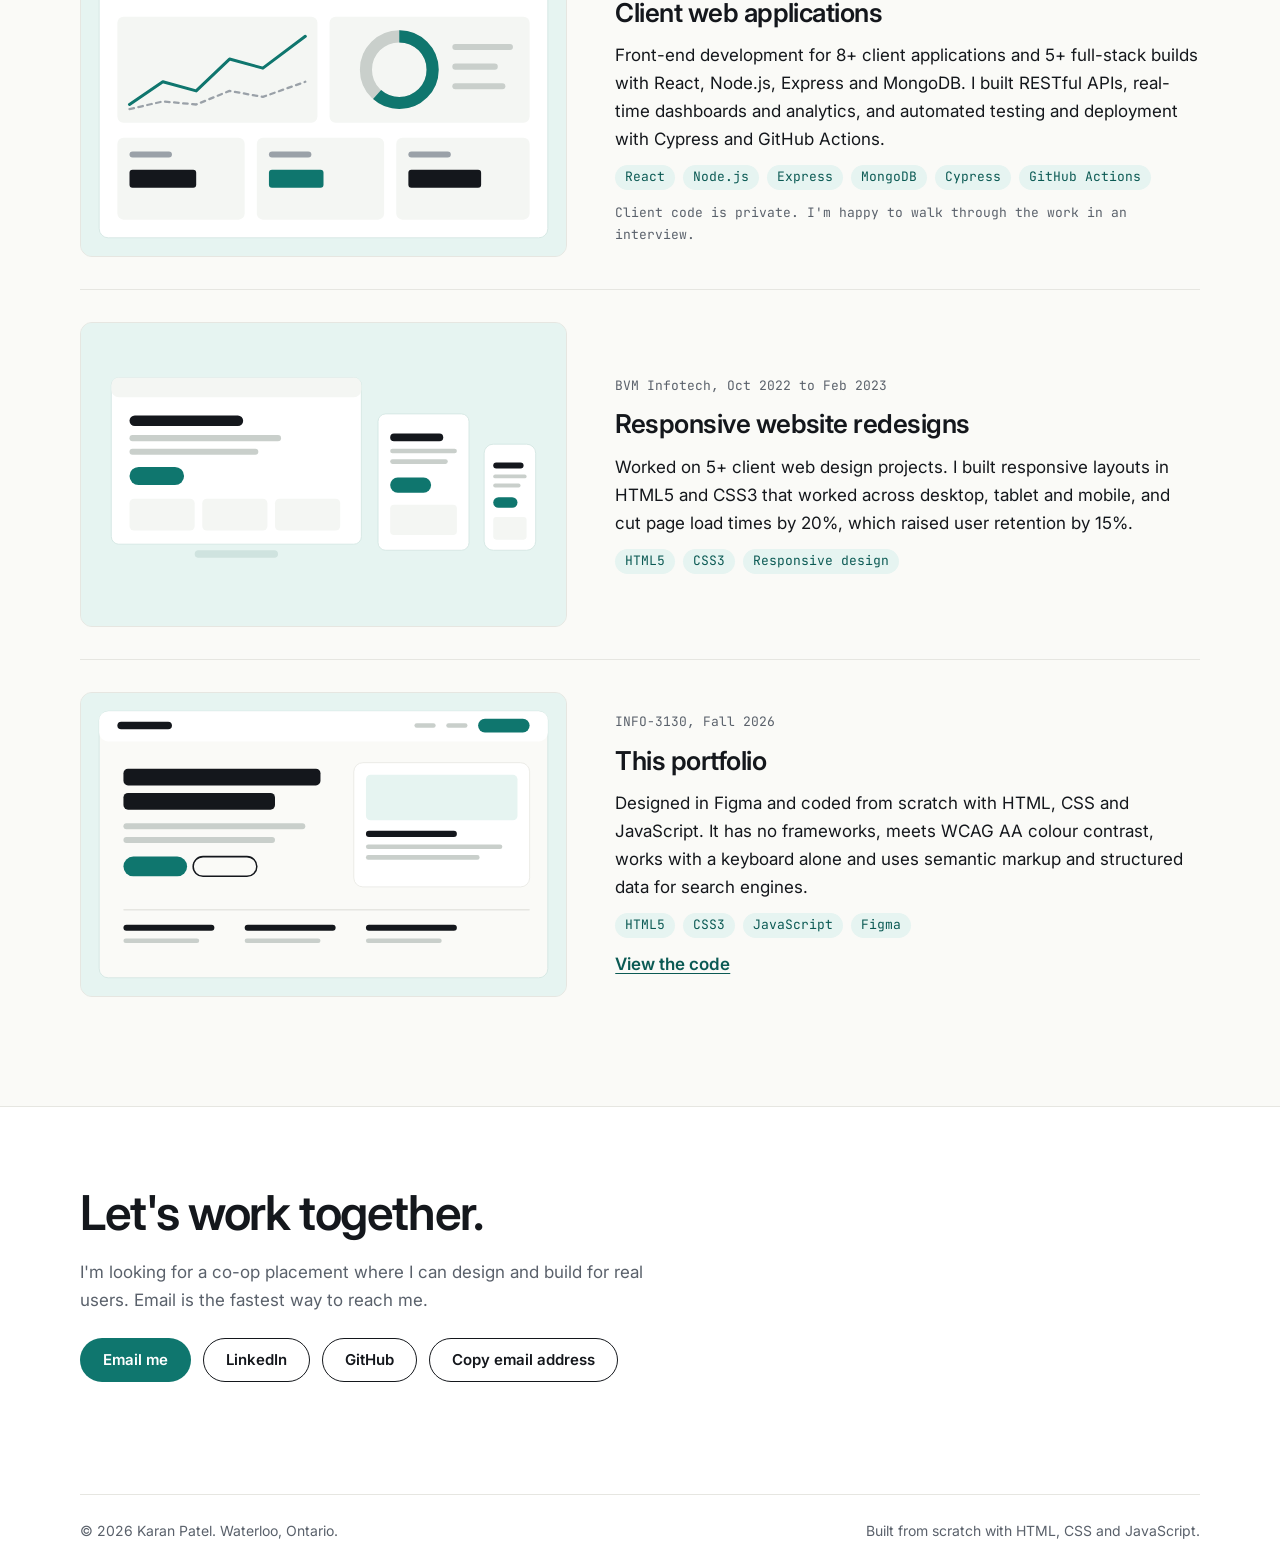
<file: projects.html>
<!DOCTYPE html>
<html lang="en">
<head>
  <meta charset="utf-8">
  <meta name="viewport" content="width=device-width, initial-scale=1">
  <title>Projects | Karan Patel</title>
  <meta name="description" content="Web projects and case studies by Karan Patel: a Facebook accessibility redesign, an AI-driven energy dashboard, an ASP.NET Core course manager and client applications.">
  <meta name="author" content="Karan Patel">
  <meta name="robots" content="index, follow">
  <meta name="theme-color" content="#FAFAF7">
  <link rel="canonical" href="https://karan-xi.github.io/projects.html">

  <!-- Open Graph / social previews -->
  <meta property="og:type" content="website">
  <meta property="og:site_name" content="Karan Patel">
  <meta property="og:title" content="Projects | Karan Patel">
  <meta property="og:description" content="Web projects and case studies by Karan Patel: a Facebook accessibility redesign, an AI-driven energy dashboard, an ASP.NET Core course manager and client applications.">
  <meta property="og:url" content="https://karan-xi.github.io/projects.html">
  <meta property="og:image" content="https://karan-xi.github.io/assets/img/og-image.png">
  <meta property="og:image:alt" content="Karan Patel, full-stack developer and UI/UX designer">
  <meta name="twitter:card" content="summary_large_image">
  <meta name="twitter:title" content="Projects | Karan Patel">
  <meta name="twitter:description" content="Web projects and case studies by Karan Patel: a Facebook accessibility redesign, an AI-driven energy dashboard, an ASP.NET Core course manager and client applications.">
  <meta name="twitter:image" content="https://karan-xi.github.io/assets/img/og-image.png">

  <link rel="icon" href="assets/img/favicon.svg" type="image/svg+xml">
  <link rel="apple-touch-icon" href="assets/img/apple-touch-icon.png">

  <link rel="preconnect" href="https://fonts.googleapis.com">
  <link rel="preconnect" href="https://fonts.gstatic.com" crossorigin>
  <link href="https://fonts.googleapis.com/css2?family=Inter:wght@400;500;600;700&amp;family=JetBrains+Mono:wght@400;500&amp;display=swap" rel="stylesheet">
  <link rel="stylesheet" href="css/styles.css">
  <script>document.documentElement.classList.add('js');</script>
  <script src="js/main.js" defer></script>
</head>
<body>
  <a class="skip-link" href="#main">Skip to main content</a>
  <header class="site-header">
    <div class="container header-inner">
      <a class="brand" href="index.html" aria-label="Karan Patel, home">karan<span aria-hidden="true">.</span>patel</a>
      <button class="nav-toggle" type="button" aria-label="Open navigation menu" aria-expanded="false" aria-controls="site-nav">
        <span class="nav-toggle-bars" aria-hidden="true"></span>
        <span class="nav-toggle-label">Menu</span>
      </button>
      <nav class="site-nav" id="site-nav" aria-label="Main navigation">
        <ul class="nav-list">
          <li><a href="index.html">Home</a></li>
          <li><a href="projects.html" aria-current="page">Projects</a></li>
          <li><a href="case-study.html">Case study</a></li>
          <li><a href="about.html">About</a></li>
          <li><a href="#contact">Contact</a></li>
          <li><a class="btn btn-primary" href="assets/img/Karan-Patel-Resume.pdf" download>Resume</a></li>
        </ul>
      </nav>
    </div>
  </header>

  <main id="main">
    <div class="container page-head">
      <h1>Projects</h1>
      <p class="lead">Full-stack apps, client work and responsive redesigns. Filter by the kind of work you care about.</p>
    </div>

    <div class="container projects-list">
      <div class="filters" role="group" aria-label="Filter projects" data-filters hidden>
        <button class="chip-btn" type="button" data-filter="all" aria-pressed="true">All</button>
        <button class="chip-btn" type="button" data-filter="full-stack" aria-pressed="false">Full-stack</button>
        <button class="chip-btn" type="button" data-filter="front-end" aria-pressed="false">Front-end</button>
        <button class="chip-btn" type="button" data-filter="design" aria-pressed="false">Design</button>
      </div>
      <p class="filter-status" id="filter-status" role="status" aria-live="polite"></p>

      <article class="project" data-categories="full-stack">
        <img src="assets/img/project-course.svg" width="640" height="400" alt="Illustration of a course management table with sortable columns and status labels" loading="lazy">
        <div class="project-body">
          <p class="when">Conestoga College, <time datetime="2024-11">November 2024</time></p>
          <h2>Course Manager App</h2>
          <p>A multi-tier ASP.NET Core MVC system for managing course catalogs and student enrollment, with Entity Framework Core for data access and a custom SMTP service for automated confirmation emails.</p>
          <ul class="tags" aria-label="Technologies"><li>ASP.NET Core</li><li>C#</li><li>Entity Framework Core</li><li>Razor</li><li>Bootstrap</li></ul>
          <ul class="text-links">
            <li><a href="case-study-course-manager.html">Read the case study</a></li>
            <li><a href="https://github.com/karan-xi/CourceManagerApp" rel="noopener">View the code</a></li>
          </ul>
        </div>
      </article>

      <article class="project" data-categories="design">
        <img src="assets/img/project-facebook.svg" width="640" height="400" alt="Illustration of a phone showing a redesigned social feed, next to accessibility and settings cards" loading="lazy">
        <div class="project-body">
          <p class="when">PSYC2030 team project, <time datetime="2025-04">April 2025</time></p>
          <h2>Facebook UX Redesign</h2>
          <p>A 4-person team redesign of Facebook for clarity and accessibility, grounded in a 200-person survey, 15 interviews, three personas and usability testing across older adults, younger users and assistive-tech users.</p>
          <ul class="tags" aria-label="Methods"><li>Research</li><li>Personas</li><li>Wireframes</li><li>Usability testing</li></ul>
          <ul class="text-links">
            <li><a href="case-study-facebook.html">Read the case study</a></li>
          </ul>
        </div>
      </article>

      <article class="project" data-categories="design">
        <img src="assets/img/project-bems.svg" width="640" height="400" alt="Illustration of an energy management dashboard with a usage chart, status tiles and controls" loading="lazy">
        <div class="project-body">
          <p class="when">GRDN2000, solo project</p>
          <h2>AI-Driven Building Energy Management System</h2>
          <p>An ergonomics-first dashboard concept for an AI-optimized building energy system, with a literature-based review of six ergonomic risk areas, a full visual design system, and wireframes through high-fidelity prototypes.</p>
          <ul class="tags" aria-label="Methods"><li>Ergonomics research</li><li>Design system</li><li>Figma</li></ul>
          <ul class="text-links">
            <li><a href="case-study-bems.html">Read the case study</a></li>
          </ul>
        </div>
      </article>

      <article class="project" data-categories="full-stack front-end">
        <img src="assets/img/project-client.svg" width="640" height="400" alt="Illustration of an analytics dashboard with a line chart, a donut chart and three summary tiles" loading="lazy">
        <div class="project-body">
          <p class="when">Entrivis Pvt. Ltd., <time datetime="2025-05">May 2025</time> to <time datetime="2026-08">Aug 2026</time></p>
          <h2>Client web applications</h2>
          <p>Front-end development for 8+ client applications and 5+ full-stack builds with React, Node.js, Express and MongoDB. I built RESTful APIs, real-time dashboards and analytics, and automated testing and deployment with Cypress and GitHub Actions.</p>
          <ul class="tags" aria-label="Technologies"><li>React</li><li>Node.js</li><li>Express</li><li>MongoDB</li><li>Cypress</li><li>GitHub Actions</li></ul>
          <p class="when">Client code is private. I'm happy to walk through the work in an interview.</p>
        </div>
      </article>

      <article class="project" data-categories="front-end design">
        <img src="assets/img/project-bvm.svg" width="640" height="400" alt="Illustration of one website layout adapting to desktop, tablet and phone screens" loading="lazy">
        <div class="project-body">
          <p class="when">BVM Infotech, <time datetime="2022-10">Oct 2022</time> to <time datetime="2023-02">Feb 2023</time></p>
          <h2>Responsive website redesigns</h2>
          <p>Worked on 5+ client web design projects. I built responsive layouts in HTML5 and CSS3 that worked across desktop, tablet and mobile, and cut page load times by 20%, which raised user retention by 15%.</p>
          <ul class="tags" aria-label="Technologies"><li>HTML5</li><li>CSS3</li><li>Responsive design</li></ul>
        </div>
      </article>

      <article class="project" data-categories="front-end design">
        <img src="assets/img/project-portfolio.svg" width="640" height="400" alt="Illustration of a minimal portfolio homepage with a headline, buttons and a project preview" loading="lazy">
        <div class="project-body">
          <p class="when">INFO-3130, <time datetime="2026-09">Fall 2026</time></p>
          <h2>This portfolio</h2>
          <p>Designed in Figma and coded from scratch with HTML, CSS and JavaScript. It has no frameworks, meets WCAG AA colour contrast, works with a keyboard alone and uses semantic markup and structured data for search engines.</p>
          <ul class="tags" aria-label="Technologies"><li>HTML5</li><li>CSS3</li><li>JavaScript</li><li>Figma</li></ul>
          <ul class="text-links">
            <li><a href="https://github.com/karan-xi/portfolio" rel="noopener">View the code</a></li>
          </ul>
        </div>
      </article>
    </div>
  </main>

  <footer class="site-footer" id="contact">
    <div class="container contact">
      <h2>Let's work together.</h2>
      <p>I'm looking for a co-op placement where I can design and build for real users. Email is the fastest way to reach me.</p>
      <div class="actions">
        <a class="btn btn-primary" href="mailto:karanpatel111203@gmail.com">Email me</a>
        <a class="btn btn-secondary" href="https://www.linkedin.com/in/karan-patel-4053bb26a/" rel="noopener">LinkedIn</a>
        <a class="btn btn-secondary" href="https://github.com/karan-xi" rel="noopener">GitHub</a>
        <button class="btn btn-secondary" type="button" data-copy="karanpatel111203@gmail.com" hidden>Copy email address</button>
      </div>
      <span class="copy-status" role="status" aria-live="polite" data-copy-status></span>
    </div>
    <div class="container footer-bar">
      <p>&copy; <span data-year>2026</span> Karan Patel. Waterloo, Ontario.</p>
      <p>Built from scratch with HTML, CSS and JavaScript.</p>
    </div>
  </footer>
</body>
</html>
</file>
<file: css/styles.css>
/* ==========================================================================
   Karan Patel portfolio: styles.css
   Structure: 1 Tokens · 2 Base · 3 Layout · 4 Header · 5 Components
              6 Home · 7 Projects · 8 Case study · 9 About · 10 Footer
              11 Utilities · 12 Motion & print
   ========================================================================== */

/* 1. TOKENS ---------------------------------------------------------------- */
:root {
  /* Colour */
  --paper: #fafaf7;
  --surface: #ffffff;
  --ink: #14171c;
  --muted: #5a616b;
  --line: #e6e6e1;
  --accent: #0f766e;
  --accent-dark: #0b5a54;
  --accent-tint: #e6f4f1;

  /* Type */
  --font-sans:
    "Inter", system-ui, -apple-system, "Segoe UI", Roboto, "Helvetica Neue",
    Arial, sans-serif;
  --font-mono:
    "JetBrains Mono", ui-monospace, SFMono-Regular, Menlo, Consolas, monospace;

  --fs-h1: clamp(2.25rem, 1.4rem + 3.6vw, 3.5rem);
  --fs-h2: clamp(1.75rem, 1.3rem + 1.6vw, 2.25rem);
  --fs-h3: 1.375rem;
  --fs-body: 1.0625rem;
  --fs-small: 0.875rem;
  --fs-lead: clamp(1.125rem, 1rem + 0.5vw, 1.3125rem);

  /* Spacing (8px scale) */
  --s-1: 0.5rem;
  --s-2: 1rem;
  --s-3: 1.5rem;
  --s-4: 2rem;
  --s-6: 3rem;
  --s-8: 4rem;
  --section-y: clamp(3rem, 6vw, 5.5rem);

  /* Shape */
  --r-sm: 8px;
  --r-md: 12px;
  --r-lg: 16px;
  --r-pill: 999px;

  --header-h: 4rem;
  --container: 1120px;
}

/* 2. BASE ------------------------------------------------------------------ */
*,
*::before,
*::after {
  box-sizing: border-box;
}

html {
  -webkit-text-size-adjust: 100%;
  text-size-adjust: 100%;
}

@media (prefers-reduced-motion: no-preference) {
  html {
    scroll-behavior: smooth;
  }
}

body {
  margin: 0;
  background: var(--paper);
  color: var(--ink);
  font-family: var(--font-sans);
  font-size: var(--fs-body);
  line-height: 1.65;
  -webkit-font-smoothing: antialiased;
  -moz-osx-font-smoothing: grayscale;
}

body.nav-open {
  overflow: hidden;
}

img,
svg {
  display: block;
  max-width: 100%;
  height: auto;
}

h1,
h2,
h3,
h4 {
  margin: 0;
  font-weight: 600;
  color: var(--ink);
}

h1 {
  font-size: var(--fs-h1);
  line-height: 1.1;
  letter-spacing: -0.03em;
  font-weight: 700;
  text-wrap: balance;
}

h2 {
  font-size: var(--fs-h2);
  line-height: 1.2;
  letter-spacing: -0.02em;
  text-wrap: balance;
}

h3 {
  font-size: var(--fs-h3);
  line-height: 1.35;
  letter-spacing: -0.01em;
}

h4 {
  font-size: 1.0625rem;
  line-height: 1.4;
}

p {
  margin: 0 0 var(--s-2);
}

ul,
ol {
  margin: 0;
  padding: 0;
}

a {
  color: var(--accent-dark);
  text-decoration-thickness: 1px;
  text-underline-offset: 0.2em;
}

a:hover {
  text-decoration-thickness: 2px;
}

:focus-visible {
  outline: 3px solid var(--accent);
  outline-offset: 3px;
  border-radius: 4px;
}

::selection {
  background: var(--accent-tint);
  color: var(--ink);
}

[hidden] {
  display: none !important;
}

/* 3. LAYOUT ---------------------------------------------------------------- */
.container {
  width: min(var(--container), 100% - 2.5rem);
  margin-inline: auto;
}

.section {
  padding-block: var(--section-y);
}

.section--ruled {
  border-top: 1px solid var(--line);
}

.section-head {
  display: flex;
  flex-wrap: wrap;
  align-items: flex-end;
  justify-content: space-between;
  gap: var(--s-2);
  margin-bottom: var(--s-4);
}

.page-head {
  padding-block: clamp(2.5rem, 5vw, 4.5rem) var(--s-4);
}

.page-head .lead {
  margin-top: var(--s-2);
}

.lead {
  font-size: var(--fs-lead);
  line-height: 1.55;
  color: var(--muted);
  max-width: 60ch;
}

.skip-link {
  position: absolute;
  left: var(--s-2);
  top: -4rem;
  z-index: 100;
  padding: 0.75rem 1rem;
  background: var(--ink);
  color: var(--paper);
  border-radius: var(--r-sm);
  transition: top 0.15s;
}

.skip-link:focus {
  top: var(--s-1);
}

/* 4. HEADER & NAV ---------------------------------------------------------- */
.site-header {
  position: sticky;
  top: 0;
  z-index: 50;
  background: rgba(250, 250, 247, 0.94);
  -webkit-backdrop-filter: saturate(1.4) blur(10px);
  backdrop-filter: saturate(1.4) blur(10px);
  border-bottom: 1px solid var(--line);
}

.header-inner {
  display: flex;
  flex-wrap: wrap;
  align-items: center;
  justify-content: space-between;
  gap: var(--s-1) var(--s-2);
  min-height: var(--header-h);
}

.brand {
  font-size: 1.125rem;
  font-weight: 600;
  letter-spacing: -0.01em;
  color: var(--ink);
  text-decoration: none;
}

.brand span {
  color: var(--accent);
}

.nav-list {
  display: flex;
  flex-wrap: wrap;
  align-items: center;
  gap: 0.25rem;
  list-style: none;
}

.nav-list a {
  display: block;
  padding: 0.5rem 0.75rem;
  border-radius: var(--r-sm);
  color: var(--muted);
  font-size: 0.9375rem;
  font-weight: 500;
  text-decoration: none;
}

.nav-list a:hover {
  color: var(--ink);
  background: rgba(20, 23, 28, 0.05);
}

.nav-list a[aria-current="page"] {
  color: var(--ink);
  text-decoration: underline;
  text-decoration-color: var(--accent);
  text-decoration-thickness: 2px;
  text-underline-offset: 0.5em;
}

.nav-list a.btn {
  display: inline-flex;
  margin-left: 0.5rem;
  padding: 0.375rem 1rem;
  color: #fff;
}

.nav-list a.btn:hover {
  background: var(--accent-dark);
  color: #fff;
}

.nav-toggle {
  display: none;
  align-items: center;
  gap: 0.625rem;
  min-height: 2.75rem;
  padding: 0 0.25rem;
  background: none;
  border: 0;
  color: var(--ink);
  font: inherit;
  font-weight: 600;
  cursor: pointer;
}

.nav-toggle-bars,
.nav-toggle-bars::before,
.nav-toggle-bars::after {
  display: block;
  width: 1.375rem;
  height: 2px;
  background: currentColor;
  border-radius: 2px;
  transition:
    transform 0.2s,
    background-color 0.2s;
}

.nav-toggle-bars {
  position: relative;
}

.nav-toggle-bars::before,
.nav-toggle-bars::after {
  content: "";
  position: absolute;
  left: 0;
}

.nav-toggle-bars::before {
  top: -6px;
}

.nav-toggle-bars::after {
  top: 6px;
}

.nav-toggle[aria-expanded="true"] .nav-toggle-bars {
  background: transparent;
}

.nav-toggle[aria-expanded="true"] .nav-toggle-bars::before {
  transform: translateY(6px) rotate(45deg);
}

.nav-toggle[aria-expanded="true"] .nav-toggle-bars::after {
  transform: translateY(-6px) rotate(-45deg);
}

@media (max-width: 859.98px) {
  .js .nav-toggle {
    display: inline-flex;
  }

  /* Absolute (not fixed): backdrop-filter on the header would trap a fixed child. */
  .js .site-nav {
    display: none;
    position: absolute;
    top: 100%;
    right: 0;
    left: 0;
    height: calc(100vh - var(--header-h));
    height: calc(100dvh - var(--header-h));
    padding: var(--s-3) 1.25rem var(--s-6);
    overflow-y: auto;
    background: var(--paper);
  }

  .js .site-nav[data-open="true"] {
    display: block;
  }

  .js .nav-list {
    flex-direction: column;
    align-items: stretch;
    gap: 0;
  }

  .js .nav-list a {
    padding: 0.875rem 0;
    border-bottom: 1px solid var(--line);
    border-radius: 0;
    color: var(--ink);
    font-size: 1.5rem;
    font-weight: 600;
    letter-spacing: -0.02em;
  }

  .js .nav-list a[aria-current="page"] {
    text-decoration: none;
    color: var(--accent-dark);
  }

  .js .nav-list a.btn {
    display: flex;
    margin: var(--s-3) 0 0;
    padding: 0.75rem 1.25rem;
    border-bottom: 0;
    border-radius: var(--r-pill);
    color: #fff;
    font-size: 1.0625rem;
    letter-spacing: 0;
  }
}

/* 5. COMPONENTS ------------------------------------------------------------ */
.btn {
  display: inline-flex;
  align-items: center;
  justify-content: center;
  gap: 0.5rem;
  min-height: 2.75rem;
  padding: 0.625rem 1.375rem;
  border: 1.5px solid transparent;
  border-radius: var(--r-pill);
  font: inherit;
  font-size: 0.9375rem;
  font-weight: 600;
  line-height: 1.2;
  text-decoration: none;
  cursor: pointer;
  transition:
    background-color 0.15s,
    border-color 0.15s,
    color 0.15s;
}

.btn-primary {
  background: var(--accent);
  color: #fff;
}

.btn-primary:hover {
  background: var(--accent-dark);
  color: #fff;
}

.btn-secondary {
  background: transparent;
  border-color: var(--ink);
  color: var(--ink);
}

.btn-secondary:hover {
  background: var(--ink);
  color: var(--paper);
}

.actions {
  display: flex;
  flex-wrap: wrap;
  gap: 0.75rem;
}

.tags {
  display: flex;
  flex-wrap: wrap;
  gap: 0.5rem;
  list-style: none;
}

.tags li {
  padding: 0.125rem 0.625rem;
  border-radius: var(--r-pill);
  background: var(--accent-tint);
  color: var(--accent-dark);
  font-family: var(--font-mono);
  font-size: 0.8125rem;
  line-height: 1.6;
}

.text-links {
  display: flex;
  flex-wrap: wrap;
  gap: 0.5rem 1.5rem;
  list-style: none;
  font-weight: 600;
}

.when {
  font-family: var(--font-mono);
  font-size: 0.8125rem;
  color: var(--muted);
}

.plain-list {
  list-style: none;
}

.plain-list li {
  padding-block: 0.25rem;
}

.bullets {
  padding-left: 1.25rem;
}

.bullets li {
  margin-bottom: 0.5rem;
  padding-left: 0.25rem;
}

.bullets li::marker {
  color: var(--accent);
}

/* 6. HOME ------------------------------------------------------------------ */
.hero {
  padding-block: clamp(2.5rem, 6vw, 5.5rem) 0;
}

.hero-grid {
  display: grid;
  gap: var(--s-6);
  align-items: center;
}

@media (min-width: 900px) {
  .hero-grid {
    grid-template-columns: minmax(0, 1.15fr) minmax(0, 0.85fr);
    gap: var(--s-8);
  }
}

.status {
  display: inline-flex;
  align-items: center;
  gap: 0.5rem;
  margin-bottom: var(--s-3);
  padding: 0.375rem 0.875rem;
  border: 1px solid var(--line);
  border-radius: var(--r-pill);
  background: var(--surface);
  color: var(--muted);
  font-size: var(--fs-small);
  line-height: 1.4;
}

.status::before {
  content: "";
  width: 0.5rem;
  height: 0.5rem;
  border-radius: 50%;
  background: var(--accent);
}

.hero-copy h1 {
  margin-bottom: var(--s-3);
}

.hero-copy .lead {
  margin-bottom: var(--s-4);
}

/* The hero's one animated moment: a wireframe that resolves into a UI. */
.wire {
  display: grid;
  gap: 0.75rem;
  padding: 1rem;
  border: 1px solid var(--line);
  border-radius: var(--r-lg);
  background: var(--surface);
}

.wb {
  display: block;
  border: 1px solid var(--line);
  border-radius: 6px;
  background-color: var(--fill, transparent);
  animation: resolve 0.8s ease-out both;
  animation-delay: var(--d, 0s);
}

@keyframes resolve {
  from {
    background-color: transparent;
    border-color: #c4c9cf;
  }
}

.wire-bar {
  display: flex;
  align-items: center;
  gap: 0.5rem;
  padding-bottom: 0.75rem;
  border-bottom: 1px solid var(--line);
}

.wire-bar .wb {
  width: 0.625rem;
  height: 0.625rem;
  border-radius: 50%;
}

.wire-bar .wb--nav {
  width: 2.5rem;
  height: 0.5rem;
  border-radius: 4px;
}

.wire-bar .wb--push {
  margin-left: auto;
}

.wire-hero {
  display: grid;
  gap: 0.625rem;
  padding: 0.75rem 0 0.5rem;
}

.wire-hero .wb--h {
  height: 1.25rem;
}

.wire-hero .wb--line {
  height: 0.625rem;
}

.wire-hero .wb--btn {
  width: 6rem;
  height: 1.75rem;
  border-radius: var(--r-pill);
}

.wire-cards {
  display: grid;
  grid-template-columns: repeat(3, 1fr);
  gap: 0.75rem;
}

.wire-card {
  display: grid;
  gap: 0.5rem;
  padding: 0.5rem;
  border: 1px solid var(--line);
  border-radius: 8px;
}

.wire-card .wb--thumb {
  height: 3.5rem;
}

.wire-card .wb--line {
  height: 0.5rem;
}

.facts {
  display: grid;
  grid-template-columns: repeat(2, minmax(0, 1fr));
  gap: var(--s-3) var(--s-4);
  margin-top: clamp(2.5rem, 5vw, 4rem);
  padding: var(--s-4) 0 var(--section-y);
  border-top: 1px solid var(--line);
  list-style: none;
}

@media (min-width: 800px) {
  .facts {
    grid-template-columns: repeat(4, minmax(0, 1fr));
  }
}

.facts strong {
  display: block;
  font-size: 1.5rem;
  font-weight: 600;
  line-height: 1.2;
  letter-spacing: -0.02em;
}

.facts span {
  display: block;
  margin-top: 0.25rem;
  color: var(--muted);
  font-size: var(--fs-small);
  line-height: 1.45;
}

.feature {
  display: grid;
  overflow: hidden;
  border: 1px solid var(--line);
  border-radius: var(--r-lg);
  background: var(--surface);
}

@media (min-width: 800px) {
  .feature {
    grid-template-columns: minmax(0, 1.1fr) minmax(0, 1fr);
  }
}

.feature img {
  width: 100%;
  height: 100%;
  object-fit: cover;
  background: var(--accent-tint);
}

.feature-body {
  display: flex;
  flex-direction: column;
  justify-content: center;
  gap: var(--s-2);
  padding: clamp(1.5rem, 3vw, 2.5rem);
}

.feature-body p {
  margin: 0;
}

.badge {
  align-self: flex-start;
  padding: 0.125rem 0.75rem;
  border-radius: var(--r-pill);
  background: var(--ink);
  color: var(--paper);
  font-size: 0.8125rem;
  font-weight: 600;
  line-height: 1.6;
}

.pair {
  display: grid;
  gap: var(--s-4);
  margin-top: var(--s-4);
}

@media (min-width: 800px) {
  .pair {
    grid-template-columns: repeat(2, minmax(0, 1fr));
    gap: var(--s-6);
  }
}

.mini {
  display: flex;
  flex-direction: column;
  gap: 0.75rem;
  padding-top: var(--s-2);
  border-top: 2px solid var(--ink);
}

.mini p {
  margin: 0;
  color: var(--muted);
}

.skills {
  display: grid;
  gap: var(--s-4) var(--s-6);
}

@media (min-width: 700px) {
  .skills {
    grid-template-columns: repeat(2, minmax(0, 1fr));
  }
}

@media (min-width: 1000px) {
  .skills {
    grid-template-columns: repeat(3, minmax(0, 1fr));
  }
}

.skill-group {
  padding-top: var(--s-2);
  border-top: 2px solid var(--ink);
}

.skill-group h3 {
  margin-bottom: 0.5rem;
  font-size: 1.0625rem;
}

.skill-group ul {
  color: var(--muted);
}

.timeline {
  margin-left: 0.5rem;
  border-left: 2px solid var(--line);
  list-style: none;
}

.timeline > li {
  position: relative;
  padding: 0 0 var(--s-4) 1.75rem;
}

.timeline > li:last-child {
  padding-bottom: 0;
}

.timeline > li::before {
  content: "";
  position: absolute;
  top: 0.375rem;
  left: -7px;
  width: 12px;
  height: 12px;
  border: 2px solid var(--accent);
  border-radius: 50%;
  background: var(--paper);
}

.timeline h3 {
  margin: 0.125rem 0 0.25rem;
}

.timeline .org {
  margin: 0 0 0.75rem;
  color: var(--muted);
}

.timeline p:last-child {
  margin-bottom: 0;
}

/* 7. PROJECTS -------------------------------------------------------------- */
.filters {
  display: flex;
  flex-wrap: wrap;
  gap: var(--s-1);
  margin-bottom: var(--s-1);
}

.chip-btn {
  min-height: 2.5rem;
  padding: 0.375rem 1rem;
  border: 1px solid var(--line);
  border-radius: var(--r-pill);
  background: var(--surface);
  color: var(--ink);
  font: inherit;
  font-size: 0.9375rem;
  cursor: pointer;
  transition:
    background-color 0.15s,
    color 0.15s,
    border-color 0.15s;
}

.chip-btn:hover {
  border-color: var(--ink);
}

.chip-btn[aria-pressed="true"] {
  border-color: var(--ink);
  background: var(--ink);
  color: var(--paper);
}

.filter-status {
  min-height: 1.5rem;
  margin: 0 0 var(--s-2);
  color: var(--muted);
  font-size: var(--fs-small);
}

.project {
  display: grid;
  gap: var(--s-3);
  padding-block: var(--s-4);
  border-top: 1px solid var(--line);
}

@media (min-width: 800px) {
  .project {
    grid-template-columns: minmax(0, 5fr) minmax(0, 6fr);
    gap: var(--s-6);
    align-items: center;
  }
}

.project img {
  width: 100%;
  border: 1px solid var(--line);
  border-radius: var(--r-md);
  background: var(--accent-tint);
}

.project-body {
  display: flex;
  flex-direction: column;
  gap: 0.75rem;
}

.project-body h2 {
  font-size: 1.625rem;
  line-height: 1.25;
}

.project-body p {
  margin: 0;
}

/* 8. CASE STUDY ------------------------------------------------------------ */
.cs-layout {
  display: grid;
  gap: var(--s-3);
  padding-bottom: var(--section-y);
}

@media (min-width: 1000px) {
  .cs-layout {
    grid-template-columns: 220px minmax(0, 720px);
    gap: var(--s-8);
    align-items: start;
  }

  .toc {
    position: sticky;
    top: calc(var(--header-h) + var(--s-3));
  }

  .toc summary {
    pointer-events: none;
    list-style: none;
  }

  .toc summary::marker,
  .toc summary::-webkit-details-marker {
    display: none;
  }
}

.toc details {
  border: 1px solid var(--line);
  border-radius: var(--r-md);
  background: var(--surface);
}

@media (min-width: 1000px) {
  .toc details {
    border: 0;
    background: transparent;
  }
}

.toc summary {
  padding: 0.75rem var(--s-2);
  font-weight: 600;
  cursor: pointer;
}

@media (min-width: 1000px) {
  .toc summary {
    padding: 0 0 0.5rem;
  }
}

.toc ol {
  padding: 0 var(--s-2) var(--s-2);
  list-style: none;
}

@media (min-width: 1000px) {
  .toc ol {
    padding: 0;
    border-left: 2px solid var(--line);
  }
}

.toc a {
  display: block;
  padding: 0.3125rem 0.75rem;
  color: var(--muted);
  font-size: 0.9375rem;
  line-height: 1.4;
  text-decoration: none;
}

@media (min-width: 1000px) {
  .toc a {
    margin-left: -2px;
    border-left: 2px solid transparent;
  }
}

.toc a:hover {
  color: var(--ink);
}

.toc a[aria-current="true"] {
  color: var(--accent-dark);
  font-weight: 600;
}

@media (min-width: 1000px) {
  .toc a[aria-current="true"] {
    border-left-color: var(--accent);
  }
}

.cs-content > section {
  padding-top: var(--s-6);
  scroll-margin-top: calc(var(--header-h) + var(--s-2));
}

.cs-content > section:first-child {
  padding-top: 0;
}

.cs-content h2 {
  margin-bottom: var(--s-2);
}

.cs-content h3 {
  margin: var(--s-4) 0 0.5rem;
  font-size: 1.1875rem;
}

.cs-content p,
.cs-content li {
  max-width: 68ch;
}

.meta-grid {
  display: grid;
  gap: var(--s-2) var(--s-4);
  margin: 0 0 var(--s-3);
  padding: var(--s-3) 0;
  border-block: 1px solid var(--line);
}

@media (min-width: 600px) {
  .meta-grid {
    grid-template-columns: repeat(2, minmax(0, 1fr));
  }
}

.meta-grid dt {
  color: var(--muted);
  font-size: var(--fs-small);
}

.meta-grid dd {
  margin: 0;
  font-weight: 500;
}

.artifact {
  margin: var(--s-4) 0;
  overflow: hidden;
  border: 1px solid var(--line);
  border-radius: var(--r-md);
  background: var(--surface);
}

.artifact-head {
  padding: 0.625rem 1.25rem;
  border-bottom: 1px solid var(--line);
  background: var(--accent-tint);
  color: var(--accent-dark);
  font-size: 0.9375rem;
  font-weight: 600;
}

.artifact-body {
  padding: 1.25rem;
}

.artifact figcaption {
  padding: 0.75rem 1.25rem;
  border-top: 1px solid var(--line);
  color: var(--muted);
  font-size: var(--fs-small);
}

.slot p {
  margin: 0;
  max-width: 46ch;
}

.persona {
  display: grid;
  gap: var(--s-3);
}

@media (min-width: 600px) {
  .persona {
    grid-template-columns: 9rem minmax(0, 1fr);
  }
}

.persona-avatar {
  display: grid;
  place-items: center;
  width: 6rem;
  height: 6rem;
  border-radius: 50%;
  background: var(--accent-tint);
  color: var(--accent-dark);
  font-weight: 600;
}

.cs-content .artifact h3 {
  margin: var(--s-2) 0 0.25rem;
  font-size: 1.0625rem;
  line-height: 1.4;
}

.cs-content .artifact h3:first-child {
  margin-top: 0;
}

.empathy {
  display: grid;
  gap: 1px;
  border: 1px solid var(--line);
  background: var(--line);
}

@media (min-width: 560px) {
  .empathy {
    grid-template-columns: repeat(2, minmax(0, 1fr));
  }
}

.empathy > div {
  padding: var(--s-2);
  background: var(--surface);
}

.empathy p {
  margin: 0;
}

.table-wrap {
  overflow-x: auto;
  -webkit-overflow-scrolling: touch;
}

table {
  width: 100%;
  min-width: 34rem;
  border-collapse: collapse;
  font-size: 0.9375rem;
}

th,
td {
  padding: 0.625rem 0.75rem;
  border-bottom: 1px solid var(--line);
  text-align: left;
  vertical-align: top;
}

th {
  font-weight: 600;
  background: var(--paper);
}

.brief {
  margin-top: var(--s-3);
  border: 1px solid var(--line);
  border-radius: var(--r-md);
  background: var(--surface);
}

.brief > div {
  padding: var(--s-3);
}

.brief > div + div {
  border-top: 1px solid var(--line);
}

.brief h3 {
  margin: 0 0 0.5rem;
}

.brief p:last-child {
  margin-bottom: 0;
}

.swatch {
  display: inline-block;
  width: 0.875rem;
  height: 0.875rem;
  margin-right: 0.375rem;
  border: 1px solid rgba(0, 0, 0, 0.15);
  border-radius: 3px;
  background: var(--sw);
  vertical-align: -0.1em;
}

/* 9. ABOUT ----------------------------------------------------------------- */
.about-grid {
  display: grid;
  gap: var(--s-4);
}

@media (min-width: 900px) {
  .about-grid {
    grid-template-columns: minmax(0, 1fr) minmax(0, 2fr);
    gap: var(--s-8);
  }
}

.about-grid > h2 {
  align-self: start;
}

.story p {
  max-width: 62ch;
}

.detail {
  margin-bottom: var(--s-4);
}

/* 10. FOOTER --------------------------------------------------------------- */
.site-footer {
  border-top: 1px solid var(--line);
  background: var(--surface);
}

.contact {
  padding-block: var(--section-y);
}

.contact h2 {
  margin-bottom: var(--s-2);
  font-size: clamp(2rem, 1.4rem + 2.6vw, 3rem);
  letter-spacing: -0.03em;
}

.contact p {
  max-width: 52ch;
  color: var(--muted);
}

.contact .actions {
  margin-top: var(--s-3);
}

.copy-status {
  display: block;
  min-height: 1.5rem;
  margin-top: 0.75rem;
  color: var(--muted);
  font-size: var(--fs-small);
}

.footer-bar {
  display: flex;
  flex-wrap: wrap;
  justify-content: space-between;
  gap: 0.5rem var(--s-3);
  padding-block: var(--s-3);
  border-top: 1px solid var(--line);
  color: var(--muted);
  font-size: var(--fs-small);
}

.footer-bar p {
  margin: 0;
}

/* 11. UTILITIES ------------------------------------------------------------ */
.sr-only {
  position: absolute;
  width: 1px;
  height: 1px;
  margin: -1px;
  padding: 0;
  overflow: hidden;
  clip: rect(0, 0, 0, 0);
  white-space: nowrap;
  border: 0;
}

.center {
  text-align: center;
}

.error-page {
  padding-block: clamp(4rem, 12vw, 9rem);
}

.error-page .actions {
  margin-top: var(--s-3);
}

/* 12. MOTION & PRINT ------------------------------------------------------- */
@media (prefers-reduced-motion: reduce) {
  *,
  *::before,
  *::after {
    animation-duration: 0.01ms !important;
    animation-delay: 0s !important;
    transition-duration: 0.01ms !important;
  }
}

@media print {
  .site-header,
  .site-footer .actions,
  .filters,
  .skip-link,
  .toc,
  .wire {
    display: none !important;
  }

  body {
    background: #fff;
    font-size: 11pt;
  }

  a {
    color: inherit;
  }
}

/* Small additions */
.projects-list {
  padding-bottom: var(--section-y);
}

.detail .org {
  margin: 0 0 0.75rem;
  color: var(--muted);
}

/* Assignment 2: additional responsive and inclusive interaction safeguards. */
@media (max-width: 599.98px) {
  .container {
    width: calc(100% - 2rem);
  }
  .actions {
    flex-wrap: wrap;
  }
  .actions .btn {
    max-width: 100%;
    white-space: normal;
    text-align: center;
  }
  h1,
  h2,
  h3,
  p,
  li {
    overflow-wrap: break-word;
  }
  img,
  video,
  iframe {
    max-width: 100%;
    height: auto;
  }
}
@media (min-width: 600px) and (max-width: 999.98px) {
  .container {
    width: calc(100% - 3rem);
  }
  .hero-grid,
  .feature {
    gap: clamp(1.25rem, 3vw, 2.5rem);
  }
}
@media (prefers-reduced-motion: reduce) {
  html {
    scroll-behavior: auto !important;
  }
  *,
  *::before,
  *::after {
    scroll-behavior: auto !important;
    animation-iteration-count: 1 !important;
  }
}
@media (forced-colors: active) {
  :focus-visible {
    outline: 3px solid Highlight !important;
  }
  .btn {
    border: 1px solid ButtonText;
  }
}
@media (prefers-contrast: more) {
  :root {
    --muted: #303740;
    --accent: #075e58;
    --accent-dark: #064c47;
    --line: #6c747c;
  }
  :focus-visible {
    outline-width: 4px;
  }
}
</file>
